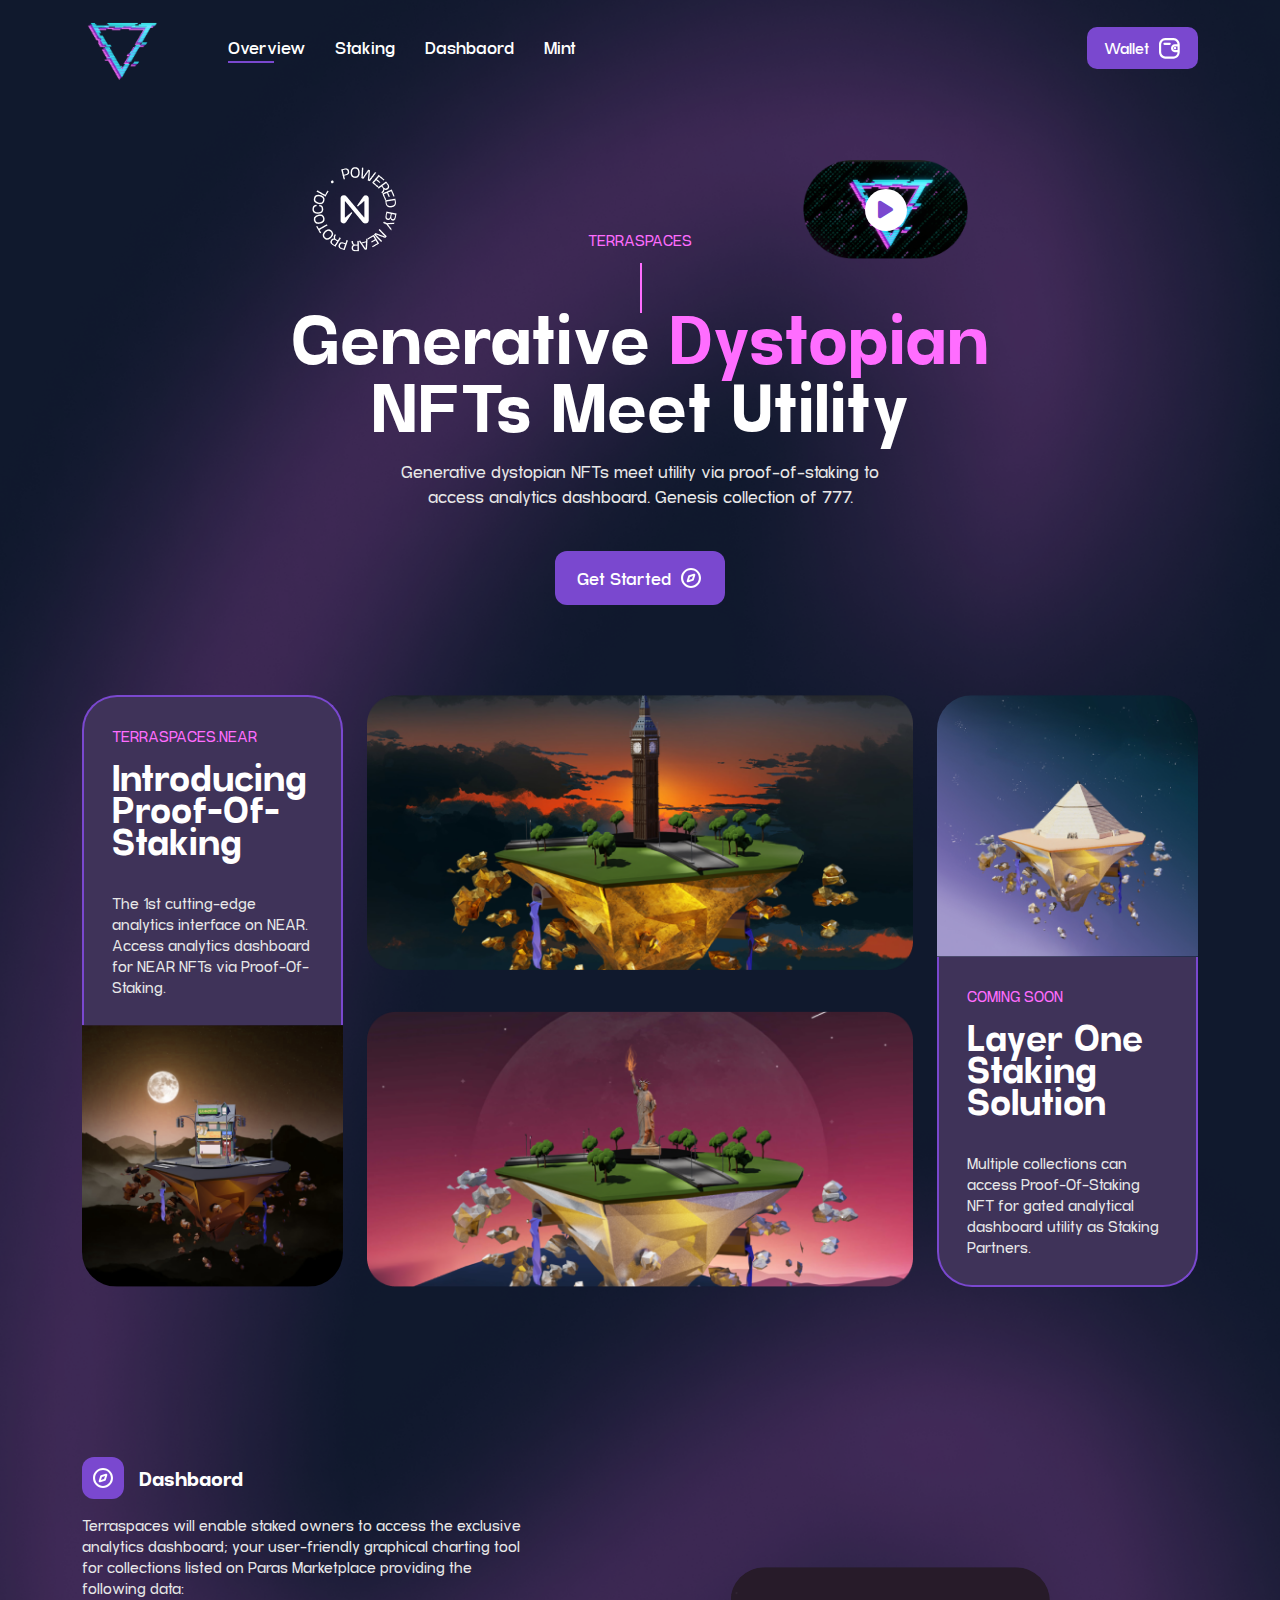
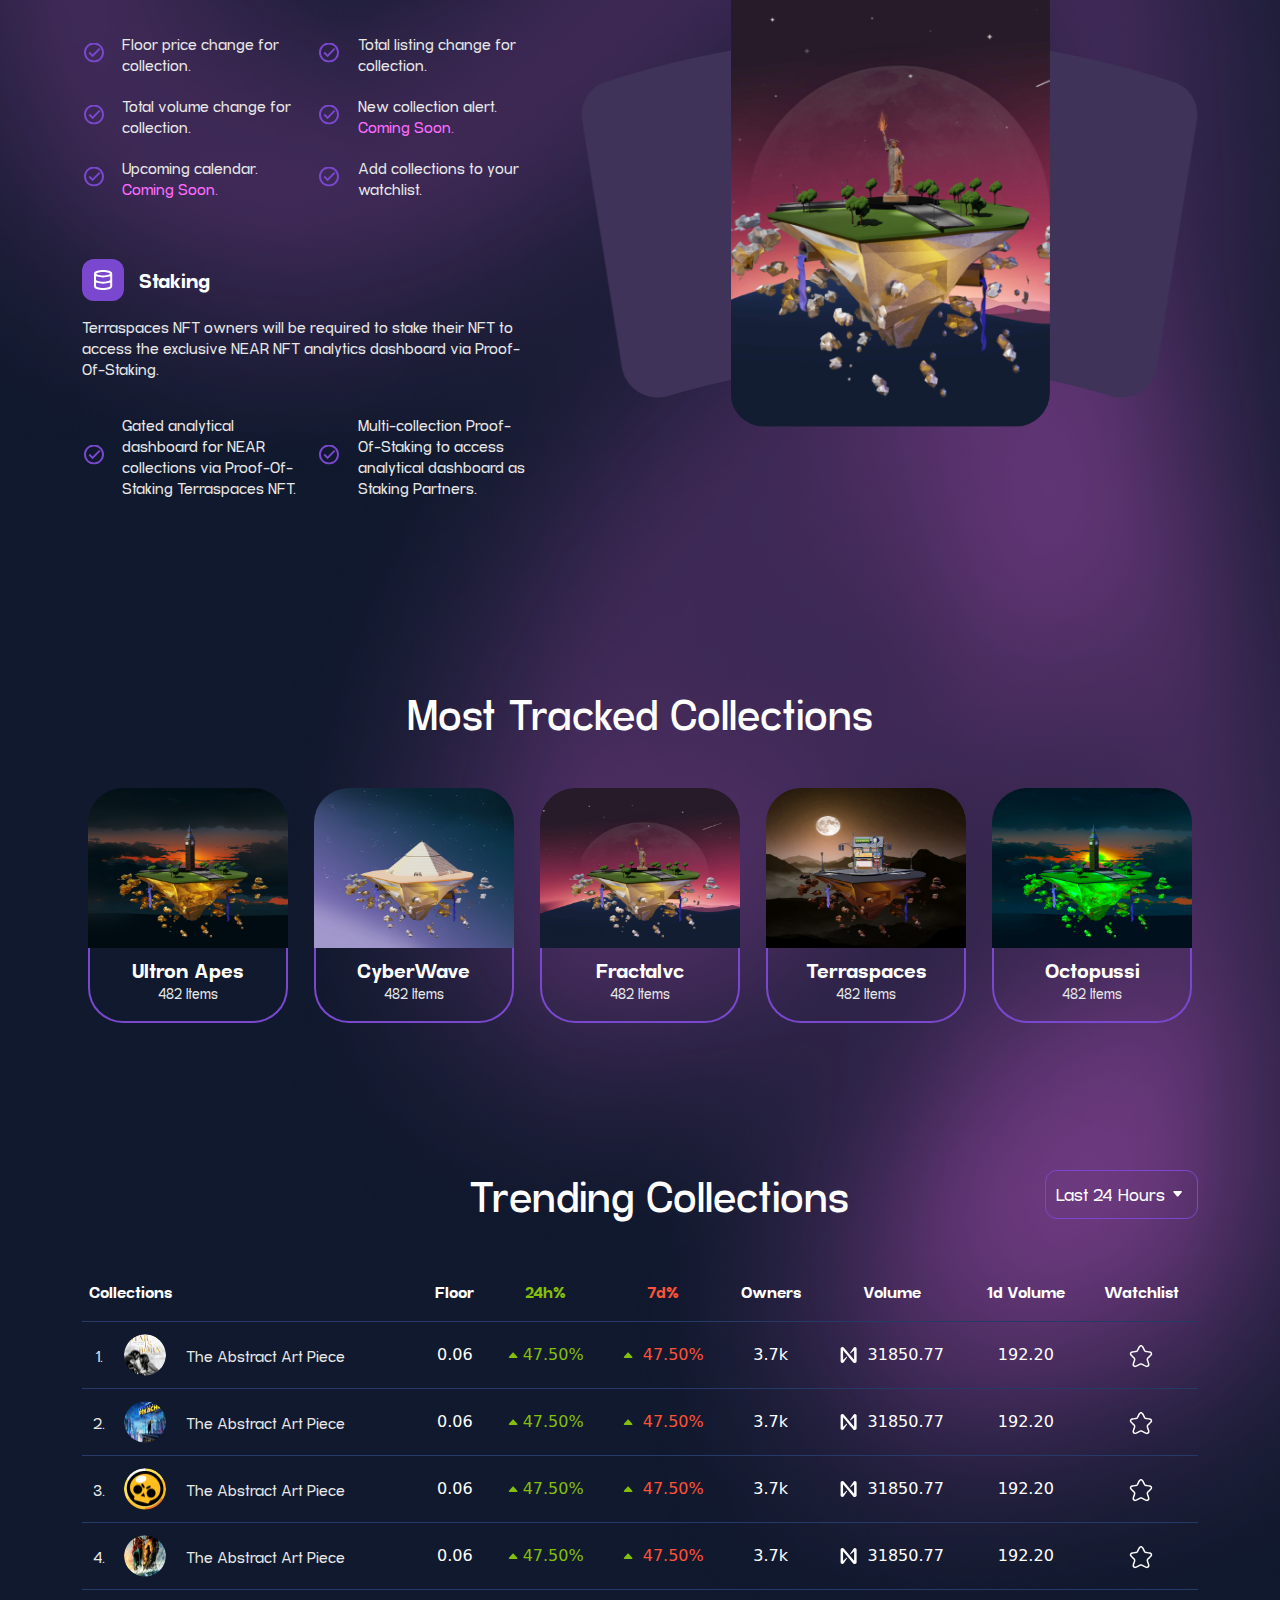
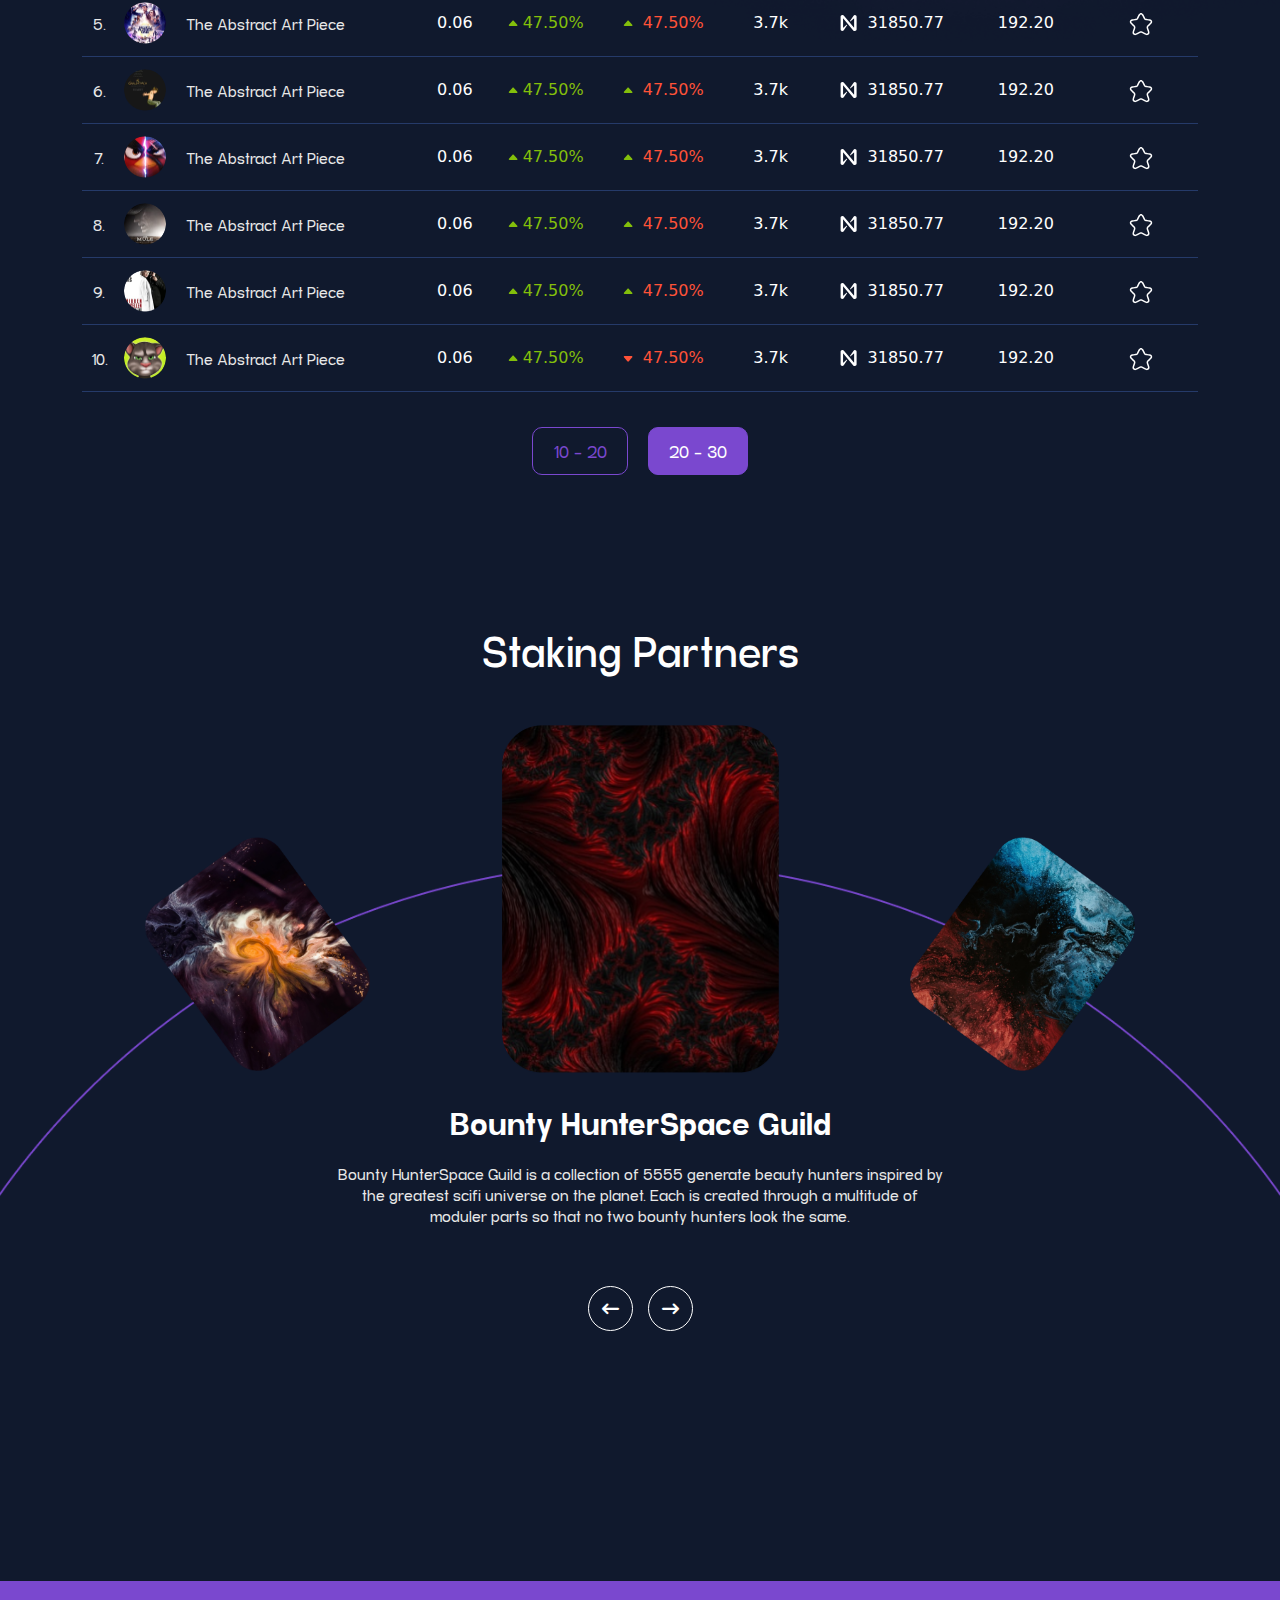
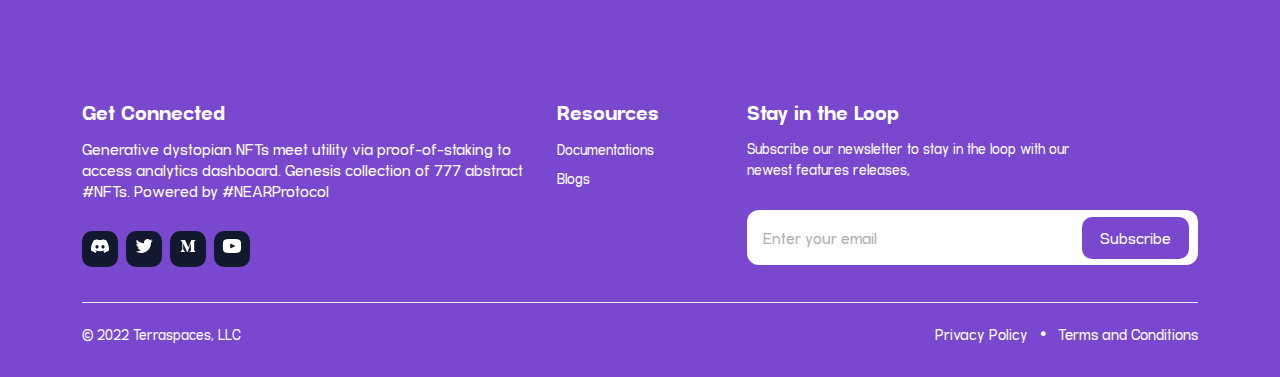
<file: index.html>
<!doctype html>
<html class="no-js" lang="en">

<head>
    <meta charset="utf-8">
    <meta http-equiv="x-ua-compatible" content="ie=edge">
    <title>Terraspaces</title>
    <meta name="description" content="research">
    <meta name="viewport" content="width=device-width, initial-scale=1">
    <link rel="shortcut icon" href="favicon.ico" type="image/x-icon" />
    <!--=== fontawesome-free-5.15.2 ===-->
    <link rel="stylesheet" href="assets/css/all.min.css">
    <!--=== Bootstrap 5 ===-->
    <link rel="stylesheet" href="assets/css/bootstrap.min.css">
    <!--=== Owl carousel 2.3.4===-->
    <link rel="stylesheet" href="assets/css/owl.carousel.min.css">
    <link rel="stylesheet" href="assets/css/owl.theme.default.min.css">
    <!--=== Magnific PopUp ===-->
    <link rel="stylesheet" href="assets/css/magnific-popup.min.css">
    <!--=== Main Css ===-->
    <link rel="stylesheet" href="assets/css/default.css">
    <!--=== Style & Responsive  Css ===-->
    <link rel="stylesheet" href="assets/css/style.css">
    <!--=== Responsive Css ===-->
    <link rel="stylesheet" href="assets/css/responsive.css">

</head>

<body>
    <header id="header" class="hedaer-abs">
        <div class="header-area">
            <nav class="navbar navbar-expand-md">
                <div class="container">
                    <a class="navbar-brand logo" href="index.html">
                        <img src="assets/img/logo/logo.png" alt="logo" loading="lazy">
                    </a>
                    <div class="d-flex align-items-center">
                        <div class="d-block d-md-none login-b ">
                            <a href="javascript:void(0)" class="cmn-btn">
                                <span> Wallet</span>
                                <img src="assets/img/icons/Wallet1.svg" alt="wallet">
                            </a>
                        </div>
                        <button class="navbar-toggler" type="button" data-bs-toggle="collapse" data-bs-target="#navbarSupportedContent" aria-controls="navbarSupportedContent" aria-expanded="false" aria-label="Toggle navigation">
                            <i class="fas fa-bars"></i>
                            <i class="fas fa-times"></i>
                        </button>
                    </div>





                    <div class="collapse navbar-collapse" id="navbarSupportedContent">
                        <ul class="navbar-nav">
                            <li class="nav-item">
                                <a class="nav-link active" aria-current="page" href="index.html">Overview</a>
                            </li>
                            <li class="nav-item">
                                <a class="nav-link" href="staking.html">Staking</a>
                            </li>
                            <li class="nav-item">
                                <a class="nav-link" href="dashboard.html">Dashbaord</a>
                            </li>


                            <li class="nav-item">
                                <a class="nav-link" href="mint.html">Mint</a>
                            </li>

                        </ul>

                    </div>

                    <div class="d-none d-md-block  ms-auto">
                        <a href="javascript:void(0)" class="cmn-btn">
                            <span> Wallet</span>
                            <img src="assets/img/icons/Wallet1.svg" alt="wallet">
                        </a>
                    </div>

                </div>
            </nav>
        </div>

    </header>


    <main class="home-page pt-160">
        <div class="home-vect-abs v-top">
            <img src="assets/img/vector/home-t.png" alt="home" loading="lazy">
        </div>
        <div class="hero-area">
            <div class="container">
                <div class="row justify-content-center align-items-center text-center">
                    <div class="col-xl-8 col-lg-11 col-md-12">
                        <div class="powered-icon">
                            <img src="assets/img/logo/powered.png" alt="powerded">
                            <div class="position-relative">
                                <div class="popup-videos">
                                    <img src="assets/img/icons/video-i.png" alt="video" loading="lazy">
                                    <div class="video-p">
                                        <a class="videos-icon" href="https://www.youtube.com/watch?v=Fzu_gMLk55A">
                                            <i class="fas fa-play"></i>
                                        </a>
                                    </div>

                                </div>
                            </div>
                        </div>
                        <div class="hero-description">
                            <div class="hero-subs-t">
                                <span class="t-16 p1-c text-uppercase">Terraspaces</span>
                            </div>
                            <div class="hero-title">
                                <h1>Generative <span class="p1-c ">Dystopian </span> <br> NFTs meet utility</h1>
                            </div>
                            <div class="hero-d-p">
                                <p class="t-18 neutral-c">
                                    Generative dystopian NFTs meet utility via proof-of-staking to <br>access analytics dashboard. Genesis collection of 777.
                                </p>
                            </div>

                            <div class="get-button d-inline-block">
                                <a href="javascript:void(0)" class="cmn-btn f-18 redius-12">
                                    <span> Get Started</span>
                                    <img src="assets/img/icons/Explore.svg" alt="get">
                                </a>
                            </div>
                        </div>
                    </div>
                </div>
            </div>
        </div>
        <!-- hero-area end -->

        <div class="terraspace-wrapper">
            <div class="container">
                <div class="row">
                    <div class="col-md-6 col-lg-4 col-xl-3 mb-20">
                        <div class="t-single-wrapper">
                            <div class="t-single-description radius-35 radius-b-l-r border-bottom-0">
                                <p class="p1-c t-16 text-uppercase"> Terraspaces.Near</p>
                                <h2 class="t-36">Introducing Proof-Of-Staking</h2>
                                <p class="neutral-c t-16">The 1st cutting-edge analytics interface on NEAR. Access analytics dashboard for NEAR NFTs via Proof-Of-Staking.</p>
                            </div>
                            <div class="t-single-img">
                                <img class="radius-35 radius-t-l-r" src="assets/img/home/terra3.png" alt="terra3" loading="lazy">
                            </div>
                        </div>
                    </div>
                    <div class="col-md-6 col-lg-4 col-xl-6 mb-20">
                        <div class="t-middle-wrapper">
                            <div class="t-middle-img radius-35">
                                <img src="assets/img/home/terra1.png" alt="terra3">
                            </div>
                            <div class="t-middle-img radius-35">
                                <img src="assets/img/home/terra2.png" alt="terra3">
                            </div>

                        </div>
                    </div>
                    <div class="col-md-6 col-lg-4 col-xl-3 mb-20">
                        <div class="t-single-wrapper ">
                            <div class="t-single-img">
                                <img class="radius-35 radius-b-l-r" src="assets/img/home/terra4.png" alt="terra4" loading="lazy">
                            </div>
                            <div class="t-single-description radius-35 radius-t-l-r border-top-0">
                                <p class="p1-c t-16 text-uppercase"> Coming Soon</p>
                                <h2 class="t-36">Layer One Staking Solution</h2>
                                <p class="neutral-c t-16">Multiple collections can access Proof-Of-Staking NFT for gated analytical dashboard utility as Staking Partners.</p>
                            </div>

                        </div>
                    </div>
                </div>
            </div>
        </div>
        <!-- terraspace-wrapper end-->


        <div class="dasboard-wrapper sec-padding-top">
            <div class="container">
                <div class="row">
                    <div class="col-lg-6 col-xl-5 d-flex align-items-center justify-content-center mb-20">
                        <div>
                            <div class="dash-des">
                                <div class="flex-d">
                                    <div class="icons-f">
                                        <img src="assets/img/icons/Explore.svg" alt="get-icons">
                                    </div>
                                    <h5 class="t-20 white-c">Dashbaord</h5>
                                </div>
                                <div class="dash-info pt-15 pb-15">
                                    <p class="t-16 neutral-c">
                                        Terraspaces will enable staked owners to access the exclusive analytics dashboard; your user-friendly graphical charting tool for collections listed on Paras Marketplace providing the following data:
                                    </p>
                                </div>
                                <div class="d-grid-2 before-srarting-img">
                                    <ul>
                                        <li>
                                            Floor price change for collection.
                                        </li>

                                        <li>
                                            Total volume change for collection.
                                        </li>
                                        <li>
                                            Upcoming calendar. <span class="p1-c"> Coming Soon.</span>
                                        </li>
                                    </ul>
                                    <ul>
                                        <li>
                                            Total listing change for collection.
                                        </li>
                                        <li>
                                            New collection alert. <span class="p1-c"> Coming Soon.</span>
                                        </li>
                                        <li>
                                            Add collections to your watchlist.
                                        </li>

                                    </ul>
                                </div>
                            </div>
                            <div class="dash-des staking mt-40">
                                <div class="flex-d">
                                    <div class="icons-f">
                                        <img src="assets/img/icons/server.svg" alt="server">
                                    </div>
                                    <h5 class="t-20 white-c">Staking</h5>
                                </div>
                                <div class="dash-info pt-15 pb-15">
                                    <p class="t-16 neutral-c">
                                        Terraspaces NFT owners will be required to stake their NFT to access the exclusive NEAR NFT analytics dashboard via Proof-Of-Staking.
                                    </p>
                                </div>
                                <div class="d-grid-2 before-srarting-img">
                                    <ul>

                                        <li>
                                            Gated analytical dashboard for NEAR collections via Proof-Of-Staking Terraspaces NFT.
                                        </li>
                                    </ul>
                                    <ul>
                                        <li>
                                            Multi-collection Proof-Of-Staking to access analytical dashboard as Staking Partners.
                                        </li>

                                    </ul>
                                </div>
                            </div>
                        </div>

                    </div>
                    <div class="col-lg-6 col-xl-7  m-auto">
                        <div class="ps-xl-4 p-0">
                            <div class="stak-img text-center">
                                <img src="assets/img/home/terra5.png" alt="terra5" loading="lazy">
                                <div class="stak-img-abs">
                                    <img src="assets/img/vector/vector2.png" alt="Vector" loading="lazy">
                                </div>
                            </div>

                        </div>

                    </div>
                </div>
            </div>
        </div>
        <!-- dasboard-wrapper end-->
        <div class="collecton-wrapper sec-padding-top">
            <div class="container">
                <div class="col-md-12">
                    <div class="sec-t text-center">
                        <h2 class="section-heading">
                            Most Tracked Collections
                        </h2>
                    </div>
                    <div class="tracker-wrapper  cont-top-space">
                        <div class="d-grid-5">
                            <div class="single-tracker ">
                                <a href="#">
                                    <div class="t-single-img">
                                        <img class="radius-35 radius-b-l-r" src="assets/img/home/collection1.png" alt="collection1" loading="lazy">
                                    </div>
                                    <div class="t-single-description radius-35 radius-t-l-r border-top-0">
                                        <h5 class="white-c t-20 text-capitalize">
                                            Ultron Apes
                                        </h5>
                                        <p class="neutral-c t-14 pt-1">
                                            482 Items
                                        </p>
                                    </div>
                                </a>

                            </div>
                            <div class="single-tracker ">
                                <a href="#">
                                    <div class="t-single-img">
                                        <img class="radius-35 radius-b-l-r" src="assets/img/home/collection2.png" alt="collection1" loading="lazy">
                                    </div>
                                    <div class="t-single-description radius-35 radius-t-l-r border-top-0">
                                        <h5 class="white-c t-20 text-capitalize">
                                            CyberWave
                                        </h5>
                                        <p class="neutral-c t-14 pt-1">
                                            482 Items
                                        </p>
                                    </div>
                                </a>

                            </div>
                            <div class="single-tracker ">
                                <a href="#">
                                    <div class="t-single-img">
                                        <img class="radius-35 radius-b-l-r" src="assets/img/home/collection3.png" alt="collection1" loading="lazy">
                                    </div>
                                    <div class="t-single-description radius-35 radius-t-l-r border-top-0">
                                        <h5 class="white-c t-20 text-capitalize">
                                            Fractalvc
                                        </h5>
                                        <p class="neutral-c t-14 pt-1">
                                            482 Items
                                        </p>
                                    </div>
                                </a>

                            </div>
                            <div class="single-tracker ">
                                <a href="#">
                                    <div class="t-single-img">
                                        <img class="radius-35 radius-b-l-r" src="assets/img/home/collection4.png" alt="collection1" loading="lazy">
                                    </div>
                                    <div class="t-single-description radius-35 radius-t-l-r border-top-0">
                                        <h5 class="white-c t-20 text-capitalize">
                                            Terraspaces
                                        </h5>
                                        <p class="neutral-c t-14 pt-1">
                                            482 Items
                                        </p>
                                    </div>
                                </a>

                            </div>
                            <div class="single-tracker ">
                                <a href="#">
                                    <div class="t-single-img">
                                        <img class="radius-35 radius-b-l-r" src="assets/img/home/collection5.png" alt="collection1" loading="lazy">
                                    </div>
                                    <div class="t-single-description radius-35 radius-t-l-r border-top-0">
                                        <h5 class="white-c t-20 text-capitalize">
                                            Octopussi
                                        </h5>
                                        <p class="neutral-c t-14 pt-1">
                                            482 Items
                                        </p>
                                    </div>
                                </a>

                            </div>
                        </div>
                    </div>
                </div>
            </div>
        </div>
        <!-- dasboard-wrapper end-->
        <div class="tranding-wrapper sec-padding-top">
            <div class="container">
                <div class="row justify-content-end align-items-center">
                    <div class="col-md-12 col-lg-10">
                        <div class="sec-t text-center">
                            <h2 class="section-heading">
                                Trending Collections
                            </h2>
                            <div class="track-select f-right ">
                                <div class="dropdown">
                                    <button class="btn  dropdown-toggle" type="button" id="dropdownMenuButton1" data-bs-toggle="dropdown" aria-expanded="false">
                                      Last 24 Hours 
                                      <img src="assets/img/icons/down-c.svg" alt="down-c">
                                    </button>
                                    <ul class="dropdown-menu" aria-labelledby="dropdownMenuButton1">
                                        <li><a class="dropdown-item" href="#"> Last 24 Hours</a></li>
                                        <li><a class="dropdown-item" href="#"> Last 7 Days</a></li>
                                        <li><a class="dropdown-item" href="#"> Last 30 Days</a></li>
                                    </ul>
                                </div>

                            </div>
                        </div>
                    </div>
                </div>
                <div class="col-md-12 cont-top-space">
                    <div class="tranding-table">
                        <div class="table-responsive-lg">
                            <table class="table">
                                <thead>
                                    <tr>
                                        <th scope="col" class="text-left">
                                            <h5>Collections</h5>
                                        </th>
                                        <th scope="col">
                                            <h5>Floor</h5>
                                        </th>
                                        <th scope="col">
                                            <h5>
                                                <span class="success-c"> 24h%</span>
                                            </h5>
                                        </th>
                                        <th scope="col">
                                            <h5> <span class="danger-c">7d% </span></h5>
                                        </th>
                                        <th scope="col">
                                            <h5>Owners</h5>
                                        </th>
                                        <th scope="col">
                                            <h5>Volume</h5>
                                        </th>
                                        <th scope="col">
                                            <h5>1d Volume</h5>
                                        </th>
                                        <th scope="col">
                                            <h5>Watchlist</h5>
                                        </th>
                                    </tr>
                                </thead>
                                <tbody>
                                    <tr>
                                        <td>
                                            <div class="table-f flex-d">
                                                <span>1. </span>
                                                <div class="flex-d">
                                                    <img src="assets/img/icons/abstract1.png" alt="abstract1">
                                                    <p>The Abstract Art Piece</p>

                                                </div>
                                            </div>
                                        </td>
                                        <td>0.06</td>
                                        <td> <span class="success-c"> <img src="assets/img/icons/ca-up.svg" alt="up">47.50% </span></td>
                                        <td> <span class="danger-c"> <img src="assets/img/icons/ca-up.svg" alt="down"> 47.50% </span></td>
                                        <td>3.7k</td>
                                        <td>
                                            <img src="assets/img/icons/volume.svg" alt="volume"> 31850.77
                                        </td>
                                        <td>192.20</td>
                                        <td>

                                            <button type="button" class="star-btn"></button>
                                        </td>
                                    </tr>
                                    <!-- tr end -->
                                    <tr>
                                        <td>
                                            <div class="table-f flex-d">
                                                <span>2. </span>
                                                <div class="flex-d">
                                                    <img src="assets/img/icons/abstract2.png" alt="abstract1">
                                                    <p>The Abstract Art Piece</p>

                                                </div>
                                            </div>
                                        </td>
                                        <td>0.06</td>
                                        <td> <span class="success-c"> <img src="assets/img/icons/ca-up.svg" alt="up">47.50% </span></td>
                                        <td> <span class="danger-c"> <img src="assets/img/icons/ca-up.svg" alt="down"> 47.50% </span></td>
                                        <td>3.7k</td>
                                        <td>
                                            <img src="assets/img/icons/volume.svg" alt="volume"> 31850.77
                                        </td>
                                        <td>192.20</td>
                                        <td>
                                            <button type="button" class="star-btn"></button>
                                        </td>
                                    </tr>
                                    <!-- tr end -->
                                    <tr>
                                        <td>
                                            <div class="table-f flex-d">
                                                <span>3. </span>
                                                <div class="flex-d">
                                                    <img src="assets/img/icons/abstract3.png" alt="abstract1">
                                                    <p>The Abstract Art Piece</p>

                                                </div>
                                            </div>
                                        </td>
                                        <td>0.06</td>
                                        <td> <span class="success-c"> <img src="assets/img/icons/ca-up.svg" alt="up">47.50% </span></td>
                                        <td> <span class="danger-c"> <img src="assets/img/icons/ca-up.svg" alt="down"> 47.50% </span></td>
                                        <td>3.7k</td>
                                        <td>
                                            <img src="assets/img/icons/volume.svg" alt="volume"> 31850.77
                                        </td>
                                        <td>192.20</td>
                                        <td>
                                            <button type="button" class="star-btn"></button>
                                        </td>
                                    </tr>
                                    <!-- tr end -->
                                    <tr>
                                        <td>
                                            <div class="table-f flex-d">
                                                <span>4. </span>
                                                <div class="flex-d">
                                                    <img src="assets/img/icons/abstract4.png" alt="abstract1">
                                                    <p>The Abstract Art Piece</p>

                                                </div>
                                            </div>
                                        </td>
                                        <td>0.06</td>
                                        <td> <span class="success-c"> <img src="assets/img/icons/ca-up.svg" alt="up">47.50% </span></td>
                                        <td> <span class="danger-c"> <img src="assets/img/icons/ca-up.svg" alt="down"> 47.50% </span></td>
                                        <td>3.7k</td>
                                        <td>
                                            <img src="assets/img/icons/volume.svg" alt="volume"> 31850.77
                                        </td>
                                        <td>192.20</td>
                                        <td>
                                            <button type="button" class="star-btn"></button>
                                        </td>
                                    </tr>
                                    <!-- tr end -->
                                    <tr>
                                        <td>
                                            <div class="table-f flex-d">
                                                <span>5. </span>
                                                <div class="flex-d">
                                                    <img src="assets/img/icons/abstract5.png" alt="abstract1">
                                                    <p>The Abstract Art Piece</p>

                                                </div>
                                            </div>
                                        </td>
                                        <td>0.06</td>
                                        <td> <span class="success-c"> <img src="assets/img/icons/ca-up.svg" alt="up">47.50% </span></td>
                                        <td> <span class="danger-c"> <img src="assets/img/icons/ca-up.svg" alt="down"> 47.50% </span></td>
                                        <td>3.7k</td>
                                        <td>
                                            <img src="assets/img/icons/volume.svg" alt="volume"> 31850.77
                                        </td>
                                        <td>192.20</td>
                                        <td>
                                            <button type="button" class="star-btn"></button>
                                        </td>
                                    </tr>
                                    <!-- tr end -->
                                    <tr>
                                        <td>
                                            <div class="table-f flex-d">
                                                <span>6. </span>
                                                <div class="flex-d">
                                                    <img src="assets/img/icons/abstract6.png" alt="abstract1">
                                                    <p>The Abstract Art Piece</p>

                                                </div>
                                            </div>
                                        </td>
                                        <td>0.06</td>
                                        <td> <span class="success-c"> <img src="assets/img/icons/ca-up.svg" alt="up">47.50% </span></td>
                                        <td> <span class="danger-c"> <img src="assets/img/icons/ca-up.svg" alt="down"> 47.50% </span></td>
                                        <td>3.7k</td>
                                        <td>
                                            <img src="assets/img/icons/volume.svg" alt="volume"> 31850.77
                                        </td>
                                        <td>192.20</td>
                                        <td>
                                            <button type="button" class="star-btn"></button>
                                        </td>
                                    </tr>
                                    <!-- tr end -->
                                    <tr>
                                        <td>
                                            <div class="table-f flex-d">
                                                <span>7. </span>
                                                <div class="flex-d">
                                                    <img src="assets/img/icons/abstract7.png" alt="abstract1">
                                                    <p>The Abstract Art Piece</p>

                                                </div>
                                            </div>
                                        </td>
                                        <td>0.06</td>
                                        <td> <span class="success-c"> <img src="assets/img/icons/ca-up.svg" alt="up">47.50% </span></td>
                                        <td> <span class="danger-c"> <img src="assets/img/icons/ca-up.svg" alt="down"> 47.50% </span></td>
                                        <td>3.7k</td>
                                        <td>
                                            <img src="assets/img/icons/volume.svg" alt="volume"> 31850.77
                                        </td>
                                        <td>192.20</td>
                                        <td>
                                            <button type="button" class="star-btn"></button>
                                        </td>
                                    </tr>
                                    <!-- tr end -->
                                    <tr>
                                        <td>
                                            <div class="table-f flex-d">
                                                <span>8. </span>
                                                <div class="flex-d">
                                                    <img src="assets/img/icons/abstract8.png" alt="abstract1">
                                                    <p>The Abstract Art Piece</p>

                                                </div>
                                            </div>
                                        </td>
                                        <td>0.06</td>
                                        <td> <span class="success-c"> <img src="assets/img/icons/ca-up.svg" alt="up">47.50% </span></td>
                                        <td> <span class="danger-c"> <img src="assets/img/icons/ca-up.svg" alt="down"> 47.50% </span></td>
                                        <td>3.7k</td>
                                        <td>
                                            <img src="assets/img/icons/volume.svg" alt="volume"> 31850.77
                                        </td>
                                        <td>192.20</td>
                                        <td>
                                            <button type="button" class="star-btn"></button>
                                        </td>
                                    </tr>
                                    <!-- tr end -->
                                    <tr>
                                        <td>
                                            <div class="table-f flex-d">
                                                <span>9. </span>
                                                <div class="flex-d">
                                                    <img src="assets/img/icons/abstract9.png" alt="abstract1">
                                                    <p>The Abstract Art Piece</p>

                                                </div>
                                            </div>
                                        </td>
                                        <td>0.06</td>
                                        <td> <span class="success-c"> <img src="assets/img/icons/ca-up.svg" alt="up">47.50% </span></td>
                                        <td> <span class="danger-c"> <img src="assets/img/icons/ca-up.svg" alt="down"> 47.50% </span></td>
                                        <td>3.7k</td>
                                        <td>
                                            <img src="assets/img/icons/volume.svg" alt="volume"> 31850.77
                                        </td>
                                        <td>192.20</td>
                                        <td>
                                            <button type="button" class="star-btn"></button>
                                        </td>
                                    </tr>
                                    <!-- tr end -->
                                    <tr>
                                        <td>
                                            <div class="table-f flex-d">
                                                <span>10. </span>
                                                <div class="flex-d">
                                                    <img src="assets/img/icons/abstract10.png" alt="abstract1">
                                                    <p>The Abstract Art Piece</p>

                                                </div>
                                            </div>
                                        </td>
                                        <td>0.06</td>
                                        <td> <span class="success-c"> <img src="assets/img/icons/ca-up.svg" alt="up">47.50% </span></td>
                                        <td> <span class="danger-c"> <img src="assets/img/icons/ca-down.svg" alt="down"> 47.50% </span></td>
                                        <td>3.7k</td>
                                        <td>
                                            <img src="assets/img/icons/volume.svg" alt="volume"> 31850.77
                                        </td>
                                        <td>192.20</td>
                                        <td>

                                            <button type="button" class="star-btn"></button>
                                        </td>
                                    </tr>
                                    <!-- tr end -->

                                </tbody>
                            </table>
                        </div>
                        <div class="text-center">
                            <div class="range-btn d-flex justify-content-center">
                                <button type="button" class="btn  h-48 cmn-bor-btn  btn-1  border-p2 p2-c ">10 - 20</button>
                                <button type="button" class="btn  h-48 cmn-bor-btn  btn-2 active  border-p2 p2-c  ml-20">20 - 30</button>
                            </div>
                        </div>

                    </div>
                </div>
            </div>
        </div>
        <!-- trending-wrapper end-->
        <div class="partner-wrapper sec-padding-top">
            <div class="container">
                <div class="col-md-12">
                    <div class="sec-t text-center">
                        <h2 class="section-heading">
                            Staking Partners
                        </h2>
                    </div>
                    <div class="partner-slider-wrapper position-relative text-center cont-top-space">
                        <div class="partner-carousel position-relative">
                            <div class="partner-single">
                                <a href="#" class="image-3">
                                    <img class="" src="assets/img/slider/partner3.png" alt="partner1">
                                </a>

                            </div>
                            <div class="partner-single">
                                <a href="#" class="image-2"> <img class="" src="assets/img/slider/partner1.png" alt="partner1"></a>
                            </div>
                            <div class="partner-single">
                                <a href="#" class="image-1">
                                    <img class="" src="assets/img/slider/partner2.png" alt="partner1">
                                </a>
                            </div>


                        </div>
                        <div class="row justify-content-center g-0">
                            <div class="col-xl-7 col-lg-9 col-md-11 text-center">
                                <div class="partnet-s-title">
                                    <h3 class="t-30 white-c">
                                        Bounty HunterSpace Guild
                                    </h3>
                                    <p class="t-16 neutral-c">
                                        Bounty HunterSpace Guild is a collection of 5555 generate beauty hunters inspired by <br>the greatest scifi universe on the planet. Each is created through a multitude of <br>moduler parts so that no two bounty
                                        hunters look the same.
                                    </p>
                                </div>
                                <div class="button-nav d-flex justify-content-center">
                                    <button type="button" class="button-prev mr-15">
                                        <i class="fa-solid fa-arrow-left-long"></i>
                                    </button>
                                    <button type="button" class="button-next">
                                        <i class="fa-solid fa-arrow-right-long"></i>
                                    </button>
                                </div>
                            </div>
                        </div>

                    </div>
                </div>
            </div>
            <div class="h-circle">
                <img src="assets/img/vector/h-circle.png" alt="">
            </div>
        </div>
        <!-- dasboard-wrapper end-->
        <!-- dasboard-wrapper end-->

        <div class="home-vect-abs v-bottom">
            <img src="assets/img/vector/home-b.png" alt="home" loading="lazy">
        </div>
    </main>

    <footer class="footer-wrapper">
        <div class="container">
            <div class="footer-top">
                <div class="row">
                    <div class="col-md-5 col-lg-5">
                        <div class="g-connected">
                            <div class="f-title pb-15">
                                <h3>Get Connected</h3>
                            </div>
                            <div class="f-paragraph">
                                <p>Generative dystopian NFTs meet utility via proof-of-staking to access analytics dashboard. Genesis collection of 777 abstract #NFTs. Powered by #NEARProtocol</p>
                            </div>

                            <div class="f-social-link">
                                <ul>

                                    <li>
                                        <a href="#">
                                            <svg width="18" height="18" viewBox="0 0 18 18" fill="none" xmlns="http://www.w3.org/2000/svg">
                                                <g clip-path="url(#clip0_716_888)">
                                                <path d="M15.2376 3.36898C14.0901 2.85148 12.8601 2.46898 11.5739 2.25148C11.5624 2.24928 11.5506 2.2507 11.5399 2.25554C11.5293 2.26037 11.5205 2.26839 11.5146 2.27848C11.3571 2.55523 11.1816 2.91598 11.0586 3.20098C9.69444 2.99716 8.30755 2.99716 6.94337 3.20098C6.80637 2.88513 6.65188 2.57715 6.48062 2.27848C6.47482 2.26827 6.46603 2.26007 6.45545 2.25498C6.44486 2.24988 6.43297 2.24814 6.42137 2.24998C5.13587 2.46748 3.90587 2.84998 2.75762 3.36823C2.74774 3.37237 2.73937 3.37944 2.73362 3.38848C0.399622 6.81973 -0.240128 10.1662 0.0741222 13.4707C0.0749966 13.4788 0.0775088 13.4867 0.0815059 13.4937C0.0855029 13.5008 0.0909012 13.507 0.0973722 13.512C1.45967 14.5038 2.97912 15.2593 4.59212 15.747C4.60337 15.7504 4.61539 15.7504 4.62663 15.747C4.63787 15.7435 4.6478 15.7367 4.65512 15.7275C5.00222 15.2633 5.3098 14.7708 5.57462 14.2552C5.5783 14.2482 5.58042 14.2404 5.58083 14.2325C5.58125 14.2245 5.57996 14.2166 5.57704 14.2092C5.57413 14.2018 5.56966 14.1951 5.56393 14.1896C5.55821 14.1841 5.55137 14.1799 5.54387 14.1772C5.05938 13.9948 4.58994 13.7746 4.13987 13.5187C4.13178 13.5141 4.12497 13.5076 4.12004 13.4997C4.11511 13.4918 4.11222 13.4828 4.11162 13.4735C4.11103 13.4642 4.11275 13.4549 4.11663 13.4464C4.12052 13.438 4.12644 13.4306 4.13387 13.425C4.22837 13.3552 4.32287 13.2825 4.41287 13.2097C4.42097 13.2032 4.43073 13.199 4.44106 13.1977C4.45139 13.1964 4.46188 13.1979 4.47137 13.2022C7.41662 14.5252 10.6064 14.5252 13.5171 13.2022C13.5266 13.1977 13.5372 13.1959 13.5477 13.1971C13.5582 13.1983 13.5681 13.2024 13.5764 13.209C13.6664 13.2825 13.7601 13.3552 13.8554 13.425C13.8629 13.4305 13.8689 13.4377 13.8729 13.4461C13.8769 13.4545 13.8788 13.4638 13.8783 13.4731C13.8779 13.4824 13.8751 13.4914 13.8704 13.4994C13.8656 13.5073 13.8589 13.514 13.8509 13.5187C13.4024 13.7767 12.9359 13.995 12.4461 14.1765C12.4386 14.1792 12.4317 14.1835 12.426 14.1891C12.4203 14.1947 12.4158 14.2014 12.4129 14.2089C12.41 14.2163 12.4087 14.2243 12.4091 14.2323C12.4096 14.2403 12.4117 14.2481 12.4154 14.2552C12.6854 14.7705 12.9944 15.261 13.3341 15.7267C13.3412 15.7363 13.351 15.7434 13.3623 15.7472C13.3736 15.7509 13.3857 15.7511 13.3971 15.7477C15.0129 15.2615 16.5348 14.5056 17.8986 13.512C17.9053 13.5073 17.9109 13.5013 17.915 13.4943C17.9191 13.4873 17.9217 13.4795 17.9226 13.4715C18.2976 9.65098 17.2941 6.33148 15.2609 3.38998C15.2559 3.38042 15.2476 3.37297 15.2376 3.36898ZM6.01487 11.4585C5.12837 11.4585 4.39712 10.6567 4.39712 9.67348C4.39712 8.68948 5.11412 7.88848 6.01487 7.88848C6.92237 7.88848 7.64687 8.69623 7.63262 9.67348C7.63262 10.6575 6.91562 11.4585 6.01487 11.4585ZM11.9961 11.4585C11.1089 11.4585 10.3784 10.6567 10.3784 9.67348C10.3784 8.68948 11.0946 7.88848 11.9961 7.88848C12.9036 7.88848 13.6281 8.69623 13.6139 9.67348C13.6139 10.6575 12.9044 11.4585 11.9961 11.4585Z" fill="white"/>
                                                </g>
                                                <defs>
                                                <clipPath id="clip0_716_888">
                                                <rect width="18" height="18" fill="white"/>
                                                </clipPath>
                                                </defs>
                                                </svg>
                                        </a>

                                    </li>
                                    <li>
                                        <a href="#">
                                            <svg width="18" height="18" viewBox="0 0 18 18" fill="none" xmlns="http://www.w3.org/2000/svg">
                                                <path d="M17.7321 3.70275C17.1059 3.98025 16.4331 4.16775 15.7259 4.2525C16.4556 3.81584 17.0016 3.1286 17.2619 2.319C16.5763 2.72624 15.8259 3.01289 15.0434 3.1665C14.5172 2.60465 13.8202 2.23224 13.0606 2.1071C12.3011 1.98196 11.5215 2.11109 10.8428 2.47444C10.1642 2.83778 9.62447 3.41502 9.3075 4.11652C8.99054 4.81803 8.91404 5.60456 9.08989 6.354C7.70065 6.28424 6.34161 5.92316 5.10096 5.29417C3.8603 4.66519 2.76577 3.78237 1.88839 2.703C1.58839 3.2205 1.41589 3.8205 1.41589 4.4595C1.41555 5.03474 1.55721 5.60118 1.8283 6.10855C2.09938 6.61591 2.49151 7.04852 2.96989 7.368C2.41509 7.35034 1.87254 7.20043 1.38739 6.93075V6.97575C1.38733 7.78255 1.66641 8.56453 2.17727 9.18899C2.68814 9.81346 3.39932 10.2419 4.19014 10.4017C3.67547 10.541 3.13589 10.5615 2.61214 10.4617C2.83526 11.156 3.26988 11.763 3.85516 12.1979C4.44044 12.6329 5.14707 12.8739 5.87614 12.8872C4.63851 13.8588 3.11005 14.3858 1.53664 14.3835C1.25792 14.3836 0.979444 14.3673 0.702637 14.3347C2.29974 15.3616 4.15889 15.9066 6.05764 15.9045C12.4851 15.9045 15.9989 10.581 15.9989 5.964C15.9989 5.814 15.9951 5.6625 15.9884 5.5125C16.6719 5.01823 17.2618 4.40617 17.7306 3.705L17.7321 3.70275V3.70275Z" fill="white"/>
                                                </svg>

                                        </a>
                                    </li>
                                    <li>
                                        <a href="#">
                                            <svg width="18" height="18" viewBox="0 0 18 18" fill="none" xmlns="http://www.w3.org/2000/svg">
                                                <path d="M3.279 5.448C3.28819 5.3567 3.27588 5.26451 3.24306 5.17882C3.21025 5.09313 3.15783 5.01631 3.09 4.9545L1.689 3.25425V3H6.0375L9.399 10.4287L12.354 3H16.5V3.25425L15.3022 4.41C15.2515 4.44919 15.2123 4.50142 15.189 4.56113C15.1656 4.62083 15.1589 4.68577 15.1695 4.749V13.2495C15.1589 13.3127 15.1656 13.3777 15.189 13.4374C15.2123 13.4971 15.2515 13.5493 15.3022 13.5885L16.4722 14.745V15H10.5893V14.7457L11.8012 13.5607C11.9205 13.4407 11.9205 13.4055 11.9205 13.2225V6.351L8.5515 14.9715H8.097L4.1745 6.351V12.129C4.14225 12.3713 4.2225 12.6165 4.392 12.792L5.96775 14.718V14.9715H1.5V14.718L3.075 12.792C3.15833 12.705 3.22018 12.5998 3.2556 12.4847C3.29102 12.3696 3.29904 12.2478 3.279 12.129V5.448Z" fill="white"/>
                                                </svg>


                                        </a>
                                    </li>
                                    <li>
                                        <a href="#">
                                            <svg width="20" height="14" viewBox="0 0 20 14" fill="none" xmlns="http://www.w3.org/2000/svg">
                                                <path d="M10.0001 0C1.06554 0 0.90918 0.794545 0.90918 7C0.90918 13.2055 1.06554 14 10.0001 14C18.9346 14 19.091 13.2055 19.091 7C19.091 0.794545 18.9346 0 10.0001 0ZM12.9137 7.30364L8.83191 9.20909C8.47463 9.37455 8.18191 9.18909 8.18191 8.79454V5.20545C8.18191 4.81182 8.47463 4.62545 8.83191 4.79091L12.9137 6.69636C13.271 6.86364 13.271 7.13636 12.9137 7.30364Z" fill="white"/>
                                                </svg>


                                        </a>
                                    </li>
                                </ul>
                            </div>


                        </div>
                    </div>
                    <div class="col-md-3 col-lg-2 ">
                        <div class="resources">
                            <div class="f-title pb-15">
                                <h3>Resources</h3>
                            </div>
                            <ul class="res-link">
                                <li>
                                    <a href="#">Documentations</a>
                                </li>
                                <li>
                                    <a href="#">Blogs</a>
                                </li>
                            </ul>
                        </div>
                    </div>
                    <div class="col-md-4 col-lg-5">
                        <div class="f-title pb-15">
                            <h3>Stay in the Loop</h3>
                        </div>
                        <div class="f-newsletter">
                            <p class="t-14">Subscribe our newsletter to stay in the loop with our <br>newest features releases,</p>
                            <div class="f-subscribe">
                                <form method="GET" action="" class="newsletter-form" target="_blank">
                                    <input type="email" name="EMAIL" id="email" placeholder="Enter your email">
                                    <button type="submit" class="cmn-btn">Subscribe</button>
                                </form>
                            </div>
                        </div>


                    </div>
                </div>
            </div>
            <div class="footer-border">
                <hr>
            </div>

            <div class="copyright">
                <div class="llc">
                    <p>© 2022 Terraspaces, LLC</p>
                </div>
                <div class="copy-link">
                    <a href="#">Privacy Policy</a>
                    <span>•</span>
                    <a href="#"> Terms and Conditions</a>
                </div>

            </div>
        </div>
    </footer>

    <!--=== All Plugin ===-->
    <!--============= Jquery-3.6.0 =============-->
    <script src="assets/js/jquery-3.6.0.min.js"></script>
    <!--=== Popper  v2.9.2 js ===-->
    <script src="assets/js/popper.min.js"></script>
    <!--=== Bootstrap 5 js ===-->
    <script src="assets/js/bootstrap.min.js"></script>
    <!--=== owl carousel ===-->
    <script src="assets/js/owl.carousel.min.js"></script>
    <!--=== magnific-popup ===-->
    <script src="assets/js/magnific-popup.min.js"></script>
    <!--=== Main js ===-->
    <script src="assets/js/main.js"></script>

</body>

</html>
</file>
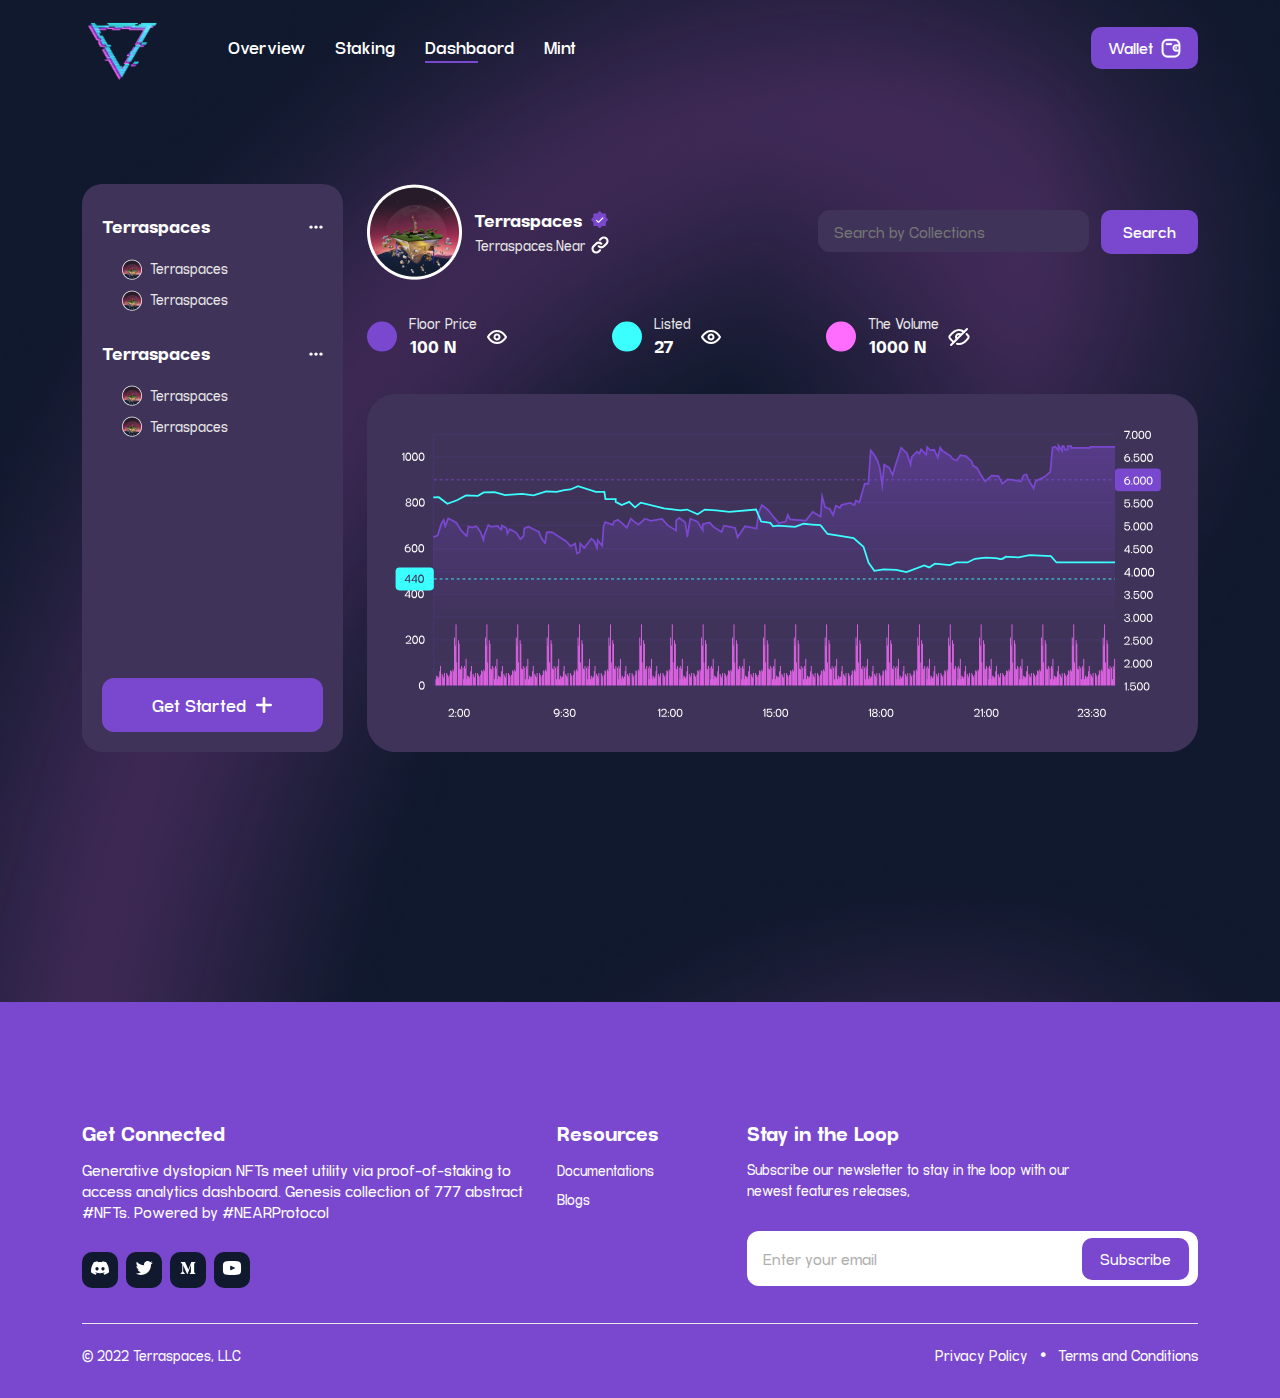
<file: dashboard.html>
<!doctype html>
<html class="no-js" lang="en">

<head>
    <meta charset="utf-8">
    <meta http-equiv="x-ua-compatible" content="ie=edge">
    <title>Terraspaces</title>
    <meta name="description" content="research">
    <meta name="viewport" content="width=device-width, initial-scale=1">
    <link rel="shortcut icon" href="favicon.ico" type="image/x-icon" />
    <!--=== fontawesome-free-5.15.2 ===-->
    <link rel="stylesheet" href="assets/css/all.min.css">
    <!--=== Bootstrap 5 ===-->
    <link rel="stylesheet" href="assets/css/bootstrap.min.css">
    <link rel="stylesheet" href="assets/css/chart.css">
    <!--=== Main Css ===-->
    <link rel="stylesheet" href="assets/css/default.css">
    <!--=== Style & Responsive  Css ===-->
    <link rel="stylesheet" href="assets/css/style.css">
    <!--=== Responsive Css ===-->
    <link rel="stylesheet" href="assets/css/responsive.css">


</head>

<body>


    <header id="header" class="hedaer-abs">
        <div class="header-area">
            <nav class="navbar navbar-expand-md">
                <div class="container">
                    <a class="navbar-brand logo" href="index.html">
                        <img src="assets/img/logo/logo.png" alt="logo" loading="lazy">
                    </a>
                    <div class="d-flex align-items-center">
                        <div class="d-block d-md-none login-b ">
                            <a href="javascript:void(0)" class="cmn-btn">
                                <span> Wallet</span>
                                <img src="assets/img/icons/walllet.svg" width="20" height="20" alt="wallet">
                            </a>
                        </div>
                        <button class="navbar-toggler" type="button" data-bs-toggle="collapse" data-bs-target="#navbarSupportedContent" aria-controls="navbarSupportedContent" aria-expanded="false" aria-label="Toggle navigation">
                          <i class="fas fa-bars"></i>
                          <i class="fas fa-times"></i>
                      </button>
                    </div>

                    <div class="collapse navbar-collapse" id="navbarSupportedContent">
                        <ul class="navbar-nav">
                            <li class="nav-item">
                                <a class="nav-link" href="index.html">Overview</a>
                            </li>
                            <li class="nav-item">
                                <a class="nav-link" href="staking.html">Staking</a>
                            </li>
                            <li class="nav-item">
                                <a class="nav-link active" aria-current="page" href="dashboard.html">Dashbaord</a>
                            </li>
                            <li class="nav-item">
                                <a class="nav-link" href="mint.html">Mint</a>
                            </li>

                        </ul>

                    </div>

                    <div class="d-none d-md-block  ms-auto">
                        <a href="javascript:void(0)" class="cmn-btn">
                            <span> Wallet</span>
                            <img src="assets/img/icons/walllet.svg" width="20" height="20" alt="wallet">
                        </a>
                    </div>

                </div>
            </nav>
        </div>

    </header>


    <main class="dashboard-page position-relative pt-160 fix">
        <div class="vector-abs">
            <img src="assets/img/vector/Vector.png" alt="Vector" loading="lazy">
        </div>
        <div class="dashboard-wrapper">
            <div class="container">
                <div class="row">
                    <div class="col-xl-3 col-lg-4 col-md-4 mb-25">
                        <div class="watchlist-wrapper card-bg">
                            <div class="single-watchlist">
                                <div class="watch-t mb-20 d-flex align-items-center justify-content-between">
                                    <h3 class="t-18-b white-c">
                                        <span>Terraspaces</span>
                                    </h3>
                                    <div class="track-select position-relative d-inline-block">
                                        <div class="dropdown">
                                            <button class="btn p-o border-0 dropdown-toggle" type="button" id="dropdownMenuButton1" data-bs-toggle="dropdown" aria-expanded="true">
                                                <img src="assets/img/icons/dots.svg" alt="">
                                            </button>
                                            <ul class="dropdown-menu" aria-labelledby="dropdownMenuButton1" data-popper-placement="bottom-start" style="position: absolute; inset: 0px auto auto 0px; margin: 0px; transform: translate(0px, 51px);">
                                                <li><a class="dropdown-item" href="#"> Edit Title</a></li>
                                                <li><a class="dropdown-item" href="#"> Duplicate</a></li>
                                            </ul>
                                        </div>

                                    </div>
                                </div>
                                <div class="watch-sub-f pl-20 ">
                                    <div class="watch-subs-t mb-10 d-flex align-items-center">
                                        <img class="mr-8" src="assets/img/dashbaord/stakin.png" alt="stakin ">
                                        <h3 class="t-14 neutral-c  ">
                                            <span>Terraspaces</span>
                                        </h3>
                                    </div>
                                    <div class="watch-subs-t mb-10 d-flex align-items-center">
                                        <img class="mr-8" src="assets/img/dashbaord/stakin.png" alt="stakin ">
                                        <h3 class="t-14 neutral-c ">
                                            <span>Terraspaces</span>
                                        </h3>
                                    </div>
                                </div>

                            </div>
                            <div class="single-watchlist">
                                <div class="watch-t mb-20 d-flex align-items-center justify-content-between">
                                    <h3 class="t-18-b white-c">
                                        <span>Terraspaces</span>
                                    </h3>
                                    <div class="track-select position-relative d-inline-block">
                                        <div class="dropdown">
                                            <button class="btn p-o border-0 dropdown-toggle" type="button" id="dropdownMenuButton1" data-bs-toggle="dropdown" aria-expanded="true">
                                                <img src="assets/img/icons/dots.svg" alt="">
                                            </button>
                                            <ul class="dropdown-menu" aria-labelledby="dropdownMenuButton1" data-popper-placement="bottom-start" style="position: absolute; inset: 0px auto auto 0px; margin: 0px; transform: translate(0px, 51px);">
                                                <li><a class="dropdown-item" href="#"> Edit Title</a></li>
                                                <li><a class="dropdown-item" href="#"> Duplicate</a></li>
                                            </ul>
                                        </div>

                                    </div>
                                </div>
                                <div class="watch-sub-f pl-20 ">
                                    <div class="watch-subs-t mb-10 d-flex align-items-center">
                                        <img class="mr-8" src="assets/img/dashbaord/stakin.png" alt="stakin ">
                                        <h3 class="t-14 neutral-c  ">
                                            <span>Terraspaces</span>
                                        </h3>
                                    </div>
                                    <div class="watch-subs-t mb-10 d-flex align-items-center">
                                        <img class="mr-8" src="assets/img/dashbaord/stakin.png" alt="stakin ">
                                        <h3 class="t-14 neutral-c ">
                                            <span>Terraspaces</span>
                                        </h3>
                                    </div>
                                </div>

                            </div>
                            <div class="watch-btn">
                                <a href="javascript:void(0)" class="cmn-btn f-18 redius-12">
                                    <span> Get Started</span>
                                    <img src="assets/img/icons/plus.svg" alt="plus">
                                </a>
                            </div>
                        </div>
                    </div>
                    <div class="col-xl-9 col-lg-8 col-md-8">
                        <div class="dashboard-t d-lg-flex justify-content-between align-items-center">
                            <div class="d-flex justify-content-center align-items-center ">
                                <div class="dashboard-icon mr-12 ">
                                    <img src="assets/img/dashbaord/stakin-l.png " alt="stakin " loading="lazy ">
                                </div>
                                <div class="hero-description ">
                                    <div class="hero-subs-t d-flex align-items-center justify-content-center ">
                                        <h3 class="t-18-b white-c mr-8 ">
                                            <span>Terraspaces</span>
                                        </h3>
                                        <img src="assets/img/icons/verified.svg " width="20 " height="20 " alt="verified ">
                                    </div>
                                    <div class="pt-1 hero-subs-s-title d-flex align-items-center justify-content-center ">
                                        <p class="t-14 neutral-c mr-4 ">
                                            Terraspaces.Near
                                        </p>
                                        <img src="assets/img/icons/chain.svg " width="20 " height="20 " alt="verified ">
                                    </div>
                                </div>
                            </div>
                            <div class="search-f pt-3 pt-lg-0">
                                <form action=" ">
                                    <div class="d-flex justify-content-center">
                                        <input type="text " name="text " id="text " placeholder="Search by Collections ">
                                        <button type="submit " class="cmn-btn ">Search</button>
                                    </div>

                                </form>

                            </div>

                        </div>
                        <div class="dash-cont count-parent ">
                            <div class="count-s ">
                                <div class="single-text ">
                                    <div class="char-c mr-12 ">
                                        <img src="assets/img/icons/vol1.svg " alt="vol1 ">
                                    </div>
                                    <div class="mr-8 ">
                                        <p class="t-14 linr-h-150 neutral-c ">
                                            Floor Price
                                        </p>
                                        <h3 class="t-18-b white-c pt-1 ">
                                            <span class="counter ">100</span>
                                            <span>N</span>
                                        </h3>
                                    </div>
                                    <div class="eye-f ">
                                        <img src="assets/img/icons/eye-on.svg " alt="eye ">
                                    </div>
                                </div>
                            </div>
                            <!-- count-s  -->
                            <div class="count-s ">
                                <div class="single-text ">
                                    <div class="char-c mr-12 ">
                                        <img src="assets/img/icons/vol2.svg " alt="vol1 ">
                                    </div>
                                    <div class="mr-8 ">
                                        <p class="t-14 linr-h-150 neutral-c ">
                                            Listed
                                        </p>
                                        <h3 class="t-18-b white-c pt-1 ">
                                            <span class="counter ">27</span>
                                        </h3>
                                    </div>
                                    <div class="eye-f ">
                                        <img src="assets/img/icons/eye-on.svg " alt="eye ">
                                    </div>
                                </div>
                            </div>
                            <!-- count-s  -->
                            <div class="count-s ">
                                <div class="single-text ">
                                    <div class="char-c mr-12 ">
                                        <img src="assets/img/icons/vol3.svg " alt="vol1 ">
                                    </div>
                                    <div class="mr-8 ">
                                        <p class="t-14 linr-h-150 neutral-c ">
                                            The Volume
                                        </p>
                                        <h3 class="t-18-b white-c pt-1 ">
                                            <span class="counter ">1000</span>
                                            <span>N</span>
                                        </h3>
                                    </div>
                                    <div class="eye-f ">
                                        <img src="assets/img/icons/eye-off.svg " alt="eye ">
                                    </div>
                                </div>
                            </div>
                            <!-- count-s  -->
                        </div>
                        <div class="chart-b">
                            <svg width="100%" height="100%" viewBox="0 0 872 376" fill="none"
                                xmlns="http://www.w3.org/2000/svg">
                                <rect y="0.0882568" width="872" height="375.72" rx="30" fill="#3F3359" />
                                <path d="M70.1743 42.0883H784.853" stroke="#48376D" />
                                <path
                                    d="M797.22 47.0883H796.068L799.308 39.8283H794.568V38.6883H800.448V39.8283L797.22 47.0883ZM800.969 47.1123C800.745 47.1123 800.581 47.0643 800.477 46.9683C800.381 46.8643 800.333 46.7003 800.333 46.4763C800.333 46.2523 800.381 46.0923 800.477 45.9963C800.581 45.9003 800.745 45.8523 800.969 45.8523C801.185 45.8523 801.341 45.9003 801.437 45.9963C801.533 46.0923 801.581 46.2523 801.581 46.4763C801.581 46.7003 801.533 46.8643 801.437 46.9683C801.341 47.0643 801.185 47.1123 800.969 47.1123ZM805.605 47.2563C804.597 47.2563 803.833 46.8963 803.313 46.1763C802.801 45.4563 802.545 44.4003 802.545 43.0083C802.545 41.5443 802.805 40.4283 803.325 39.6603C803.845 38.8923 804.609 38.5083 805.617 38.5083C806.617 38.5083 807.377 38.8963 807.897 39.6723C808.425 40.4403 808.689 41.5523 808.689 43.0083C808.689 44.4003 808.425 45.4563 807.897 46.1763C807.377 46.8963 806.613 47.2563 805.605 47.2563ZM805.581 46.1163C806.229 46.1163 806.717 45.8563 807.045 45.3363C807.381 44.8163 807.549 44.0483 807.549 43.0323C807.549 41.9203 807.381 41.0803 807.045 40.5123C806.717 39.9363 806.229 39.6483 805.581 39.6483C804.965 39.6483 804.493 39.9363 804.165 40.5123C803.845 41.0803 803.685 41.9203 803.685 43.0323C803.685 44.0483 803.845 44.8163 804.165 45.3363C804.493 45.8563 804.965 46.1163 805.581 46.1163ZM812.59 47.2563C811.582 47.2563 810.818 46.8963 810.298 46.1763C809.786 45.4563 809.53 44.4003 809.53 43.0083C809.53 41.5443 809.79 40.4283 810.31 39.6603C810.83 38.8923 811.594 38.5083 812.602 38.5083C813.602 38.5083 814.362 38.8963 814.882 39.6723C815.41 40.4403 815.674 41.5523 815.674 43.0083C815.674 44.4003 815.41 45.4563 814.882 46.1763C814.362 46.8963 813.598 47.2563 812.59 47.2563ZM812.566 46.1163C813.214 46.1163 813.702 45.8563 814.03 45.3363C814.366 44.8163 814.534 44.0483 814.534 43.0323C814.534 41.9203 814.366 41.0803 814.03 40.5123C813.702 39.9363 813.214 39.6483 812.566 39.6483C811.95 39.6483 811.478 39.9363 811.15 40.5123C810.83 41.0803 810.67 41.9203 810.67 43.0323C810.67 44.0483 810.83 44.8163 811.15 45.3363C811.478 45.8563 811.95 46.1163 812.566 46.1163ZM819.574 47.2563C818.566 47.2563 817.802 46.8963 817.282 46.1763C816.77 45.4563 816.514 44.4003 816.514 43.0083C816.514 41.5443 816.774 40.4283 817.294 39.6603C817.814 38.8923 818.578 38.5083 819.586 38.5083C820.586 38.5083 821.346 38.8963 821.866 39.6723C822.394 40.4403 822.658 41.5523 822.658 43.0083C822.658 44.4003 822.394 45.4563 821.866 46.1763C821.346 46.8963 820.582 47.2563 819.574 47.2563ZM819.55 46.1163C820.198 46.1163 820.686 45.8563 821.014 45.3363C821.35 44.8163 821.518 44.0483 821.518 43.0323C821.518 41.9203 821.35 41.0803 821.014 40.5123C820.686 39.9363 820.198 39.6483 819.55 39.6483C818.934 39.6483 818.462 39.9363 818.134 40.5123C817.814 41.0803 817.654 41.9203 817.654 43.0323C817.654 44.0483 817.814 44.8163 818.134 45.3363C818.462 45.8563 818.934 46.1163 819.55 46.1163Z"
                                    fill="white" />
                                <path
                                    d="M38.028 61.6883H39.252V70.0763H38.112V62.1803L37.548 63.9203H36.54L38.028 61.6883ZM43.2769 70.2563C42.2689 70.2563 41.5049 69.8963 40.9849 69.1763C40.4729 68.4563 40.2169 67.4003 40.2169 66.0083C40.2169 64.5443 40.4769 63.4283 40.9969 62.6603C41.5169 61.8923 42.2809 61.5083 43.2889 61.5083C44.2889 61.5083 45.0489 61.8963 45.5689 62.6723C46.0969 63.4403 46.3609 64.5523 46.3609 66.0083C46.3609 67.4003 46.0969 68.4563 45.5689 69.1763C45.0489 69.8963 44.2849 70.2563 43.2769 70.2563ZM43.2529 69.1163C43.9009 69.1163 44.3889 68.8563 44.7169 68.3363C45.0529 67.8163 45.2209 67.0483 45.2209 66.0323C45.2209 64.9203 45.0529 64.0803 44.7169 63.5123C44.3889 62.9363 43.9009 62.6483 43.2529 62.6483C42.6369 62.6483 42.1649 62.9363 41.8369 63.5123C41.5169 64.0803 41.3569 64.9203 41.3569 66.0323C41.3569 67.0483 41.5169 67.8163 41.8369 68.3363C42.1649 68.8563 42.6369 69.1163 43.2529 69.1163ZM50.2613 70.2563C49.2533 70.2563 48.4893 69.8963 47.9693 69.1763C47.4573 68.4563 47.2013 67.4003 47.2013 66.0083C47.2013 64.5443 47.4613 63.4283 47.9813 62.6603C48.5013 61.8923 49.2653 61.5083 50.2733 61.5083C51.2733 61.5083 52.0333 61.8963 52.5533 62.6723C53.0813 63.4403 53.3453 64.5523 53.3453 66.0083C53.3453 67.4003 53.0813 68.4563 52.5533 69.1763C52.0333 69.8963 51.2693 70.2563 50.2613 70.2563ZM50.2373 69.1163C50.8853 69.1163 51.3733 68.8563 51.7013 68.3363C52.0373 67.8163 52.2053 67.0483 52.2053 66.0323C52.2053 64.9203 52.0373 64.0803 51.7013 63.5123C51.3733 62.9363 50.8853 62.6483 50.2373 62.6483C49.6213 62.6483 49.1493 62.9363 48.8213 63.5123C48.5013 64.0803 48.3413 64.9203 48.3413 66.0323C48.3413 67.0483 48.5013 67.8163 48.8213 68.3363C49.1493 68.8563 49.6213 69.1163 50.2373 69.1163ZM57.2456 70.2563C56.2376 70.2563 55.4736 69.8963 54.9536 69.1763C54.4416 68.4563 54.1856 67.4003 54.1856 66.0083C54.1856 64.5443 54.4456 63.4283 54.9656 62.6603C55.4856 61.8923 56.2496 61.5083 57.2576 61.5083C58.2576 61.5083 59.0176 61.8963 59.5376 62.6723C60.0656 63.4403 60.3296 64.5523 60.3296 66.0083C60.3296 67.4003 60.0656 68.4563 59.5376 69.1763C59.0176 69.8963 58.2536 70.2563 57.2456 70.2563ZM57.2216 69.1163C57.8696 69.1163 58.3576 68.8563 58.6856 68.3363C59.0216 67.8163 59.1896 67.0483 59.1896 66.0323C59.1896 64.9203 59.0216 64.0803 58.6856 63.5123C58.3576 62.9363 57.8696 62.6483 57.2216 62.6483C56.6056 62.6483 56.1336 62.9363 55.8056 63.5123C55.4856 64.0803 55.3256 64.9203 55.3256 66.0323C55.3256 67.0483 55.4856 67.8163 55.8056 68.3363C56.1336 68.8563 56.6056 69.1163 57.2216 69.1163Z"
                                    fill="white" />
                                <path d="M70.1743 66.0883H784.853" stroke="#48376D" />
                                <path
                                    d="M794.568 67.3803C794.568 66.4523 794.756 65.6363 795.132 64.9323C795.508 64.2203 796.04 63.6683 796.728 63.2763C797.416 62.8843 798.216 62.6883 799.128 62.6883V63.7683C798.44 63.7683 797.848 63.8923 797.352 64.1403C796.864 64.3883 796.484 64.7403 796.212 65.1963C795.948 65.6443 795.796 66.1683 795.756 66.7683C795.82 66.4963 795.964 66.2443 796.188 66.0123C796.412 65.7803 796.688 65.6003 797.016 65.4723C797.344 65.3363 797.68 65.2683 798.024 65.2683C798.576 65.2683 799.072 65.3883 799.512 65.6283C799.952 65.8683 800.296 66.2083 800.544 66.6483C800.792 67.0803 800.916 67.5803 800.916 68.1483C800.916 68.7563 800.792 69.2963 800.544 69.7683C800.296 70.2323 799.944 70.5923 799.488 70.8483C799.04 71.1043 798.52 71.2323 797.928 71.2323C797.288 71.2323 796.72 71.1083 796.224 70.8603C795.728 70.6043 795.328 70.1923 795.024 69.6243C794.72 69.0483 794.568 68.3003 794.568 67.3803ZM795.792 68.2203C795.792 68.6043 795.876 68.9443 796.044 69.2403C796.212 69.5283 796.452 69.7523 796.764 69.9123C797.076 70.0643 797.436 70.1403 797.844 70.1403C798.236 70.1403 798.576 70.0603 798.864 69.9003C799.152 69.7323 799.372 69.5003 799.524 69.2043C799.684 68.9003 799.764 68.5483 799.764 68.1483C799.764 67.5723 799.592 67.1163 799.248 66.7803C798.904 66.4443 798.436 66.2763 797.844 66.2763C797.428 66.2763 797.064 66.3563 796.752 66.5163C796.448 66.6683 796.212 66.8923 796.044 67.1883C795.876 67.4843 795.792 67.8283 795.792 68.2203ZM802.622 71.1123C802.398 71.1123 802.234 71.0643 802.13 70.9683C802.034 70.8643 801.986 70.7003 801.986 70.4763C801.986 70.2523 802.034 70.0923 802.13 69.9963C802.234 69.9003 802.398 69.8523 802.622 69.8523C802.838 69.8523 802.994 69.9003 803.09 69.9963C803.186 70.0923 803.234 70.2523 803.234 70.4763C803.234 70.7003 803.186 70.8643 803.09 70.9683C802.994 71.0643 802.838 71.1123 802.622 71.1123ZM805.398 68.2923C805.398 68.6603 805.482 68.9843 805.65 69.2643C805.826 69.5443 806.07 69.7643 806.382 69.9243C806.694 70.0763 807.05 70.1523 807.45 70.1523C807.858 70.1523 808.214 70.0683 808.518 69.9003C808.83 69.7243 809.07 69.4803 809.238 69.1683C809.406 68.8483 809.49 68.4883 809.49 68.0883C809.49 67.7123 809.406 67.3763 809.238 67.0803C809.078 66.7843 808.854 66.5523 808.566 66.3843C808.278 66.2163 807.946 66.1323 807.57 66.1323C807.13 66.1323 806.722 66.2443 806.346 66.4683C805.97 66.6923 805.69 66.9843 805.506 67.3443H804.558L804.834 62.6883H809.886L809.874 63.6843H805.722L805.59 66.3243C805.822 66.0203 806.134 65.7683 806.526 65.5683C806.926 65.3683 807.322 65.2683 807.714 65.2683C808.298 65.2683 808.806 65.3883 809.238 65.6283C809.678 65.8683 810.018 66.2083 810.258 66.6483C810.506 67.0883 810.63 67.6003 810.63 68.1843C810.63 68.7843 810.502 69.3163 810.246 69.7803C809.99 70.2363 809.622 70.5923 809.142 70.8483C808.662 71.1043 808.098 71.2323 807.45 71.2323C806.81 71.2323 806.25 71.1163 805.77 70.8843C805.298 70.6443 804.938 70.3043 804.69 69.8643C804.442 69.4243 804.318 68.9003 804.318 68.2923H805.398ZM814.64 71.2563C813.632 71.2563 812.868 70.8963 812.348 70.1763C811.836 69.4563 811.58 68.4003 811.58 67.0083C811.58 65.5443 811.84 64.4283 812.36 63.6603C812.88 62.8923 813.644 62.5083 814.652 62.5083C815.652 62.5083 816.412 62.8963 816.932 63.6723C817.46 64.4403 817.724 65.5523 817.724 67.0083C817.724 68.4003 817.46 69.4563 816.932 70.1763C816.412 70.8963 815.648 71.2563 814.64 71.2563ZM814.616 70.1163C815.264 70.1163 815.752 69.8563 816.08 69.3363C816.416 68.8163 816.584 68.0483 816.584 67.0323C816.584 65.9203 816.416 65.0803 816.08 64.5123C815.752 63.9363 815.264 63.6483 814.616 63.6483C814 63.6483 813.528 63.9363 813.2 64.5123C812.88 65.0803 812.72 65.9203 812.72 67.0323C812.72 68.0483 812.88 68.8163 813.2 69.3363C813.528 69.8563 814 70.1163 814.616 70.1163ZM821.625 71.2563C820.617 71.2563 819.853 70.8963 819.333 70.1763C818.821 69.4563 818.565 68.4003 818.565 67.0083C818.565 65.5443 818.825 64.4283 819.345 63.6603C819.865 62.8923 820.629 62.5083 821.637 62.5083C822.637 62.5083 823.397 62.8963 823.917 63.6723C824.445 64.4403 824.709 65.5523 824.709 67.0083C824.709 68.4003 824.445 69.4563 823.917 70.1763C823.397 70.8963 822.633 71.2563 821.625 71.2563ZM821.601 70.1163C822.249 70.1163 822.737 69.8563 823.065 69.3363C823.401 68.8163 823.569 68.0483 823.569 67.0323C823.569 65.9203 823.401 65.0803 823.065 64.5123C822.737 63.9363 822.249 63.6483 821.601 63.6483C820.985 63.6483 820.513 63.9363 820.185 64.5123C819.865 65.0803 819.705 65.9203 819.705 67.0323C819.705 68.0483 819.865 68.8163 820.185 69.3363C820.513 69.8563 820.985 70.1163 821.601 70.1163Z"
                                    fill="white" />
                                <path d="M70.1743 90.0883H784.853" stroke="#7A48CF" stroke-dasharray="3 3" />
                                <rect x="784.853" y="78.0883" width="48.1743" height="24" rx="4" fill="#7A48CF" />
                                <path
                                    d="M794.568 91.3803C794.568 90.4523 794.756 89.6363 795.132 88.9323C795.508 88.2203 796.04 87.6683 796.728 87.2763C797.416 86.8843 798.216 86.6883 799.128 86.6883V87.7683C798.44 87.7683 797.848 87.8923 797.352 88.1403C796.864 88.3883 796.484 88.7403 796.212 89.1963C795.948 89.6443 795.796 90.1683 795.756 90.7683C795.82 90.4963 795.964 90.2443 796.188 90.0123C796.412 89.7803 796.688 89.6003 797.016 89.4723C797.344 89.3363 797.68 89.2683 798.024 89.2683C798.576 89.2683 799.072 89.3883 799.512 89.6283C799.952 89.8683 800.296 90.2083 800.544 90.6483C800.792 91.0803 800.916 91.5803 800.916 92.1483C800.916 92.7563 800.792 93.2963 800.544 93.7683C800.296 94.2323 799.944 94.5923 799.488 94.8483C799.04 95.1043 798.52 95.2323 797.928 95.2323C797.288 95.2323 796.72 95.1083 796.224 94.8603C795.728 94.6043 795.328 94.1923 795.024 93.6243C794.72 93.0483 794.568 92.3003 794.568 91.3803ZM795.792 92.2203C795.792 92.6043 795.876 92.9443 796.044 93.2403C796.212 93.5283 796.452 93.7523 796.764 93.9123C797.076 94.0643 797.436 94.1403 797.844 94.1403C798.236 94.1403 798.576 94.0603 798.864 93.9003C799.152 93.7323 799.372 93.5003 799.524 93.2043C799.684 92.9003 799.764 92.5483 799.764 92.1483C799.764 91.5723 799.592 91.1163 799.248 90.7803C798.904 90.4443 798.436 90.2763 797.844 90.2763C797.428 90.2763 797.064 90.3563 796.752 90.5163C796.448 90.6683 796.212 90.8923 796.044 91.1883C795.876 91.4843 795.792 91.8283 795.792 92.2203ZM802.622 95.1123C802.398 95.1123 802.234 95.0643 802.13 94.9683C802.034 94.8643 801.986 94.7003 801.986 94.4763C801.986 94.2523 802.034 94.0923 802.13 93.9963C802.234 93.9003 802.398 93.8523 802.622 93.8523C802.838 93.8523 802.994 93.9003 803.09 93.9963C803.186 94.0923 803.234 94.2523 803.234 94.4763C803.234 94.7003 803.186 94.8643 803.09 94.9683C802.994 95.0643 802.838 95.1123 802.622 95.1123ZM807.258 95.2563C806.25 95.2563 805.486 94.8963 804.966 94.1763C804.454 93.4563 804.198 92.4003 804.198 91.0083C804.198 89.5443 804.458 88.4283 804.978 87.6603C805.498 86.8923 806.262 86.5083 807.27 86.5083C808.27 86.5083 809.03 86.8963 809.55 87.6723C810.078 88.4403 810.342 89.5523 810.342 91.0083C810.342 92.4003 810.078 93.4563 809.55 94.1763C809.03 94.8963 808.266 95.2563 807.258 95.2563ZM807.234 94.1163C807.882 94.1163 808.37 93.8563 808.698 93.3363C809.034 92.8163 809.202 92.0483 809.202 91.0323C809.202 89.9203 809.034 89.0803 808.698 88.5123C808.37 87.9363 807.882 87.6483 807.234 87.6483C806.618 87.6483 806.146 87.9363 805.818 88.5123C805.498 89.0803 805.338 89.9203 805.338 91.0323C805.338 92.0483 805.498 92.8163 805.818 93.3363C806.146 93.8563 806.618 94.1163 807.234 94.1163ZM814.242 95.2563C813.234 95.2563 812.47 94.8963 811.95 94.1763C811.438 93.4563 811.182 92.4003 811.182 91.0083C811.182 89.5443 811.442 88.4283 811.962 87.6603C812.482 86.8923 813.246 86.5083 814.254 86.5083C815.254 86.5083 816.014 86.8963 816.534 87.6723C817.062 88.4403 817.326 89.5523 817.326 91.0083C817.326 92.4003 817.062 93.4563 816.534 94.1763C816.014 94.8963 815.25 95.2563 814.242 95.2563ZM814.218 94.1163C814.866 94.1163 815.354 93.8563 815.682 93.3363C816.018 92.8163 816.186 92.0483 816.186 91.0323C816.186 89.9203 816.018 89.0803 815.682 88.5123C815.354 87.9363 814.866 87.6483 814.218 87.6483C813.602 87.6483 813.13 87.9363 812.802 88.5123C812.482 89.0803 812.322 89.9203 812.322 91.0323C812.322 92.0483 812.482 92.8163 812.802 93.3363C813.13 93.8563 813.602 94.1163 814.218 94.1163ZM821.226 95.2563C820.218 95.2563 819.454 94.8963 818.934 94.1763C818.422 93.4563 818.166 92.4003 818.166 91.0083C818.166 89.5443 818.426 88.4283 818.946 87.6603C819.466 86.8923 820.23 86.5083 821.238 86.5083C822.238 86.5083 822.998 86.8963 823.518 87.6723C824.046 88.4403 824.31 89.5523 824.31 91.0083C824.31 92.4003 824.046 93.4563 823.518 94.1763C822.998 94.8963 822.234 95.2563 821.226 95.2563ZM821.202 94.1163C821.85 94.1163 822.338 93.8563 822.666 93.3363C823.002 92.8163 823.17 92.0483 823.17 91.0323C823.17 89.9203 823.002 89.0803 822.666 88.5123C822.338 87.9363 821.85 87.6483 821.202 87.6483C820.586 87.6483 820.114 87.9363 819.786 88.5123C819.466 89.0803 819.306 89.9203 819.306 91.0323C819.306 92.0483 819.466 92.8163 819.786 93.3363C820.114 93.8563 820.586 94.1163 821.202 94.1163Z"
                                    fill="white" />
                                <path
                                    d="M40.42 115.724C40.42 115.028 40.648 114.504 41.104 114.152C41.56 113.792 42.164 113.604 42.916 113.588V113.72C42.228 113.664 41.7 113.452 41.332 113.084C40.964 112.716 40.78 112.248 40.78 111.68C40.78 110.968 41.012 110.428 41.476 110.06C41.94 109.692 42.62 109.508 43.516 109.508C44.412 109.508 45.092 109.692 45.556 110.06C46.02 110.428 46.252 110.968 46.252 111.68C46.252 112.04 46.164 112.368 45.988 112.664C45.82 112.96 45.576 113.2 45.256 113.384C44.936 113.568 44.556 113.68 44.116 113.72V113.588C44.86 113.612 45.46 113.804 45.916 114.164C46.38 114.524 46.612 115.044 46.612 115.724C46.612 116.556 46.348 117.188 45.82 117.62C45.3 118.044 44.532 118.256 43.516 118.256C42.5 118.256 41.728 118.044 41.2 117.62C40.68 117.188 40.42 116.556 40.42 115.724ZM41.56 115.664C41.56 116.184 41.724 116.58 42.052 116.852C42.388 117.116 42.876 117.248 43.516 117.248C44.164 117.248 44.652 117.116 44.98 116.852C45.308 116.58 45.472 116.184 45.472 115.664C45.472 115.2 45.304 114.844 44.968 114.596C44.64 114.34 44.156 114.212 43.516 114.212C42.876 114.212 42.388 114.34 42.052 114.596C41.724 114.844 41.56 115.2 41.56 115.664ZM41.896 111.776C41.896 112.224 42.032 112.564 42.304 112.796C42.584 113.02 42.988 113.132 43.516 113.132C44.044 113.132 44.444 113.02 44.716 112.796C44.996 112.564 45.136 112.224 45.136 111.776C45.136 111.344 45 111.012 44.728 110.78C44.456 110.548 44.052 110.432 43.516 110.432C42.988 110.432 42.584 110.548 42.304 110.78C42.032 111.012 41.896 111.344 41.896 111.776ZM50.5113 118.256C49.5033 118.256 48.7393 117.896 48.2193 117.176C47.7073 116.456 47.4513 115.4 47.4513 114.008C47.4513 112.544 47.7113 111.428 48.2313 110.66C48.7513 109.892 49.5153 109.508 50.5233 109.508C51.5233 109.508 52.2833 109.896 52.8033 110.672C53.3313 111.44 53.5953 112.552 53.5953 114.008C53.5953 115.4 53.3313 116.456 52.8033 117.176C52.2833 117.896 51.5193 118.256 50.5113 118.256ZM50.4873 117.116C51.1353 117.116 51.6233 116.856 51.9513 116.336C52.2873 115.816 52.4553 115.048 52.4553 114.032C52.4553 112.92 52.2873 112.08 51.9513 111.512C51.6233 110.936 51.1353 110.648 50.4873 110.648C49.8713 110.648 49.3993 110.936 49.0713 111.512C48.7513 112.08 48.5913 112.92 48.5913 114.032C48.5913 115.048 48.7513 115.816 49.0713 116.336C49.3993 116.856 49.8713 117.116 50.4873 117.116ZM57.4956 118.256C56.4876 118.256 55.7236 117.896 55.2036 117.176C54.6916 116.456 54.4356 115.4 54.4356 114.008C54.4356 112.544 54.6956 111.428 55.2156 110.66C55.7356 109.892 56.4996 109.508 57.5076 109.508C58.5076 109.508 59.2676 109.896 59.7876 110.672C60.3156 111.44 60.5796 112.552 60.5796 114.008C60.5796 115.4 60.3156 116.456 59.7876 117.176C59.2676 117.896 58.5036 118.256 57.4956 118.256ZM57.4716 117.116C58.1196 117.116 58.6076 116.856 58.9356 116.336C59.2716 115.816 59.4396 115.048 59.4396 114.032C59.4396 112.92 59.2716 112.08 58.9356 111.512C58.6076 110.936 58.1196 110.648 57.4716 110.648C56.8556 110.648 56.3836 110.936 56.0556 111.512C55.7356 112.08 55.5756 112.92 55.5756 114.032C55.5756 115.048 55.7356 115.816 56.0556 116.336C56.3836 116.856 56.8556 117.116 57.4716 117.116Z"
                                    fill="white" />
                                <path d="M70.1743 114.088H784.853" stroke="#48376D" />
                                <path
                                    d="M795.648 116.292C795.648 116.66 795.732 116.984 795.9 117.264C796.076 117.544 796.32 117.764 796.632 117.924C796.944 118.076 797.3 118.152 797.7 118.152C798.108 118.152 798.464 118.068 798.768 117.9C799.08 117.724 799.32 117.48 799.488 117.168C799.656 116.848 799.74 116.488 799.74 116.088C799.74 115.712 799.656 115.376 799.488 115.08C799.328 114.784 799.104 114.552 798.816 114.384C798.528 114.216 798.196 114.132 797.82 114.132C797.38 114.132 796.972 114.244 796.596 114.468C796.22 114.692 795.94 114.984 795.756 115.344H794.808L795.084 110.688H800.136L800.124 111.684H795.972L795.84 114.324C796.072 114.02 796.384 113.768 796.776 113.568C797.176 113.368 797.572 113.268 797.964 113.268C798.548 113.268 799.056 113.388 799.488 113.628C799.928 113.868 800.268 114.208 800.508 114.648C800.756 115.088 800.88 115.6 800.88 116.184C800.88 116.784 800.752 117.316 800.496 117.78C800.24 118.236 799.872 118.592 799.392 118.848C798.912 119.104 798.348 119.232 797.7 119.232C797.06 119.232 796.5 119.116 796.02 118.884C795.548 118.644 795.188 118.304 794.94 117.864C794.692 117.424 794.568 116.9 794.568 116.292H795.648ZM802.586 119.112C802.362 119.112 802.198 119.064 802.094 118.968C801.998 118.864 801.95 118.7 801.95 118.476C801.95 118.252 801.998 118.092 802.094 117.996C802.198 117.9 802.362 117.852 802.586 117.852C802.802 117.852 802.958 117.9 803.054 117.996C803.15 118.092 803.198 118.252 803.198 118.476C803.198 118.7 803.15 118.864 803.054 118.968C802.958 119.064 802.802 119.112 802.586 119.112ZM805.362 116.292C805.362 116.66 805.446 116.984 805.614 117.264C805.79 117.544 806.034 117.764 806.346 117.924C806.658 118.076 807.014 118.152 807.414 118.152C807.822 118.152 808.178 118.068 808.482 117.9C808.794 117.724 809.034 117.48 809.202 117.168C809.37 116.848 809.454 116.488 809.454 116.088C809.454 115.712 809.37 115.376 809.202 115.08C809.042 114.784 808.818 114.552 808.53 114.384C808.242 114.216 807.91 114.132 807.534 114.132C807.094 114.132 806.686 114.244 806.31 114.468C805.934 114.692 805.654 114.984 805.47 115.344H804.522L804.798 110.688H809.85L809.838 111.684H805.686L805.554 114.324C805.786 114.02 806.098 113.768 806.49 113.568C806.89 113.368 807.286 113.268 807.678 113.268C808.262 113.268 808.77 113.388 809.202 113.628C809.642 113.868 809.982 114.208 810.222 114.648C810.47 115.088 810.594 115.6 810.594 116.184C810.594 116.784 810.466 117.316 810.21 117.78C809.954 118.236 809.586 118.592 809.106 118.848C808.626 119.104 808.062 119.232 807.414 119.232C806.774 119.232 806.214 119.116 805.734 118.884C805.262 118.644 804.902 118.304 804.654 117.864C804.406 117.424 804.282 116.9 804.282 116.292H805.362ZM814.605 119.256C813.597 119.256 812.833 118.896 812.313 118.176C811.801 117.456 811.545 116.4 811.545 115.008C811.545 113.544 811.805 112.428 812.325 111.66C812.845 110.892 813.609 110.508 814.617 110.508C815.617 110.508 816.377 110.896 816.897 111.672C817.425 112.44 817.689 113.552 817.689 115.008C817.689 116.4 817.425 117.456 816.897 118.176C816.377 118.896 815.613 119.256 814.605 119.256ZM814.581 118.116C815.229 118.116 815.717 117.856 816.045 117.336C816.381 116.816 816.549 116.048 816.549 115.032C816.549 113.92 816.381 113.08 816.045 112.512C815.717 111.936 815.229 111.648 814.581 111.648C813.965 111.648 813.493 111.936 813.165 112.512C812.845 113.08 812.685 113.92 812.685 115.032C812.685 116.048 812.845 116.816 813.165 117.336C813.493 117.856 813.965 118.116 814.581 118.116ZM821.59 119.256C820.582 119.256 819.818 118.896 819.298 118.176C818.786 117.456 818.53 116.4 818.53 115.008C818.53 113.544 818.79 112.428 819.31 111.66C819.83 110.892 820.594 110.508 821.602 110.508C822.602 110.508 823.362 110.896 823.882 111.672C824.41 112.44 824.674 113.552 824.674 115.008C824.674 116.4 824.41 117.456 823.882 118.176C823.362 118.896 822.598 119.256 821.59 119.256ZM821.566 118.116C822.214 118.116 822.702 117.856 823.03 117.336C823.366 116.816 823.534 116.048 823.534 115.032C823.534 113.92 823.366 113.08 823.03 112.512C822.702 111.936 822.214 111.648 821.566 111.648C820.95 111.648 820.478 111.936 820.15 112.512C819.83 113.08 819.67 113.92 819.67 115.032C819.67 116.048 819.83 116.816 820.15 117.336C820.478 117.856 820.95 118.116 821.566 118.116Z"
                                    fill="white" />
                                <path d="M70.1743 138.088H784.853" stroke="#48376D" />
                                <path
                                    d="M795.648 140.292C795.648 140.66 795.732 140.984 795.9 141.264C796.076 141.544 796.32 141.764 796.632 141.924C796.944 142.076 797.3 142.152 797.7 142.152C798.108 142.152 798.464 142.068 798.768 141.9C799.08 141.724 799.32 141.48 799.488 141.168C799.656 140.848 799.74 140.488 799.74 140.088C799.74 139.712 799.656 139.376 799.488 139.08C799.328 138.784 799.104 138.552 798.816 138.384C798.528 138.216 798.196 138.132 797.82 138.132C797.38 138.132 796.972 138.244 796.596 138.468C796.22 138.692 795.94 138.984 795.756 139.344H794.808L795.084 134.688H800.136L800.124 135.684H795.972L795.84 138.324C796.072 138.02 796.384 137.768 796.776 137.568C797.176 137.368 797.572 137.268 797.964 137.268C798.548 137.268 799.056 137.388 799.488 137.628C799.928 137.868 800.268 138.208 800.508 138.648C800.756 139.088 800.88 139.6 800.88 140.184C800.88 140.784 800.752 141.316 800.496 141.78C800.24 142.236 799.872 142.592 799.392 142.848C798.912 143.104 798.348 143.232 797.7 143.232C797.06 143.232 796.5 143.116 796.02 142.884C795.548 142.644 795.188 142.304 794.94 141.864C794.692 141.424 794.568 140.9 794.568 140.292H795.648ZM802.586 143.112C802.362 143.112 802.198 143.064 802.094 142.968C801.998 142.864 801.95 142.7 801.95 142.476C801.95 142.252 801.998 142.092 802.094 141.996C802.198 141.9 802.362 141.852 802.586 141.852C802.802 141.852 802.958 141.9 803.054 141.996C803.15 142.092 803.198 142.252 803.198 142.476C803.198 142.7 803.15 142.864 803.054 142.968C802.958 143.064 802.802 143.112 802.586 143.112ZM807.222 143.256C806.214 143.256 805.45 142.896 804.93 142.176C804.418 141.456 804.162 140.4 804.162 139.008C804.162 137.544 804.422 136.428 804.942 135.66C805.462 134.892 806.226 134.508 807.234 134.508C808.234 134.508 808.994 134.896 809.514 135.672C810.042 136.44 810.306 137.552 810.306 139.008C810.306 140.4 810.042 141.456 809.514 142.176C808.994 142.896 808.23 143.256 807.222 143.256ZM807.198 142.116C807.846 142.116 808.334 141.856 808.662 141.336C808.998 140.816 809.166 140.048 809.166 139.032C809.166 137.92 808.998 137.08 808.662 136.512C808.334 135.936 807.846 135.648 807.198 135.648C806.582 135.648 806.11 135.936 805.782 136.512C805.462 137.08 805.302 137.92 805.302 139.032C805.302 140.048 805.462 140.816 805.782 141.336C806.11 141.856 806.582 142.116 807.198 142.116ZM814.207 143.256C813.199 143.256 812.435 142.896 811.915 142.176C811.403 141.456 811.147 140.4 811.147 139.008C811.147 137.544 811.407 136.428 811.927 135.66C812.447 134.892 813.211 134.508 814.219 134.508C815.219 134.508 815.979 134.896 816.499 135.672C817.027 136.44 817.291 137.552 817.291 139.008C817.291 140.4 817.027 141.456 816.499 142.176C815.979 142.896 815.215 143.256 814.207 143.256ZM814.183 142.116C814.831 142.116 815.319 141.856 815.647 141.336C815.983 140.816 816.151 140.048 816.151 139.032C816.151 137.92 815.983 137.08 815.647 136.512C815.319 135.936 814.831 135.648 814.183 135.648C813.567 135.648 813.095 135.936 812.767 136.512C812.447 137.08 812.287 137.92 812.287 139.032C812.287 140.048 812.447 140.816 812.767 141.336C813.095 141.856 813.567 142.116 814.183 142.116ZM821.191 143.256C820.183 143.256 819.419 142.896 818.899 142.176C818.387 141.456 818.131 140.4 818.131 139.008C818.131 137.544 818.391 136.428 818.911 135.66C819.431 134.892 820.195 134.508 821.203 134.508C822.203 134.508 822.963 134.896 823.483 135.672C824.011 136.44 824.275 137.552 824.275 139.008C824.275 140.4 824.011 141.456 823.483 142.176C822.963 142.896 822.199 143.256 821.191 143.256ZM821.167 142.116C821.815 142.116 822.303 141.856 822.631 141.336C822.967 140.816 823.135 140.048 823.135 139.032C823.135 137.92 822.967 137.08 822.631 136.512C822.303 135.936 821.815 135.648 821.167 135.648C820.551 135.648 820.079 135.936 819.751 136.512C819.431 137.08 819.271 137.92 819.271 139.032C819.271 140.048 819.431 140.816 819.751 141.336C820.079 141.856 820.551 142.116 821.167 142.116Z"
                                    fill="white" />
                                <path
                                    d="M39.54 162.38C39.54 161.452 39.728 160.636 40.104 159.932C40.48 159.22 41.012 158.668 41.7 158.276C42.388 157.884 43.188 157.688 44.1 157.688V158.768C43.412 158.768 42.82 158.892 42.324 159.14C41.836 159.388 41.456 159.74 41.184 160.196C40.92 160.644 40.768 161.168 40.728 161.768C40.792 161.496 40.936 161.244 41.16 161.012C41.384 160.78 41.66 160.6 41.988 160.472C42.316 160.336 42.652 160.268 42.996 160.268C43.548 160.268 44.044 160.388 44.484 160.628C44.924 160.868 45.268 161.208 45.516 161.648C45.764 162.08 45.888 162.58 45.888 163.148C45.888 163.756 45.764 164.296 45.516 164.768C45.268 165.232 44.916 165.592 44.46 165.848C44.012 166.104 43.492 166.232 42.9 166.232C42.26 166.232 41.692 166.108 41.196 165.86C40.7 165.604 40.3 165.192 39.996 164.624C39.692 164.048 39.54 163.3 39.54 162.38ZM40.764 163.22C40.764 163.604 40.848 163.944 41.016 164.24C41.184 164.528 41.424 164.752 41.736 164.912C42.048 165.064 42.408 165.14 42.816 165.14C43.208 165.14 43.548 165.06 43.836 164.9C44.124 164.732 44.344 164.5 44.496 164.204C44.656 163.9 44.736 163.548 44.736 163.148C44.736 162.572 44.564 162.116 44.22 161.78C43.876 161.444 43.408 161.276 42.816 161.276C42.4 161.276 42.036 161.356 41.724 161.516C41.42 161.668 41.184 161.892 41.016 162.188C40.848 162.484 40.764 162.828 40.764 163.22ZM49.898 166.256C48.89 166.256 48.126 165.896 47.606 165.176C47.094 164.456 46.838 163.4 46.838 162.008C46.838 160.544 47.098 159.428 47.618 158.66C48.138 157.892 48.902 157.508 49.91 157.508C50.91 157.508 51.67 157.896 52.19 158.672C52.718 159.44 52.982 160.552 52.982 162.008C52.982 163.4 52.718 164.456 52.19 165.176C51.67 165.896 50.906 166.256 49.898 166.256ZM49.874 165.116C50.522 165.116 51.01 164.856 51.338 164.336C51.674 163.816 51.842 163.048 51.842 162.032C51.842 160.92 51.674 160.08 51.338 159.512C51.01 158.936 50.522 158.648 49.874 158.648C49.258 158.648 48.786 158.936 48.458 159.512C48.138 160.08 47.978 160.92 47.978 162.032C47.978 163.048 48.138 163.816 48.458 164.336C48.786 164.856 49.258 165.116 49.874 165.116ZM56.8823 166.256C55.8743 166.256 55.1103 165.896 54.5903 165.176C54.0783 164.456 53.8223 163.4 53.8223 162.008C53.8223 160.544 54.0823 159.428 54.6023 158.66C55.1223 157.892 55.8863 157.508 56.8943 157.508C57.8943 157.508 58.6543 157.896 59.1743 158.672C59.7023 159.44 59.9663 160.552 59.9663 162.008C59.9663 163.4 59.7023 164.456 59.1743 165.176C58.6543 165.896 57.8903 166.256 56.8823 166.256ZM56.8583 165.116C57.5063 165.116 57.9943 164.856 58.3223 164.336C58.6583 163.816 58.8263 163.048 58.8263 162.032C58.8263 160.92 58.6583 160.08 58.3223 159.512C57.9943 158.936 57.5063 158.648 56.8583 158.648C56.2423 158.648 55.7703 158.936 55.4423 159.512C55.1223 160.08 54.9623 160.92 54.9623 162.032C54.9623 163.048 55.1223 163.816 55.4423 164.336C55.7703 164.856 56.2423 165.116 56.8583 165.116Z"
                                    fill="white" />
                                <path d="M70.1743 162.088H784.853" stroke="#48376D" />
                                <path
                                    d="M799.932 164.316H800.592V165.336H799.932V167.088H798.792V165.336H794.568V164.316L798.672 158.688H799.932V164.316ZM798.792 164.316V160.056L795.792 164.316H798.792ZM802.305 167.112C802.081 167.112 801.917 167.064 801.813 166.968C801.717 166.864 801.669 166.7 801.669 166.476C801.669 166.252 801.717 166.092 801.813 165.996C801.917 165.9 802.081 165.852 802.305 165.852C802.521 165.852 802.677 165.9 802.773 165.996C802.869 166.092 802.917 166.252 802.917 166.476C802.917 166.7 802.869 166.864 802.773 166.968C802.677 167.064 802.521 167.112 802.305 167.112ZM805.081 164.292C805.081 164.66 805.165 164.984 805.333 165.264C805.509 165.544 805.753 165.764 806.065 165.924C806.377 166.076 806.733 166.152 807.133 166.152C807.541 166.152 807.897 166.068 808.201 165.9C808.513 165.724 808.753 165.48 808.921 165.168C809.089 164.848 809.173 164.488 809.173 164.088C809.173 163.712 809.089 163.376 808.921 163.08C808.761 162.784 808.537 162.552 808.249 162.384C807.961 162.216 807.629 162.132 807.253 162.132C806.813 162.132 806.405 162.244 806.029 162.468C805.653 162.692 805.373 162.984 805.189 163.344H804.241L804.517 158.688H809.569L809.557 159.684H805.405L805.273 162.324C805.505 162.02 805.817 161.768 806.209 161.568C806.609 161.368 807.005 161.268 807.397 161.268C807.981 161.268 808.489 161.388 808.921 161.628C809.361 161.868 809.701 162.208 809.941 162.648C810.189 163.088 810.313 163.6 810.313 164.184C810.313 164.784 810.185 165.316 809.929 165.78C809.673 166.236 809.305 166.592 808.825 166.848C808.345 167.104 807.781 167.232 807.133 167.232C806.493 167.232 805.933 167.116 805.453 166.884C804.981 166.644 804.621 166.304 804.373 165.864C804.125 165.424 804.001 164.9 804.001 164.292H805.081ZM814.324 167.256C813.316 167.256 812.552 166.896 812.032 166.176C811.52 165.456 811.264 164.4 811.264 163.008C811.264 161.544 811.524 160.428 812.044 159.66C812.564 158.892 813.328 158.508 814.336 158.508C815.336 158.508 816.096 158.896 816.616 159.672C817.144 160.44 817.408 161.552 817.408 163.008C817.408 164.4 817.144 165.456 816.616 166.176C816.096 166.896 815.332 167.256 814.324 167.256ZM814.3 166.116C814.948 166.116 815.436 165.856 815.764 165.336C816.1 164.816 816.268 164.048 816.268 163.032C816.268 161.92 816.1 161.08 815.764 160.512C815.436 159.936 814.948 159.648 814.3 159.648C813.684 159.648 813.212 159.936 812.884 160.512C812.564 161.08 812.404 161.92 812.404 163.032C812.404 164.048 812.564 164.816 812.884 165.336C813.212 165.856 813.684 166.116 814.3 166.116ZM821.308 167.256C820.3 167.256 819.536 166.896 819.016 166.176C818.504 165.456 818.248 164.4 818.248 163.008C818.248 161.544 818.508 160.428 819.028 159.66C819.548 158.892 820.312 158.508 821.32 158.508C822.32 158.508 823.08 158.896 823.6 159.672C824.128 160.44 824.392 161.552 824.392 163.008C824.392 164.4 824.128 165.456 823.6 166.176C823.08 166.896 822.316 167.256 821.308 167.256ZM821.284 166.116C821.932 166.116 822.42 165.856 822.748 165.336C823.084 164.816 823.252 164.048 823.252 163.032C823.252 161.92 823.084 161.08 822.748 160.512C822.42 159.936 821.932 159.648 821.284 159.648C820.668 159.648 820.196 159.936 819.868 160.512C819.548 161.08 819.388 161.92 819.388 163.032C819.388 164.048 819.548 164.816 819.868 165.336C820.196 165.856 820.668 166.116 821.284 166.116Z"
                                    fill="white" />
                                <path d="M70.1743 186.088H784.853" stroke="#48376D" />
                                <path
                                    d="M800.347 188.621H801.053V189.713H800.347V191.588H799.127V189.713H794.606V188.621L798.998 182.597H800.347V188.621ZM799.127 188.621V184.062L795.916 188.621H799.127ZM802.887 191.614C802.648 191.614 802.472 191.563 802.361 191.46C802.258 191.349 802.207 191.173 802.207 190.933C802.207 190.693 802.258 190.522 802.361 190.419C802.472 190.317 802.648 190.265 802.887 190.265C803.119 190.265 803.286 190.317 803.388 190.419C803.491 190.522 803.542 190.693 803.542 190.933C803.542 191.173 803.491 191.349 803.388 191.46C803.286 191.563 803.119 191.614 802.887 191.614ZM807.849 191.768C806.771 191.768 805.953 191.383 805.396 190.612C804.848 189.841 804.574 188.711 804.574 187.221C804.574 185.654 804.853 184.46 805.409 183.638C805.966 182.816 806.783 182.405 807.862 182.405C808.933 182.405 809.746 182.82 810.303 183.651C810.868 184.473 811.15 185.663 811.15 187.221C811.15 188.711 810.868 189.841 810.303 190.612C809.746 191.383 808.928 191.768 807.849 191.768ZM807.824 190.548C808.517 190.548 809.04 190.27 809.391 189.713C809.75 189.156 809.93 188.334 809.93 187.247C809.93 186.057 809.75 185.158 809.391 184.55C809.04 183.933 808.517 183.625 807.824 183.625C807.164 183.625 806.659 183.933 806.308 184.55C805.966 185.158 805.794 186.057 805.794 187.247C805.794 188.334 805.966 189.156 806.308 189.713C806.659 190.27 807.164 190.548 807.824 190.548ZM815.325 191.768C814.246 191.768 813.428 191.383 812.872 190.612C812.324 189.841 812.05 188.711 812.05 187.221C812.05 185.654 812.328 184.46 812.885 183.638C813.441 182.816 814.259 182.405 815.338 182.405C816.408 182.405 817.222 182.82 817.778 183.651C818.343 184.473 818.626 185.663 818.626 187.221C818.626 188.711 818.343 189.841 817.778 190.612C817.222 191.383 816.404 191.768 815.325 191.768ZM815.299 190.548C815.993 190.548 816.515 190.27 816.866 189.713C817.226 189.156 817.406 188.334 817.406 187.247C817.406 186.057 817.226 185.158 816.866 184.55C816.515 183.933 815.993 183.625 815.299 183.625C814.64 183.625 814.135 183.933 813.784 184.55C813.441 185.158 813.27 186.057 813.27 187.247C813.27 188.334 813.441 189.156 813.784 189.713C814.135 190.27 814.64 190.548 815.299 190.548ZM822.801 191.768C821.722 191.768 820.904 191.383 820.348 190.612C819.8 189.841 819.526 188.711 819.526 187.221C819.526 185.654 819.804 184.46 820.36 183.638C820.917 182.816 821.735 182.405 822.814 182.405C823.884 182.405 824.697 182.82 825.254 183.651C825.819 184.473 826.102 185.663 826.102 187.221C826.102 188.711 825.819 189.841 825.254 190.612C824.697 191.383 823.88 191.768 822.801 191.768ZM822.775 190.548C823.469 190.548 823.991 190.27 824.342 189.713C824.702 189.156 824.881 188.334 824.881 187.247C824.881 186.057 824.702 185.158 824.342 184.55C823.991 183.933 823.469 183.625 822.775 183.625C822.116 183.625 821.611 183.933 821.259 184.55C820.917 185.158 820.746 186.057 820.746 187.247C820.746 188.334 820.917 189.156 821.259 189.713C821.611 190.27 822.116 190.548 822.775 190.548Z"
                                    fill="white" />
                                <path
                                    d="M44.904 211.316H45.564V212.336H44.904V214.088H43.764V212.336H39.54V211.316L43.644 205.688H44.904V211.316ZM43.764 211.316V207.056L40.764 211.316H43.764ZM49.5816 214.256C48.5736 214.256 47.8096 213.896 47.2896 213.176C46.7776 212.456 46.5216 211.4 46.5216 210.008C46.5216 208.544 46.7816 207.428 47.3016 206.66C47.8216 205.892 48.5856 205.508 49.5936 205.508C50.5936 205.508 51.3536 205.896 51.8736 206.672C52.4016 207.44 52.6656 208.552 52.6656 210.008C52.6656 211.4 52.4016 212.456 51.8736 213.176C51.3536 213.896 50.5896 214.256 49.5816 214.256ZM49.5576 213.116C50.2056 213.116 50.6936 212.856 51.0216 212.336C51.3576 211.816 51.5256 211.048 51.5256 210.032C51.5256 208.92 51.3576 208.08 51.0216 207.512C50.6936 206.936 50.2056 206.648 49.5576 206.648C48.9416 206.648 48.4696 206.936 48.1416 207.512C47.8216 208.08 47.6616 208.92 47.6616 210.032C47.6616 211.048 47.8216 211.816 48.1416 212.336C48.4696 212.856 48.9416 213.116 49.5576 213.116ZM56.5659 214.256C55.5579 214.256 54.7939 213.896 54.2739 213.176C53.7619 212.456 53.5059 211.4 53.5059 210.008C53.5059 208.544 53.7659 207.428 54.2859 206.66C54.8059 205.892 55.5699 205.508 56.5779 205.508C57.5779 205.508 58.3379 205.896 58.8579 206.672C59.3859 207.44 59.6499 208.552 59.6499 210.008C59.6499 211.4 59.3859 212.456 58.8579 213.176C58.3379 213.896 57.5739 214.256 56.5659 214.256ZM56.5419 213.116C57.1899 213.116 57.6779 212.856 58.0059 212.336C58.3419 211.816 58.5099 211.048 58.5099 210.032C58.5099 208.92 58.3419 208.08 58.0059 207.512C57.6779 206.936 57.1899 206.648 56.5419 206.648C55.9259 206.648 55.4539 206.936 55.1259 207.512C54.8059 208.08 54.6459 208.92 54.6459 210.032C54.6459 211.048 54.8059 211.816 55.1259 212.336C55.4539 212.856 55.9259 213.116 56.5419 213.116Z"
                                    fill="white" />
                                <path d="M70.1743 210.088H784.853" stroke="#48376D" />
                                <path
                                    d="M795.84 209.076C795.816 208.556 795.948 208.164 796.236 207.9C796.524 207.628 796.968 207.492 797.568 207.492C798.136 207.492 798.564 207.6 798.852 207.816C799.148 208.032 799.296 208.352 799.296 208.776C799.296 209.128 799.196 209.412 798.996 209.628C798.796 209.844 798.504 210 798.12 210.096C797.744 210.192 797.248 210.24 796.632 210.24V211.2C797.328 211.2 797.896 211.248 798.336 211.344C798.776 211.432 799.108 211.58 799.332 211.788C799.556 211.996 799.668 212.264 799.668 212.592C799.668 213.144 799.5 213.56 799.164 213.84C798.828 214.12 798.332 214.26 797.676 214.26C796.98 214.26 796.46 214.072 796.116 213.696C795.78 213.32 795.624 212.764 795.648 212.028H794.568C794.568 213.092 794.828 213.896 795.348 214.44C795.876 214.984 796.652 215.256 797.676 215.256C798.7 215.256 799.476 215.028 800.004 214.572C800.54 214.116 800.808 213.456 800.808 212.592C800.808 212.048 800.628 211.624 800.268 211.32C799.908 211.016 799.392 210.808 798.72 210.696C799.864 210.4 800.436 209.764 800.436 208.788C800.436 208.044 800.2 207.48 799.728 207.096C799.264 206.704 798.58 206.508 797.676 206.508C796.74 206.508 796.032 206.728 795.552 207.168C795.072 207.6 794.832 208.236 794.832 209.076H795.84ZM802.516 215.112C802.292 215.112 802.128 215.064 802.024 214.968C801.928 214.864 801.88 214.7 801.88 214.476C801.88 214.252 801.928 214.092 802.024 213.996C802.128 213.9 802.292 213.852 802.516 213.852C802.732 213.852 802.888 213.9 802.984 213.996C803.08 214.092 803.128 214.252 803.128 214.476C803.128 214.7 803.08 214.864 802.984 214.968C802.888 215.064 802.732 215.112 802.516 215.112ZM805.292 212.292C805.292 212.66 805.376 212.984 805.544 213.264C805.72 213.544 805.964 213.764 806.276 213.924C806.588 214.076 806.944 214.152 807.344 214.152C807.752 214.152 808.108 214.068 808.412 213.9C808.724 213.724 808.964 213.48 809.132 213.168C809.3 212.848 809.384 212.488 809.384 212.088C809.384 211.712 809.3 211.376 809.132 211.08C808.972 210.784 808.748 210.552 808.46 210.384C808.172 210.216 807.84 210.132 807.464 210.132C807.024 210.132 806.616 210.244 806.24 210.468C805.864 210.692 805.584 210.984 805.4 211.344H804.452L804.728 206.688H809.78L809.768 207.684H805.616L805.484 210.324C805.716 210.02 806.028 209.768 806.42 209.568C806.82 209.368 807.216 209.268 807.608 209.268C808.192 209.268 808.7 209.388 809.132 209.628C809.572 209.868 809.912 210.208 810.152 210.648C810.4 211.088 810.524 211.6 810.524 212.184C810.524 212.784 810.396 213.316 810.14 213.78C809.884 214.236 809.516 214.592 809.036 214.848C808.556 215.104 807.992 215.232 807.344 215.232C806.704 215.232 806.144 215.116 805.664 214.884C805.192 214.644 804.832 214.304 804.584 213.864C804.336 213.424 804.212 212.9 804.212 212.292H805.292ZM814.535 215.256C813.527 215.256 812.763 214.896 812.243 214.176C811.731 213.456 811.475 212.4 811.475 211.008C811.475 209.544 811.735 208.428 812.255 207.66C812.775 206.892 813.539 206.508 814.547 206.508C815.547 206.508 816.307 206.896 816.827 207.672C817.355 208.44 817.619 209.552 817.619 211.008C817.619 212.4 817.355 213.456 816.827 214.176C816.307 214.896 815.543 215.256 814.535 215.256ZM814.511 214.116C815.159 214.116 815.647 213.856 815.975 213.336C816.311 212.816 816.479 212.048 816.479 211.032C816.479 209.92 816.311 209.08 815.975 208.512C815.647 207.936 815.159 207.648 814.511 207.648C813.895 207.648 813.423 207.936 813.095 208.512C812.775 209.08 812.615 209.92 812.615 211.032C812.615 212.048 812.775 212.816 813.095 213.336C813.423 213.856 813.895 214.116 814.511 214.116ZM821.519 215.256C820.511 215.256 819.747 214.896 819.227 214.176C818.715 213.456 818.459 212.4 818.459 211.008C818.459 209.544 818.719 208.428 819.239 207.66C819.759 206.892 820.523 206.508 821.531 206.508C822.531 206.508 823.291 206.896 823.811 207.672C824.339 208.44 824.603 209.552 824.603 211.008C824.603 212.4 824.339 213.456 823.811 214.176C823.291 214.896 822.527 215.256 821.519 215.256ZM821.495 214.116C822.143 214.116 822.631 213.856 822.959 213.336C823.295 212.816 823.463 212.048 823.463 211.032C823.463 209.92 823.295 209.08 822.959 208.512C822.631 207.936 822.143 207.648 821.495 207.648C820.879 207.648 820.407 207.936 820.079 208.512C819.759 209.08 819.599 209.92 819.599 211.032C819.599 212.048 819.759 212.816 820.079 213.336C820.407 213.856 820.879 214.116 821.495 214.116Z"
                                    fill="white" />
                                <path d="M70.1743 234.088H784.853" stroke="#48376D" />
                                <path
                                    d="M795.84 233.076C795.816 232.556 795.948 232.164 796.236 231.9C796.524 231.628 796.968 231.492 797.568 231.492C798.136 231.492 798.564 231.6 798.852 231.816C799.148 232.032 799.296 232.352 799.296 232.776C799.296 233.128 799.196 233.412 798.996 233.628C798.796 233.844 798.504 234 798.12 234.096C797.744 234.192 797.248 234.24 796.632 234.24V235.2C797.328 235.2 797.896 235.248 798.336 235.344C798.776 235.432 799.108 235.58 799.332 235.788C799.556 235.996 799.668 236.264 799.668 236.592C799.668 237.144 799.5 237.56 799.164 237.84C798.828 238.12 798.332 238.26 797.676 238.26C796.98 238.26 796.46 238.072 796.116 237.696C795.78 237.32 795.624 236.764 795.648 236.028H794.568C794.568 237.092 794.828 237.896 795.348 238.44C795.876 238.984 796.652 239.256 797.676 239.256C798.7 239.256 799.476 239.028 800.004 238.572C800.54 238.116 800.808 237.456 800.808 236.592C800.808 236.048 800.628 235.624 800.268 235.32C799.908 235.016 799.392 234.808 798.72 234.696C799.864 234.4 800.436 233.764 800.436 232.788C800.436 232.044 800.2 231.48 799.728 231.096C799.264 230.704 798.58 230.508 797.676 230.508C796.74 230.508 796.032 230.728 795.552 231.168C795.072 231.6 794.832 232.236 794.832 233.076H795.84ZM802.516 239.112C802.292 239.112 802.128 239.064 802.024 238.968C801.928 238.864 801.88 238.7 801.88 238.476C801.88 238.252 801.928 238.092 802.024 237.996C802.128 237.9 802.292 237.852 802.516 237.852C802.732 237.852 802.888 237.9 802.984 237.996C803.08 238.092 803.128 238.252 803.128 238.476C803.128 238.7 803.08 238.864 802.984 238.968C802.888 239.064 802.732 239.112 802.516 239.112ZM807.152 239.256C806.144 239.256 805.38 238.896 804.86 238.176C804.348 237.456 804.092 236.4 804.092 235.008C804.092 233.544 804.352 232.428 804.872 231.66C805.392 230.892 806.156 230.508 807.164 230.508C808.164 230.508 808.924 230.896 809.444 231.672C809.972 232.44 810.236 233.552 810.236 235.008C810.236 236.4 809.972 237.456 809.444 238.176C808.924 238.896 808.16 239.256 807.152 239.256ZM807.128 238.116C807.776 238.116 808.264 237.856 808.592 237.336C808.928 236.816 809.096 236.048 809.096 235.032C809.096 233.92 808.928 233.08 808.592 232.512C808.264 231.936 807.776 231.648 807.128 231.648C806.512 231.648 806.04 231.936 805.712 232.512C805.392 233.08 805.232 233.92 805.232 235.032C805.232 236.048 805.392 236.816 805.712 237.336C806.04 237.856 806.512 238.116 807.128 238.116ZM814.136 239.256C813.128 239.256 812.364 238.896 811.844 238.176C811.332 237.456 811.076 236.4 811.076 235.008C811.076 233.544 811.336 232.428 811.856 231.66C812.376 230.892 813.14 230.508 814.148 230.508C815.148 230.508 815.908 230.896 816.428 231.672C816.956 232.44 817.22 233.552 817.22 235.008C817.22 236.4 816.956 237.456 816.428 238.176C815.908 238.896 815.144 239.256 814.136 239.256ZM814.112 238.116C814.76 238.116 815.248 237.856 815.576 237.336C815.912 236.816 816.08 236.048 816.08 235.032C816.08 233.92 815.912 233.08 815.576 232.512C815.248 231.936 814.76 231.648 814.112 231.648C813.496 231.648 813.024 231.936 812.696 232.512C812.376 233.08 812.216 233.92 812.216 235.032C812.216 236.048 812.376 236.816 812.696 237.336C813.024 237.856 813.496 238.116 814.112 238.116ZM821.121 239.256C820.113 239.256 819.349 238.896 818.829 238.176C818.317 237.456 818.061 236.4 818.061 235.008C818.061 233.544 818.321 232.428 818.841 231.66C819.361 230.892 820.125 230.508 821.133 230.508C822.133 230.508 822.893 230.896 823.413 231.672C823.941 232.44 824.205 233.552 824.205 235.008C824.205 236.4 823.941 237.456 823.413 238.176C822.893 238.896 822.129 239.256 821.121 239.256ZM821.097 238.116C821.745 238.116 822.233 237.856 822.561 237.336C822.897 236.816 823.065 236.048 823.065 235.032C823.065 233.92 822.897 233.08 822.561 232.512C822.233 231.936 821.745 231.648 821.097 231.648C820.481 231.648 820.009 231.936 819.681 232.512C819.361 233.08 819.201 233.92 819.201 235.032C819.201 236.048 819.361 236.816 819.681 237.336C820.009 237.856 820.481 238.116 821.097 238.116Z"
                                    fill="white" />
                                <path
                                    d="M41.488 260.948C42.32 260.732 43.104 260.392 43.84 259.928C44.576 259.464 45.172 258.92 45.628 258.296C46.084 257.664 46.312 257.012 46.312 256.34C46.312 255.756 46.192 255.252 45.952 254.828C45.712 254.404 45.368 254.08 44.92 253.856C44.48 253.624 43.956 253.508 43.348 253.508C42.772 253.508 42.272 253.612 41.848 253.82C41.432 254.02 41.108 254.316 40.876 254.708C40.652 255.092 40.54 255.548 40.54 256.076H41.68C41.656 255.62 41.796 255.256 42.1 254.984C42.412 254.712 42.844 254.576 43.396 254.576C43.748 254.576 44.056 254.652 44.32 254.804C44.592 254.948 44.8 255.152 44.944 255.416C45.096 255.68 45.172 255.988 45.172 256.34C45.172 256.908 44.988 257.48 44.62 258.056C44.252 258.624 43.724 259.156 43.036 259.652C42.356 260.148 41.552 260.58 40.624 260.948V262.088H46.396V260.948H41.488ZM50.4175 262.256C49.4095 262.256 48.6455 261.896 48.1255 261.176C47.6135 260.456 47.3575 259.4 47.3575 258.008C47.3575 256.544 47.6175 255.428 48.1375 254.66C48.6575 253.892 49.4215 253.508 50.4295 253.508C51.4295 253.508 52.1895 253.896 52.7095 254.672C53.2375 255.44 53.5015 256.552 53.5015 258.008C53.5015 259.4 53.2375 260.456 52.7095 261.176C52.1895 261.896 51.4255 262.256 50.4175 262.256ZM50.3935 261.116C51.0415 261.116 51.5295 260.856 51.8575 260.336C52.1935 259.816 52.3615 259.048 52.3615 258.032C52.3615 256.92 52.1935 256.08 51.8575 255.512C51.5295 254.936 51.0415 254.648 50.3935 254.648C49.7775 254.648 49.3055 254.936 48.9775 255.512C48.6575 256.08 48.4975 256.92 48.4975 258.032C48.4975 259.048 48.6575 259.816 48.9775 260.336C49.3055 260.856 49.7775 261.116 50.3935 261.116ZM57.4019 262.256C56.3939 262.256 55.6299 261.896 55.1099 261.176C54.5979 260.456 54.3419 259.4 54.3419 258.008C54.3419 256.544 54.6019 255.428 55.1219 254.66C55.6419 253.892 56.4059 253.508 57.4139 253.508C58.4139 253.508 59.1739 253.896 59.6939 254.672C60.2219 255.44 60.4859 256.552 60.4859 258.008C60.4859 259.4 60.2219 260.456 59.6939 261.176C59.1739 261.896 58.4099 262.256 57.4019 262.256ZM57.3779 261.116C58.0259 261.116 58.5139 260.856 58.8419 260.336C59.1779 259.816 59.3459 259.048 59.3459 258.032C59.3459 256.92 59.1779 256.08 58.8419 255.512C58.5139 254.936 58.0259 254.648 57.3779 254.648C56.7619 254.648 56.2899 254.936 55.9619 255.512C55.6419 256.08 55.4819 256.92 55.4819 258.032C55.4819 259.048 55.6419 259.816 55.9619 260.336C56.2899 260.856 56.7619 261.116 57.3779 261.116Z"
                                    fill="white" />
                                <path d="M70.1743 258.088H784.853" stroke="#48376D" />
                                <path
                                    d="M795.516 261.948C796.348 261.732 797.132 261.392 797.868 260.928C798.604 260.464 799.2 259.92 799.656 259.296C800.112 258.664 800.34 258.012 800.34 257.34C800.34 256.756 800.22 256.252 799.98 255.828C799.74 255.404 799.396 255.08 798.948 254.856C798.508 254.624 797.984 254.508 797.376 254.508C796.8 254.508 796.3 254.612 795.876 254.82C795.46 255.02 795.136 255.316 794.904 255.708C794.68 256.092 794.568 256.548 794.568 257.076H795.708C795.684 256.62 795.824 256.256 796.128 255.984C796.44 255.712 796.872 255.576 797.424 255.576C797.776 255.576 798.084 255.652 798.348 255.804C798.62 255.948 798.828 256.152 798.972 256.416C799.124 256.68 799.2 256.988 799.2 257.34C799.2 257.908 799.016 258.48 798.648 259.056C798.28 259.624 797.752 260.156 797.064 260.652C796.384 261.148 795.58 261.58 794.652 261.948V263.088H800.424V261.948H795.516ZM802.141 263.112C801.917 263.112 801.753 263.064 801.649 262.968C801.553 262.864 801.505 262.7 801.505 262.476C801.505 262.252 801.553 262.092 801.649 261.996C801.753 261.9 801.917 261.852 802.141 261.852C802.357 261.852 802.513 261.9 802.609 261.996C802.705 262.092 802.753 262.252 802.753 262.476C802.753 262.7 802.705 262.864 802.609 262.968C802.513 263.064 802.357 263.112 802.141 263.112ZM804.917 260.292C804.917 260.66 805.001 260.984 805.169 261.264C805.345 261.544 805.589 261.764 805.901 261.924C806.213 262.076 806.569 262.152 806.969 262.152C807.377 262.152 807.733 262.068 808.037 261.9C808.349 261.724 808.589 261.48 808.757 261.168C808.925 260.848 809.009 260.488 809.009 260.088C809.009 259.712 808.925 259.376 808.757 259.08C808.597 258.784 808.373 258.552 808.085 258.384C807.797 258.216 807.465 258.132 807.089 258.132C806.649 258.132 806.241 258.244 805.865 258.468C805.489 258.692 805.209 258.984 805.025 259.344H804.077L804.353 254.688H809.405L809.393 255.684H805.241L805.109 258.324C805.341 258.02 805.653 257.768 806.045 257.568C806.445 257.368 806.841 257.268 807.233 257.268C807.817 257.268 808.325 257.388 808.757 257.628C809.197 257.868 809.537 258.208 809.777 258.648C810.025 259.088 810.149 259.6 810.149 260.184C810.149 260.784 810.021 261.316 809.765 261.78C809.509 262.236 809.141 262.592 808.661 262.848C808.181 263.104 807.617 263.232 806.969 263.232C806.329 263.232 805.769 263.116 805.289 262.884C804.817 262.644 804.457 262.304 804.209 261.864C803.961 261.424 803.837 260.9 803.837 260.292H804.917ZM814.16 263.256C813.152 263.256 812.388 262.896 811.868 262.176C811.356 261.456 811.1 260.4 811.1 259.008C811.1 257.544 811.36 256.428 811.88 255.66C812.4 254.892 813.164 254.508 814.172 254.508C815.172 254.508 815.932 254.896 816.452 255.672C816.98 256.44 817.244 257.552 817.244 259.008C817.244 260.4 816.98 261.456 816.452 262.176C815.932 262.896 815.168 263.256 814.16 263.256ZM814.136 262.116C814.784 262.116 815.272 261.856 815.6 261.336C815.936 260.816 816.104 260.048 816.104 259.032C816.104 257.92 815.936 257.08 815.6 256.512C815.272 255.936 814.784 255.648 814.136 255.648C813.52 255.648 813.048 255.936 812.72 256.512C812.4 257.08 812.24 257.92 812.24 259.032C812.24 260.048 812.4 260.816 812.72 261.336C813.048 261.856 813.52 262.116 814.136 262.116ZM821.144 263.256C820.136 263.256 819.372 262.896 818.852 262.176C818.34 261.456 818.084 260.4 818.084 259.008C818.084 257.544 818.344 256.428 818.864 255.66C819.384 254.892 820.148 254.508 821.156 254.508C822.156 254.508 822.916 254.896 823.436 255.672C823.964 256.44 824.228 257.552 824.228 259.008C824.228 260.4 823.964 261.456 823.436 262.176C822.916 262.896 822.152 263.256 821.144 263.256ZM821.12 262.116C821.768 262.116 822.256 261.856 822.584 261.336C822.92 260.816 823.088 260.048 823.088 259.032C823.088 257.92 822.92 257.08 822.584 256.512C822.256 255.936 821.768 255.648 821.12 255.648C820.504 255.648 820.032 255.936 819.704 256.512C819.384 257.08 819.224 257.92 819.224 259.032C819.224 260.048 819.384 260.816 819.704 261.336C820.032 261.856 820.504 262.116 821.12 262.116Z"
                                    fill="white" />
                                <path d="M70.1743 282.088H784.853" stroke="#48376D" />
                                <path
                                    d="M795.516 285.948C796.348 285.732 797.132 285.392 797.868 284.928C798.604 284.464 799.2 283.92 799.656 283.296C800.112 282.664 800.34 282.012 800.34 281.34C800.34 280.756 800.22 280.252 799.98 279.828C799.74 279.404 799.396 279.08 798.948 278.856C798.508 278.624 797.984 278.508 797.376 278.508C796.8 278.508 796.3 278.612 795.876 278.82C795.46 279.02 795.136 279.316 794.904 279.708C794.68 280.092 794.568 280.548 794.568 281.076H795.708C795.684 280.62 795.824 280.256 796.128 279.984C796.44 279.712 796.872 279.576 797.424 279.576C797.776 279.576 798.084 279.652 798.348 279.804C798.62 279.948 798.828 280.152 798.972 280.416C799.124 280.68 799.2 280.988 799.2 281.34C799.2 281.908 799.016 282.48 798.648 283.056C798.28 283.624 797.752 284.156 797.064 284.652C796.384 285.148 795.58 285.58 794.652 285.948V287.088H800.424V285.948H795.516ZM802.141 287.112C801.917 287.112 801.753 287.064 801.649 286.968C801.553 286.864 801.505 286.7 801.505 286.476C801.505 286.252 801.553 286.092 801.649 285.996C801.753 285.9 801.917 285.852 802.141 285.852C802.357 285.852 802.513 285.9 802.609 285.996C802.705 286.092 802.753 286.252 802.753 286.476C802.753 286.7 802.705 286.864 802.609 286.968C802.513 287.064 802.357 287.112 802.141 287.112ZM806.777 287.256C805.769 287.256 805.005 286.896 804.485 286.176C803.973 285.456 803.717 284.4 803.717 283.008C803.717 281.544 803.977 280.428 804.497 279.66C805.017 278.892 805.781 278.508 806.789 278.508C807.789 278.508 808.549 278.896 809.069 279.672C809.597 280.44 809.861 281.552 809.861 283.008C809.861 284.4 809.597 285.456 809.069 286.176C808.549 286.896 807.785 287.256 806.777 287.256ZM806.753 286.116C807.401 286.116 807.889 285.856 808.217 285.336C808.553 284.816 808.721 284.048 808.721 283.032C808.721 281.92 808.553 281.08 808.217 280.512C807.889 279.936 807.401 279.648 806.753 279.648C806.137 279.648 805.665 279.936 805.337 280.512C805.017 281.08 804.857 281.92 804.857 283.032C804.857 284.048 805.017 284.816 805.337 285.336C805.665 285.856 806.137 286.116 806.753 286.116ZM813.761 287.256C812.753 287.256 811.989 286.896 811.469 286.176C810.957 285.456 810.701 284.4 810.701 283.008C810.701 281.544 810.961 280.428 811.481 279.66C812.001 278.892 812.765 278.508 813.773 278.508C814.773 278.508 815.533 278.896 816.053 279.672C816.581 280.44 816.845 281.552 816.845 283.008C816.845 284.4 816.581 285.456 816.053 286.176C815.533 286.896 814.769 287.256 813.761 287.256ZM813.737 286.116C814.385 286.116 814.873 285.856 815.201 285.336C815.537 284.816 815.705 284.048 815.705 283.032C815.705 281.92 815.537 281.08 815.201 280.512C814.873 279.936 814.385 279.648 813.737 279.648C813.121 279.648 812.649 279.936 812.321 280.512C812.001 281.08 811.841 281.92 811.841 283.032C811.841 284.048 812.001 284.816 812.321 285.336C812.649 285.856 813.121 286.116 813.737 286.116ZM820.746 287.256C819.738 287.256 818.974 286.896 818.454 286.176C817.942 285.456 817.686 284.4 817.686 283.008C817.686 281.544 817.946 280.428 818.466 279.66C818.986 278.892 819.75 278.508 820.758 278.508C821.758 278.508 822.518 278.896 823.038 279.672C823.566 280.44 823.83 281.552 823.83 283.008C823.83 284.4 823.566 285.456 823.038 286.176C822.518 286.896 821.754 287.256 820.746 287.256ZM820.722 286.116C821.37 286.116 821.858 285.856 822.186 285.336C822.522 284.816 822.69 284.048 822.69 283.032C822.69 281.92 822.522 281.08 822.186 280.512C821.858 279.936 821.37 279.648 820.722 279.648C820.106 279.648 819.634 279.936 819.306 280.512C818.986 281.08 818.826 281.92 818.826 283.032C818.826 284.048 818.986 284.816 819.306 285.336C819.634 285.856 820.106 286.116 820.722 286.116Z"
                                    fill="white" />
                                <path
                                    d="M57.48 310.256C56.472 310.256 55.708 309.896 55.188 309.176C54.676 308.456 54.42 307.4 54.42 306.008C54.42 304.544 54.68 303.428 55.2 302.66C55.72 301.892 56.484 301.508 57.492 301.508C58.492 301.508 59.252 301.896 59.772 302.672C60.3 303.44 60.564 304.552 60.564 306.008C60.564 307.4 60.3 308.456 59.772 309.176C59.252 309.896 58.488 310.256 57.48 310.256ZM57.456 309.116C58.104 309.116 58.592 308.856 58.92 308.336C59.256 307.816 59.424 307.048 59.424 306.032C59.424 304.92 59.256 304.08 58.92 303.512C58.592 302.936 58.104 302.648 57.456 302.648C56.84 302.648 56.368 302.936 56.04 303.512C55.72 304.08 55.56 304.92 55.56 306.032C55.56 307.048 55.72 307.816 56.04 308.336C56.368 308.856 56.84 309.116 57.456 309.116Z"
                                    fill="white" />
                                <path d="M70.1743 306.088H784.853" stroke="#48376D" />
                                <path
                                    d="M796.056 302.688H797.28V311.076H796.14V303.18L795.576 304.92H794.568L796.056 302.688ZM799 311.112C798.776 311.112 798.612 311.064 798.508 310.968C798.412 310.864 798.364 310.7 798.364 310.476C798.364 310.252 798.412 310.092 798.508 309.996C798.612 309.9 798.776 309.852 799 309.852C799.216 309.852 799.372 309.9 799.468 309.996C799.564 310.092 799.612 310.252 799.612 310.476C799.612 310.7 799.564 310.864 799.468 310.968C799.372 311.064 799.216 311.112 799 311.112ZM801.776 308.292C801.776 308.66 801.86 308.984 802.028 309.264C802.204 309.544 802.448 309.764 802.76 309.924C803.072 310.076 803.428 310.152 803.828 310.152C804.236 310.152 804.592 310.068 804.896 309.9C805.208 309.724 805.448 309.48 805.616 309.168C805.784 308.848 805.868 308.488 805.868 308.088C805.868 307.712 805.784 307.376 805.616 307.08C805.456 306.784 805.232 306.552 804.944 306.384C804.656 306.216 804.324 306.132 803.948 306.132C803.508 306.132 803.1 306.244 802.724 306.468C802.348 306.692 802.068 306.984 801.884 307.344H800.936L801.212 302.688H806.264L806.252 303.684H802.1L801.968 306.324C802.2 306.02 802.512 305.768 802.904 305.568C803.304 305.368 803.7 305.268 804.092 305.268C804.676 305.268 805.184 305.388 805.616 305.628C806.056 305.868 806.396 306.208 806.636 306.648C806.884 307.088 807.008 307.6 807.008 308.184C807.008 308.784 806.88 309.316 806.624 309.78C806.368 310.236 806 310.592 805.52 310.848C805.04 311.104 804.476 311.232 803.828 311.232C803.188 311.232 802.628 311.116 802.148 310.884C801.676 310.644 801.316 310.304 801.068 309.864C800.82 309.424 800.696 308.9 800.696 308.292H801.776ZM811.019 311.256C810.011 311.256 809.247 310.896 808.727 310.176C808.215 309.456 807.959 308.4 807.959 307.008C807.959 305.544 808.219 304.428 808.739 303.66C809.259 302.892 810.023 302.508 811.031 302.508C812.031 302.508 812.791 302.896 813.311 303.672C813.839 304.44 814.103 305.552 814.103 307.008C814.103 308.4 813.839 309.456 813.311 310.176C812.791 310.896 812.027 311.256 811.019 311.256ZM810.995 310.116C811.643 310.116 812.131 309.856 812.459 309.336C812.795 308.816 812.963 308.048 812.963 307.032C812.963 305.92 812.795 305.08 812.459 304.512C812.131 303.936 811.643 303.648 810.995 303.648C810.379 303.648 809.907 303.936 809.579 304.512C809.259 305.08 809.099 305.92 809.099 307.032C809.099 308.048 809.259 308.816 809.579 309.336C809.907 309.856 810.379 310.116 810.995 310.116ZM818.004 311.256C816.996 311.256 816.232 310.896 815.712 310.176C815.2 309.456 814.944 308.4 814.944 307.008C814.944 305.544 815.204 304.428 815.724 303.66C816.244 302.892 817.008 302.508 818.016 302.508C819.016 302.508 819.776 302.896 820.296 303.672C820.824 304.44 821.088 305.552 821.088 307.008C821.088 308.4 820.824 309.456 820.296 310.176C819.776 310.896 819.012 311.256 818.004 311.256ZM817.98 310.116C818.628 310.116 819.116 309.856 819.444 309.336C819.78 308.816 819.948 308.048 819.948 307.032C819.948 305.92 819.78 305.08 819.444 304.512C819.116 303.936 818.628 303.648 817.98 303.648C817.364 303.648 816.892 303.936 816.564 304.512C816.244 305.08 816.084 305.92 816.084 307.032C816.084 308.048 816.244 308.816 816.564 309.336C816.892 309.856 817.364 310.116 817.98 310.116Z"
                                    fill="white" />
                                <path d="M70 42.0883L70 306.088" stroke="#48376D" />
                                <rect x="30" y="182.088" width="40.1743" height="24" rx="4" fill="#3BFFFF" />
                                <path
                                    d="M44.904 195.316H45.564V196.336H44.904V198.088H43.764V196.336H39.54V195.316L43.644 189.688H44.904V195.316ZM43.764 195.316V191.056L40.764 195.316H43.764ZM52.0056 195.316H52.6656V196.336H52.0056V198.088H50.8656V196.336H46.6416V195.316L50.7456 189.688H52.0056V195.316ZM50.8656 195.316V191.056L47.8656 195.316H50.8656ZM56.6831 198.256C55.6751 198.256 54.9111 197.896 54.3911 197.176C53.8791 196.456 53.6231 195.4 53.6231 194.008C53.6231 192.544 53.8831 191.428 54.4031 190.66C54.9231 189.892 55.6871 189.508 56.6951 189.508C57.6951 189.508 58.4551 189.896 58.9751 190.672C59.5031 191.44 59.7671 192.552 59.7671 194.008C59.7671 195.4 59.5031 196.456 58.9751 197.176C58.4551 197.896 57.6911 198.256 56.6831 198.256ZM56.6591 197.116C57.3071 197.116 57.7951 196.856 58.1231 196.336C58.4591 195.816 58.6271 195.048 58.6271 194.032C58.6271 192.92 58.4591 192.08 58.1231 191.512C57.7951 190.936 57.3071 190.648 56.6591 190.648C56.0431 190.648 55.5711 190.936 55.2431 191.512C54.9231 192.08 54.7631 192.92 54.7631 194.032C54.7631 195.048 54.9231 195.816 55.2431 196.336C55.5711 196.856 56.0431 197.116 56.6591 197.116Z"
                                    fill="#3F3359" />
                                <path d="M70.1743 194.088H784.853" stroke="#3BFFFF" stroke-dasharray="3 3" />
                                <path
                                    d="M69.4802 150.16C69.4802 150.16 73.6365 148.822 73.9735 148.655C74.3105 148.488 75.7708 143.22 75.7708 143.22L78.2422 135.695L80.4888 132.183L82.0615 138.789L85.2068 130.595L88.8014 132.267L93.9312 135.416L98.125 142.384C98.125 142.384 104.865 149.798 104.715 149.464C104.565 149.129 106.512 139.151 106.512 139.151L110.182 140.322L114.301 138.872L116.098 140.656L119.169 145.171L122.089 153.365L123.063 148.349L127.331 137.535L130.626 139.597L136.992 138.594C136.992 138.594 140.662 142.551 140.886 142.719C141.111 142.886 141.598 138.12 141.598 138.12L146.428 140.963L147.327 146.481L149.91 141.966L156.762 145.812L160.919 152.501L164.289 149.157L165.075 141.13L169.568 139.291L176.87 143.137L180.465 144.893L182.487 150.495C182.487 150.495 187.092 157.267 186.98 156.682C186.868 156.097 188.59 145.394 188.59 145.394L193.982 145.06L208.81 154.648L213.603 159.887L218.396 157.212L220.343 167.58C220.343 167.58 222.739 166.799 223.039 166.465C223.338 166.131 223.787 157.212 223.787 157.212L227.981 161.671L235.47 152.083L238.466 154.536L241.311 161.671L242.06 153.533L246.741 159.358L248.313 138.872L249.998 134.469L257.937 137.479L259.285 133.911L263.179 132.128L267.822 135.918L272.615 140.489L276.808 130.901L279.654 133.577L284.747 137.256C284.747 137.256 291.337 131.347 291.786 131.013C292.235 130.678 297.627 133.187 297.627 133.187L309.535 131.18L315.6 138.036L324.362 143.388V132.685L327.732 130.177L334.023 134.915C334.023 134.915 336.12 149.185 336.12 149.519C336.12 149.854 339.265 130.901 339.265 130.901L346.754 134.023L352.296 142.942V136.81L359.485 135.026L363.679 139.597L372.066 144.837L374.612 138.259L386.295 140.712L388.841 150.523L396.63 138.928L408.761 141.269L410.858 125.327L414.303 116.631L420.744 121.815L427.484 130.177L432.426 135.695L439.391 134.023L441.637 126.999L443.884 131.682L449.95 132.183L460.509 133.02L467.923 123.655L469.945 125.327L476.011 128.672L477.584 107.601L480.729 119.14L485.672 120.812L489.042 126.999L491.962 117.3L496.231 119.474L497.804 116.631L502.297 115.461L507.015 114.457L511.508 116.631L513.081 111.949L516.601 113.956L522.292 94.2228L526.036 94.4458L528.583 59.2166L531.279 62.5611L535.472 69.4732L538.019 77.1656L540.715 95.7836L542.662 74.267L547.904 77.3886L551.498 85.081L555.842 70.4765L560.485 56.4294L566.776 62.3381L570.37 74.1555L571.718 66.1286L577.26 60.5544L579.806 62.5611L581.454 58.1017L586.846 63.8989L587.744 55.7605L591.039 58.9936L595.233 58.5476L598.978 66.686L601.524 56.318L603.771 59.551L607.515 61.8922L612.458 65.1253L614.255 68.0239L618.748 69.8076L622.642 64.2334L628.334 65.1253L634.325 70.4765L635.823 75.1589L640.166 77.6116L643.461 83.7432L648.554 91.7701L655.593 85.6385L662.633 86.1959L666.677 94.2228L672.368 89.6519L677.91 90.0979L685.998 91.8816L689.143 85.304L692.139 84.5236L693.487 89.206L699.478 99.0166L701.724 91.5472L711.01 86.9763L717.002 81.7365L719.398 56.095L722.094 55.3146L725.539 58.9936V54.0883L729.433 59.551V54.7572H731.081L732.429 58.4362H735.274V54.7572H738.869V56.6524H758.939V55.5376H785V241.717H69.4802V150.16Z"
                                    fill="url(#paint0_linear_249_1486)" />
                                <path
                                    d="M69.4802 150.015C69.4802 150.015 73.6365 148.68 73.9735 148.513C74.3105 148.346 75.7708 143.086 75.7708 143.086L78.2422 135.572L80.4888 132.066L82.0615 138.661L85.2068 130.479L88.8014 132.149L93.9312 135.294L98.125 142.251C98.125 142.251 104.865 149.654 104.715 149.32C104.565 148.986 106.512 139.023 106.512 139.023L110.182 140.192L114.301 138.745L116.098 140.526L119.169 145.034L122.089 153.216L123.063 148.207L127.331 137.409L130.626 139.468L136.992 138.466C136.992 138.466 140.662 142.418 140.886 142.585C141.111 142.752 141.598 137.993 141.598 137.993L146.428 140.832L147.327 146.342L149.91 141.834L156.762 145.674L160.919 152.353L164.289 149.014L165.075 140.999L169.568 139.162L176.87 143.003L180.465 144.756L182.487 150.349C182.487 150.349 187.092 157.112 186.98 156.528C186.868 155.943 188.59 145.257 188.59 145.257L193.982 144.923L208.81 154.496L213.603 159.728L218.396 157.056L220.343 167.409C220.343 167.409 222.739 166.629 223.039 166.296C223.338 165.962 223.787 157.056 223.787 157.056L227.981 161.509L235.47 151.936L238.466 154.385L241.311 161.509L242.06 153.383L246.741 159.199L248.313 138.745L249.998 134.348L257.937 137.353L259.285 133.791L263.179 132.01L267.822 135.795L272.615 140.359L276.808 130.786L279.654 133.457L284.747 137.131C284.747 137.131 291.337 131.231 291.786 130.897C292.235 130.563 297.627 133.067 297.627 133.067L309.535 131.064L315.601 137.91L324.362 143.253V132.567L327.732 130.062L334.023 134.793C334.023 134.793 336.12 149.041 336.12 149.375C336.12 149.709 339.265 130.786 339.265 130.786L346.754 133.902L352.296 142.808V136.685L359.485 134.904L363.679 139.468L372.066 144.7L374.612 138.132L386.295 140.581L388.841 150.377L396.63 138.8L408.761 141.138L410.858 125.22L414.303 116.537L420.744 121.713L427.484 130.062L432.426 135.572L439.391 133.902L441.637 126.889L443.884 131.565L449.95 132.066L460.509 132.901L467.923 123.55L469.945 125.22L476.011 128.559L477.584 107.52L480.729 119.042L485.672 120.711L489.042 126.889L491.962 117.205L496.231 119.376L497.804 116.537L502.297 115.368L507.015 114.366L511.508 116.537L513.081 111.862L516.601 113.865L522.292 94.1623L526.036 94.3849L528.583 59.2088L531.279 62.5483L535.472 69.45L538.019 77.1308L540.715 95.7207L542.662 74.2366L547.904 77.3535L551.499 85.0343L555.842 70.4518L560.485 56.4259L566.776 62.3257L570.37 74.1253L571.718 66.1105L577.26 60.5446L579.806 62.5483L581.454 58.0957L586.846 63.8841L587.744 55.758L591.04 58.9862L595.233 58.5409L598.978 66.6671L601.524 56.3146L603.771 59.5428L607.515 61.8804L612.458 65.1086L614.255 68.0029L618.748 69.7839L622.642 64.2181L628.334 65.1086L634.325 70.4518L635.823 75.1271L640.166 77.5761L643.461 83.6985L648.554 91.7133L655.593 85.5909L662.633 86.1475L666.677 94.1623L672.368 89.5983L677.91 90.0436L685.998 91.8246L689.143 85.257L692.139 84.4777L693.487 89.153L699.478 98.9489L701.724 91.4907L711.011 86.9267L717.002 81.6948L719.398 56.092L722.094 55.3127L725.539 58.9862V54.0883L729.433 59.5428V54.7562H731.081L732.429 58.4296H735.274V54.7562H738.869V56.6485H758.939V55.5354H785"
                                    stroke="#7A48CF" stroke-width="1.83486" stroke-miterlimit="10" />
                                <path
                                    d="M69.4802 108.502L75.3175 108.335L84.298 115.181L94.4011 111.508L103.831 106.499L116.403 106.833L122.465 103.327L133.915 102.993L144.916 105.998L162.653 104.829L174.776 106.332L188.023 102.158L199.024 102.659L206.882 100.823L213.392 100.155L221.475 96.8157L240.109 102.659H249.09L250.212 110.339H260.989V113.177L267.275 116.516L275.133 113.177L281.195 119.02L287.257 114.012L311.616 120.106L328.904 122.109L335.864 121.246L346.977 126.116L354.386 121.246L366.36 122.026L380.28 123.584L408.269 121.246L413.657 133.824L423.236 135.271L426.08 138.832L431.019 138.164L449.13 139.389L458.26 136.161C458.26 136.161 475.323 137.719 475.772 137.719C476.221 137.719 479.514 142.283 479.514 142.283L483.256 146.846L493.134 148.404L510.646 151.242L520.974 160.258L526.362 177.12L532.424 185.468L542.078 183.965L555.324 184.633L566.101 186.915L584.735 179.958L589.899 181.962L595.961 178.122L611.677 179.624L618.412 176.786H630.087L637.945 172.946L649.619 171.611C649.619 171.611 660.62 171.945 663.539 172.946C666.458 173.948 670.274 170.776 670.274 170.776L683.745 171.444L695.195 169.106L717.646 170.108L723.484 176.786H741.894C741.894 176.786 784.326 176.619 785 176.786"
                                    stroke="#3BFFFF" stroke-width="1.83486" stroke-miterlimit="10" />
                                <rect x="103.54" y="277.943" width="0.810297" height="27.8657" fill="#FF6DFF" />
                                <rect x="102.73" y="288.16" width="0.810297" height="17.6483" fill="#FF6DFF" />
                                <rect x="101.92" y="285.373" width="0.810297" height="20.4348" fill="#FF6DFF" />
                                <rect x="101.109" y="299.306" width="0.810297" height="6.50199" fill="#FF6DFF" />
                                <rect x="100.299" y="287.231" width="0.810297" height="18.5771" fill="#FF6DFF" />
                                <rect x="98.6785" y="285.373" width="0.810297" height="20.4348" fill="#FF6DFF" />
                                <rect x="97.8682" y="289.089" width="0.810297" height="16.7194" fill="#FF6DFF" />
                                <rect x="97.0579" y="288.16" width="0.810297" height="17.6483" fill="#FF6DFF" />
                                <rect x="96.2476" y="262.152" width="0.810297" height="43.6562" fill="#FF6DFF" />
                                <rect x="95.4373" y="258.437" width="0.810297" height="47.3717" fill="#FF6DFF" />
                                <rect x="93.8167" y="281.658" width="0.810297" height="24.1503" fill="#FF6DFF" />
                                <rect x="93.0063" y="241.717" width="0.810297" height="64.0911" fill="#FF6DFF" />
                                <rect x="92.196" y="264.01" width="0.810297" height="41.7985" fill="#FF6DFF" />
                                <rect x="91.3857" y="255.65" width="0.810297" height="50.1582" fill="#FF6DFF" />
                                <rect x="90.5754" y="290.947" width="0.810297" height="14.8617" fill="#FF6DFF" />
                                <rect x="89.7651" y="289.089" width="0.810297" height="16.7194" fill="#FF6DFF" />
                                <rect x="88.1448" y="290.947" width="0.810297" height="14.8617" fill="#FF6DFF" />
                                <rect x="87.3345" y="290.018" width="0.810297" height="15.7906" fill="#FF6DFF" />
                                <rect x="86.5242" y="294.662" width="0.810297" height="11.1463" fill="#FF6DFF" />
                                <rect x="84.9036" y="296.52" width="0.810297" height="9.28856" fill="#FF6DFF" />
                                <rect x="84.0933" y="294.662" width="0.810297" height="11.1463" fill="#FF6DFF" />
                                <rect x="83.283" y="292.804" width="0.810297" height="13.004" fill="#FF6DFF" />
                                <rect x="80.8521" y="292.804" width="0.810297" height="13.004" fill="#FF6DFF" />
                                <rect x="80.0417" y="297.449" width="0.810297" height="8.35971" fill="#FF6DFF" />
                                <rect x="79.2314" y="295.591" width="0.810297" height="10.2174" fill="#FF6DFF" />
                                <rect x="78.4211" y="293.733" width="0.810297" height="12.0751" fill="#FF6DFF" />
                                <rect x="76.8005" y="285.373" width="0.810297" height="20.4348" fill="#FF6DFF" />
                                <rect x="75.9902" y="290.947" width="0.810297" height="14.8617" fill="#FF6DFF" />
                                <rect x="75.1799" y="296.52" width="0.810297" height="9.28856" fill="#FF6DFF" />
                                <rect x="74.3696" y="298.377" width="0.810297" height="7.43085" fill="#FF6DFF" />
                                <rect x="73.5593" y="296.52" width="0.810297" height="9.28856" fill="#FF6DFF" />
                                <rect x="72.749" y="295.591" width="0.810297" height="10.2174" fill="#FF6DFF" />
                                <rect x="71.9387" y="299.306" width="0.810297" height="6.50199" fill="#FF6DFF" />
                                <rect x="135.952" y="277.943" width="0.810297" height="27.8657" fill="#FF6DFF" />
                                <rect x="135.142" y="288.16" width="0.810297" height="17.6483" fill="#FF6DFF" />
                                <rect x="134.332" y="285.373" width="0.810297" height="20.4348" fill="#FF6DFF" />
                                <rect x="133.521" y="299.306" width="0.810297" height="6.50199" fill="#FF6DFF" />
                                <rect x="132.711" y="287.231" width="0.810297" height="18.5771" fill="#FF6DFF" />
                                <rect x="131.09" y="285.373" width="0.810297" height="20.4348" fill="#FF6DFF" />
                                <rect x="130.28" y="289.089" width="0.810297" height="16.7194" fill="#FF6DFF" />
                                <rect x="129.47" y="288.16" width="0.810297" height="17.6483" fill="#FF6DFF" />
                                <rect x="128.659" y="262.152" width="0.810297" height="43.6562" fill="#FF6DFF" />
                                <rect x="127.849" y="258.437" width="0.810297" height="47.3717" fill="#FF6DFF" />
                                <rect x="126.229" y="281.658" width="0.810297" height="24.1503" fill="#FF6DFF" />
                                <rect x="125.418" y="241.717" width="0.810297" height="64.0911" fill="#FF6DFF" />
                                <rect x="124.608" y="264.01" width="0.810297" height="41.7985" fill="#FF6DFF" />
                                <rect x="123.798" y="255.65" width="0.810297" height="50.1582" fill="#FF6DFF" />
                                <rect x="122.987" y="290.947" width="0.810297" height="14.8617" fill="#FF6DFF" />
                                <rect x="122.177" y="289.089" width="0.810297" height="16.7194" fill="#FF6DFF" />
                                <rect x="120.557" y="290.947" width="0.810297" height="14.8617" fill="#FF6DFF" />
                                <rect x="119.746" y="290.018" width="0.810297" height="15.7906" fill="#FF6DFF" />
                                <rect x="118.936" y="294.662" width="0.810297" height="11.1463" fill="#FF6DFF" />
                                <rect x="117.315" y="296.52" width="0.810297" height="9.28856" fill="#FF6DFF" />
                                <rect x="116.505" y="294.662" width="0.810297" height="11.1463" fill="#FF6DFF" />
                                <rect x="115.695" y="292.804" width="0.810297" height="13.004" fill="#FF6DFF" />
                                <rect x="113.264" y="292.804" width="0.810297" height="13.004" fill="#FF6DFF" />
                                <rect x="112.454" y="297.449" width="0.810297" height="8.35971" fill="#FF6DFF" />
                                <rect x="111.643" y="295.591" width="0.810297" height="10.2174" fill="#FF6DFF" />
                                <rect x="110.833" y="293.733" width="0.810297" height="12.0751" fill="#FF6DFF" />
                                <rect x="109.212" y="285.373" width="0.810297" height="20.4348" fill="#FF6DFF" />
                                <rect x="108.402" y="290.947" width="0.810297" height="14.8617" fill="#FF6DFF" />
                                <rect x="107.592" y="296.52" width="0.810297" height="9.28856" fill="#FF6DFF" />
                                <rect x="106.781" y="298.377" width="0.810297" height="7.43085" fill="#FF6DFF" />
                                <rect x="105.971" y="296.52" width="0.810297" height="9.28856" fill="#FF6DFF" />
                                <rect x="105.161" y="295.591" width="0.810297" height="10.2174" fill="#FF6DFF" />
                                <rect x="104.351" y="299.306" width="0.810297" height="6.50199" fill="#FF6DFF" />
                                <rect x="168.364" y="277.943" width="0.810297" height="27.8657" fill="#FF6DFF" />
                                <rect x="167.554" y="288.16" width="0.810297" height="17.6483" fill="#FF6DFF" />
                                <rect x="166.743" y="285.373" width="0.810297" height="20.4348" fill="#FF6DFF" />
                                <rect x="165.933" y="299.306" width="0.810297" height="6.50199" fill="#FF6DFF" />
                                <rect x="165.123" y="287.231" width="0.810297" height="18.5771" fill="#FF6DFF" />
                                <rect x="163.502" y="285.373" width="0.810297" height="20.4348" fill="#FF6DFF" />
                                <rect x="162.692" y="289.089" width="0.810297" height="16.7194" fill="#FF6DFF" />
                                <rect x="161.882" y="288.16" width="0.810297" height="17.6483" fill="#FF6DFF" />
                                <rect x="161.071" y="262.152" width="0.810297" height="43.6562" fill="#FF6DFF" />
                                <rect x="160.261" y="258.437" width="0.810297" height="47.3717" fill="#FF6DFF" />
                                <rect x="158.64" y="281.658" width="0.810297" height="24.1503" fill="#FF6DFF" />
                                <rect x="157.83" y="241.717" width="0.810297" height="64.0911" fill="#FF6DFF" />
                                <rect x="157.02" y="264.01" width="0.810297" height="41.7985" fill="#FF6DFF" />
                                <rect x="156.209" y="255.65" width="0.810297" height="50.1582" fill="#FF6DFF" />
                                <rect x="155.399" y="290.947" width="0.810297" height="14.8617" fill="#FF6DFF" />
                                <rect x="154.589" y="289.089" width="0.810297" height="16.7194" fill="#FF6DFF" />
                                <rect x="152.969" y="290.947" width="0.810297" height="14.8617" fill="#FF6DFF" />
                                <rect x="152.158" y="290.018" width="0.810297" height="15.7906" fill="#FF6DFF" />
                                <rect x="151.348" y="294.662" width="0.810297" height="11.1463" fill="#FF6DFF" />
                                <rect x="149.727" y="296.52" width="0.810297" height="9.28856" fill="#FF6DFF" />
                                <rect x="148.917" y="294.662" width="0.810297" height="11.1463" fill="#FF6DFF" />
                                <rect x="148.107" y="292.804" width="0.810297" height="13.004" fill="#FF6DFF" />
                                <rect x="145.676" y="292.804" width="0.810297" height="13.004" fill="#FF6DFF" />
                                <rect x="144.865" y="297.449" width="0.810297" height="8.35971" fill="#FF6DFF" />
                                <rect x="144.055" y="295.591" width="0.810297" height="10.2174" fill="#FF6DFF" />
                                <rect x="143.245" y="293.733" width="0.810297" height="12.0751" fill="#FF6DFF" />
                                <rect x="141.624" y="285.373" width="0.810297" height="20.4348" fill="#FF6DFF" />
                                <rect x="140.814" y="290.947" width="0.810297" height="14.8617" fill="#FF6DFF" />
                                <rect x="140.004" y="296.52" width="0.810297" height="9.28856" fill="#FF6DFF" />
                                <rect x="139.193" y="298.377" width="0.810297" height="7.43085" fill="#FF6DFF" />
                                <rect x="138.383" y="296.52" width="0.810297" height="9.28856" fill="#FF6DFF" />
                                <rect x="137.573" y="295.591" width="0.810297" height="10.2174" fill="#FF6DFF" />
                                <rect x="136.762" y="299.306" width="0.810297" height="6.50199" fill="#FF6DFF" />
                                <rect x="200.776" y="277.943" width="0.810297" height="27.8657" fill="#FF6DFF" />
                                <rect x="199.966" y="288.16" width="0.810297" height="17.6483" fill="#FF6DFF" />
                                <rect x="199.155" y="285.373" width="0.810297" height="20.4348" fill="#FF6DFF" />
                                <rect x="198.345" y="299.306" width="0.810297" height="6.50199" fill="#FF6DFF" />
                                <rect x="197.535" y="287.231" width="0.810297" height="18.5771" fill="#FF6DFF" />
                                <rect x="195.914" y="285.373" width="0.810297" height="20.4348" fill="#FF6DFF" />
                                <rect x="195.104" y="289.089" width="0.810297" height="16.7194" fill="#FF6DFF" />
                                <rect x="194.293" y="288.16" width="0.810297" height="17.6483" fill="#FF6DFF" />
                                <rect x="193.483" y="262.152" width="0.810297" height="43.6562" fill="#FF6DFF" />
                                <rect x="192.673" y="258.437" width="0.810297" height="47.3717" fill="#FF6DFF" />
                                <rect x="191.052" y="281.658" width="0.810297" height="24.1503" fill="#FF6DFF" />
                                <rect x="190.242" y="241.717" width="0.810297" height="64.0911" fill="#FF6DFF" />
                                <rect x="189.432" y="264.01" width="0.810297" height="41.7985" fill="#FF6DFF" />
                                <rect x="188.621" y="255.65" width="0.810297" height="50.1582" fill="#FF6DFF" />
                                <rect x="187.811" y="290.947" width="0.810297" height="14.8617" fill="#FF6DFF" />
                                <rect x="187.001" y="289.089" width="0.810297" height="16.7194" fill="#FF6DFF" />
                                <rect x="185.38" y="290.947" width="0.810297" height="14.8617" fill="#FF6DFF" />
                                <rect x="184.57" y="290.018" width="0.810297" height="15.7906" fill="#FF6DFF" />
                                <rect x="183.76" y="294.662" width="0.810297" height="11.1463" fill="#FF6DFF" />
                                <rect x="182.139" y="296.52" width="0.810297" height="9.28856" fill="#FF6DFF" />
                                <rect x="181.329" y="294.662" width="0.810297" height="11.1463" fill="#FF6DFF" />
                                <rect x="180.519" y="292.804" width="0.810297" height="13.004" fill="#FF6DFF" />
                                <rect x="178.088" y="292.804" width="0.810297" height="13.004" fill="#FF6DFF" />
                                <rect x="177.277" y="297.449" width="0.810297" height="8.35971" fill="#FF6DFF" />
                                <rect x="176.467" y="295.591" width="0.810297" height="10.2174" fill="#FF6DFF" />
                                <rect x="175.657" y="293.733" width="0.810297" height="12.0751" fill="#FF6DFF" />
                                <rect x="174.036" y="285.373" width="0.810297" height="20.4348" fill="#FF6DFF" />
                                <rect x="173.226" y="290.947" width="0.810297" height="14.8617" fill="#FF6DFF" />
                                <rect x="172.416" y="296.52" width="0.810297" height="9.28856" fill="#FF6DFF" />
                                <rect x="171.605" y="298.377" width="0.810297" height="7.43085" fill="#FF6DFF" />
                                <rect x="170.795" y="296.52" width="0.810297" height="9.28856" fill="#FF6DFF" />
                                <rect x="169.985" y="295.591" width="0.810297" height="10.2174" fill="#FF6DFF" />
                                <rect x="169.174" y="299.306" width="0.810297" height="6.50199" fill="#FF6DFF" />
                                <rect x="233.188" y="277.943" width="0.810297" height="27.8657" fill="#FF6DFF" />
                                <rect x="232.377" y="288.16" width="0.810297" height="17.6483" fill="#FF6DFF" />
                                <rect x="231.567" y="285.373" width="0.810297" height="20.4348" fill="#FF6DFF" />
                                <rect x="230.757" y="299.306" width="0.810297" height="6.50199" fill="#FF6DFF" />
                                <rect x="229.947" y="287.231" width="0.810297" height="18.5771" fill="#FF6DFF" />
                                <rect x="228.326" y="285.373" width="0.810297" height="20.4348" fill="#FF6DFF" />
                                <rect x="227.516" y="289.089" width="0.810297" height="16.7194" fill="#FF6DFF" />
                                <rect x="226.705" y="288.16" width="0.810297" height="17.6483" fill="#FF6DFF" />
                                <rect x="225.895" y="262.152" width="0.810297" height="43.6562" fill="#FF6DFF" />
                                <rect x="225.085" y="258.437" width="0.810297" height="47.3717" fill="#FF6DFF" />
                                <rect x="223.464" y="281.658" width="0.810297" height="24.1503" fill="#FF6DFF" />
                                <rect x="222.654" y="241.717" width="0.810297" height="64.0911" fill="#FF6DFF" />
                                <rect x="221.844" y="264.01" width="0.810297" height="41.7985" fill="#FF6DFF" />
                                <rect x="221.033" y="255.65" width="0.810297" height="50.1582" fill="#FF6DFF" />
                                <rect x="220.223" y="290.947" width="0.810297" height="14.8617" fill="#FF6DFF" />
                                <rect x="219.413" y="289.089" width="0.810297" height="16.7194" fill="#FF6DFF" />
                                <rect x="217.792" y="290.947" width="0.810297" height="14.8617" fill="#FF6DFF" />
                                <rect x="216.982" y="290.018" width="0.810297" height="15.7906" fill="#FF6DFF" />
                                <rect x="216.172" y="294.662" width="0.810297" height="11.1463" fill="#FF6DFF" />
                                <rect x="214.551" y="296.52" width="0.810297" height="9.28856" fill="#FF6DFF" />
                                <rect x="213.741" y="294.662" width="0.810297" height="11.1463" fill="#FF6DFF" />
                                <rect x="212.93" y="292.804" width="0.810297" height="13.004" fill="#FF6DFF" />
                                <rect x="210.5" y="292.804" width="0.810297" height="13.004" fill="#FF6DFF" />
                                <rect x="209.689" y="297.449" width="0.810297" height="8.35971" fill="#FF6DFF" />
                                <rect x="208.879" y="295.591" width="0.810297" height="10.2174" fill="#FF6DFF" />
                                <rect x="208.069" y="293.733" width="0.810297" height="12.0751" fill="#FF6DFF" />
                                <rect x="206.448" y="285.373" width="0.810297" height="20.4348" fill="#FF6DFF" />
                                <rect x="205.638" y="290.947" width="0.810297" height="14.8617" fill="#FF6DFF" />
                                <rect x="204.827" y="296.52" width="0.810297" height="9.28856" fill="#FF6DFF" />
                                <rect x="204.017" y="298.377" width="0.810297" height="7.43085" fill="#FF6DFF" />
                                <rect x="203.207" y="296.52" width="0.810297" height="9.28856" fill="#FF6DFF" />
                                <rect x="202.396" y="295.591" width="0.810297" height="10.2174" fill="#FF6DFF" />
                                <rect x="201.586" y="299.306" width="0.810297" height="6.50199" fill="#FF6DFF" />
                                <rect x="265.6" y="277.943" width="0.810297" height="27.8657" fill="#FF6DFF" />
                                <rect x="264.789" y="288.16" width="0.810297" height="17.6483" fill="#FF6DFF" />
                                <rect x="263.979" y="285.373" width="0.810297" height="20.4348" fill="#FF6DFF" />
                                <rect x="263.169" y="299.306" width="0.810297" height="6.50199" fill="#FF6DFF" />
                                <rect x="262.358" y="287.231" width="0.810297" height="18.5771" fill="#FF6DFF" />
                                <rect x="260.738" y="285.373" width="0.810297" height="20.4348" fill="#FF6DFF" />
                                <rect x="259.927" y="289.089" width="0.810297" height="16.7194" fill="#FF6DFF" />
                                <rect x="259.117" y="288.16" width="0.810297" height="17.6483" fill="#FF6DFF" />
                                <rect x="258.307" y="262.152" width="0.810297" height="43.6562" fill="#FF6DFF" />
                                <rect x="257.497" y="258.437" width="0.810297" height="47.3717" fill="#FF6DFF" />
                                <rect x="255.876" y="281.658" width="0.810297" height="24.1503" fill="#FF6DFF" />
                                <rect x="255.066" y="241.717" width="0.810297" height="64.0911" fill="#FF6DFF" />
                                <rect x="254.255" y="264.01" width="0.810297" height="41.7985" fill="#FF6DFF" />
                                <rect x="253.445" y="255.65" width="0.810297" height="50.1582" fill="#FF6DFF" />
                                <rect x="252.635" y="290.947" width="0.810297" height="14.8617" fill="#FF6DFF" />
                                <rect x="251.825" y="289.089" width="0.810297" height="16.7194" fill="#FF6DFF" />
                                <rect x="250.204" y="290.947" width="0.810297" height="14.8617" fill="#FF6DFF" />
                                <rect x="249.394" y="290.018" width="0.810297" height="15.7906" fill="#FF6DFF" />
                                <rect x="248.583" y="294.662" width="0.810297" height="11.1463" fill="#FF6DFF" />
                                <rect x="246.963" y="296.52" width="0.810297" height="9.28856" fill="#FF6DFF" />
                                <rect x="246.153" y="294.662" width="0.810297" height="11.1463" fill="#FF6DFF" />
                                <rect x="245.342" y="292.804" width="0.810297" height="13.004" fill="#FF6DFF" />
                                <rect x="242.911" y="292.804" width="0.810297" height="13.004" fill="#FF6DFF" />
                                <rect x="242.101" y="297.449" width="0.810297" height="8.35971" fill="#FF6DFF" />
                                <rect x="241.291" y="295.591" width="0.810297" height="10.2174" fill="#FF6DFF" />
                                <rect x="240.48" y="293.733" width="0.810297" height="12.0751" fill="#FF6DFF" />
                                <rect x="238.86" y="285.373" width="0.810297" height="20.4348" fill="#FF6DFF" />
                                <rect x="238.05" y="290.947" width="0.810297" height="14.8617" fill="#FF6DFF" />
                                <rect x="237.239" y="296.52" width="0.810297" height="9.28856" fill="#FF6DFF" />
                                <rect x="236.429" y="298.377" width="0.810297" height="7.43085" fill="#FF6DFF" />
                                <rect x="235.619" y="296.52" width="0.810297" height="9.28856" fill="#FF6DFF" />
                                <rect x="234.808" y="295.591" width="0.810297" height="10.2174" fill="#FF6DFF" />
                                <rect x="233.998" y="299.306" width="0.810297" height="6.50199" fill="#FF6DFF" />
                                <rect x="298.011" y="277.943" width="0.810297" height="27.8657" fill="#FF6DFF" />
                                <rect x="297.201" y="288.16" width="0.810297" height="17.6483" fill="#FF6DFF" />
                                <rect x="296.391" y="285.373" width="0.810297" height="20.4348" fill="#FF6DFF" />
                                <rect x="295.581" y="299.306" width="0.810297" height="6.50199" fill="#FF6DFF" />
                                <rect x="294.77" y="287.231" width="0.810297" height="18.5771" fill="#FF6DFF" />
                                <rect x="293.15" y="285.373" width="0.810297" height="20.4348" fill="#FF6DFF" />
                                <rect x="292.339" y="289.089" width="0.810297" height="16.7194" fill="#FF6DFF" />
                                <rect x="291.529" y="288.16" width="0.810297" height="17.6483" fill="#FF6DFF" />
                                <rect x="290.719" y="262.152" width="0.810297" height="43.6562" fill="#FF6DFF" />
                                <rect x="289.908" y="258.437" width="0.810297" height="47.3717" fill="#FF6DFF" />
                                <rect x="288.288" y="281.658" width="0.810297" height="24.1503" fill="#FF6DFF" />
                                <rect x="287.478" y="241.717" width="0.810297" height="64.0911" fill="#FF6DFF" />
                                <rect x="286.667" y="264.01" width="0.810297" height="41.7985" fill="#FF6DFF" />
                                <rect x="285.857" y="255.65" width="0.810297" height="50.1582" fill="#FF6DFF" />
                                <rect x="285.047" y="290.947" width="0.810297" height="14.8617" fill="#FF6DFF" />
                                <rect x="284.237" y="289.089" width="0.810297" height="16.7194" fill="#FF6DFF" />
                                <rect x="282.616" y="290.947" width="0.810297" height="14.8617" fill="#FF6DFF" />
                                <rect x="281.806" y="290.018" width="0.810297" height="15.7906" fill="#FF6DFF" />
                                <rect x="280.995" y="294.662" width="0.810297" height="11.1463" fill="#FF6DFF" />
                                <rect x="279.375" y="296.52" width="0.810297" height="9.28856" fill="#FF6DFF" />
                                <rect x="278.564" y="294.662" width="0.810297" height="11.1463" fill="#FF6DFF" />
                                <rect x="277.754" y="292.804" width="0.810297" height="13.004" fill="#FF6DFF" />
                                <rect x="275.323" y="292.804" width="0.810297" height="13.004" fill="#FF6DFF" />
                                <rect x="274.513" y="297.449" width="0.810297" height="8.35971" fill="#FF6DFF" />
                                <rect x="273.703" y="295.591" width="0.810297" height="10.2174" fill="#FF6DFF" />
                                <rect x="272.892" y="293.733" width="0.810297" height="12.0751" fill="#FF6DFF" />
                                <rect x="271.272" y="285.373" width="0.810297" height="20.4348" fill="#FF6DFF" />
                                <rect x="270.461" y="290.947" width="0.810297" height="14.8617" fill="#FF6DFF" />
                                <rect x="269.651" y="296.52" width="0.810297" height="9.28856" fill="#FF6DFF" />
                                <rect x="268.841" y="298.377" width="0.810297" height="7.43085" fill="#FF6DFF" />
                                <rect x="268.031" y="296.52" width="0.810297" height="9.28856" fill="#FF6DFF" />
                                <rect x="267.22" y="295.591" width="0.810297" height="10.2174" fill="#FF6DFF" />
                                <rect x="266.41" y="299.306" width="0.810297" height="6.50199" fill="#FF6DFF" />
                                <rect x="330.423" y="277.943" width="0.810297" height="27.8657" fill="#FF6DFF" />
                                <rect x="329.613" y="288.16" width="0.810297" height="17.6483" fill="#FF6DFF" />
                                <rect x="328.803" y="285.373" width="0.810297" height="20.4348" fill="#FF6DFF" />
                                <rect x="327.992" y="299.306" width="0.810297" height="6.50199" fill="#FF6DFF" />
                                <rect x="327.182" y="287.231" width="0.810297" height="18.5771" fill="#FF6DFF" />
                                <rect x="325.562" y="285.373" width="0.810297" height="20.4348" fill="#FF6DFF" />
                                <rect x="324.751" y="289.089" width="0.810297" height="16.7194" fill="#FF6DFF" />
                                <rect x="323.941" y="288.16" width="0.810297" height="17.6483" fill="#FF6DFF" />
                                <rect x="323.131" y="262.152" width="0.810297" height="43.6562" fill="#FF6DFF" />
                                <rect x="322.32" y="258.437" width="0.810297" height="47.3717" fill="#FF6DFF" />
                                <rect x="320.7" y="281.658" width="0.810297" height="24.1503" fill="#FF6DFF" />
                                <rect x="319.889" y="241.717" width="0.810297" height="64.0911" fill="#FF6DFF" />
                                <rect x="319.079" y="264.01" width="0.810297" height="41.7985" fill="#FF6DFF" />
                                <rect x="318.269" y="255.65" width="0.810297" height="50.1582" fill="#FF6DFF" />
                                <rect x="317.459" y="290.947" width="0.810297" height="14.8617" fill="#FF6DFF" />
                                <rect x="316.648" y="289.089" width="0.810297" height="16.7194" fill="#FF6DFF" />
                                <rect x="315.028" y="290.947" width="0.810297" height="14.8617" fill="#FF6DFF" />
                                <rect x="314.218" y="290.018" width="0.810297" height="15.7906" fill="#FF6DFF" />
                                <rect x="313.407" y="294.662" width="0.810297" height="11.1463" fill="#FF6DFF" />
                                <rect x="311.787" y="296.52" width="0.810297" height="9.28856" fill="#FF6DFF" />
                                <rect x="310.976" y="294.662" width="0.810297" height="11.1463" fill="#FF6DFF" />
                                <rect x="310.166" y="292.804" width="0.810297" height="13.004" fill="#FF6DFF" />
                                <rect x="307.735" y="292.804" width="0.810297" height="13.004" fill="#FF6DFF" />
                                <rect x="306.925" y="297.449" width="0.810297" height="8.35971" fill="#FF6DFF" />
                                <rect x="306.115" y="295.591" width="0.810297" height="10.2174" fill="#FF6DFF" />
                                <rect x="305.304" y="293.733" width="0.810297" height="12.0751" fill="#FF6DFF" />
                                <rect x="303.684" y="285.373" width="0.810297" height="20.4348" fill="#FF6DFF" />
                                <rect x="302.873" y="290.947" width="0.810297" height="14.8617" fill="#FF6DFF" />
                                <rect x="302.063" y="296.52" width="0.810297" height="9.28856" fill="#FF6DFF" />
                                <rect x="301.253" y="298.377" width="0.810297" height="7.43085" fill="#FF6DFF" />
                                <rect x="300.442" y="296.52" width="0.810297" height="9.28856" fill="#FF6DFF" />
                                <rect x="299.632" y="295.591" width="0.810297" height="10.2174" fill="#FF6DFF" />
                                <rect x="298.822" y="299.306" width="0.810297" height="6.50199" fill="#FF6DFF" />
                                <rect x="362.835" y="277.943" width="0.810297" height="27.8657" fill="#FF6DFF" />
                                <rect x="362.025" y="288.16" width="0.810297" height="17.6483" fill="#FF6DFF" />
                                <rect x="361.215" y="285.373" width="0.810297" height="20.4348" fill="#FF6DFF" />
                                <rect x="360.405" y="299.306" width="0.810297" height="6.50199" fill="#FF6DFF" />
                                <rect x="359.594" y="287.231" width="0.810297" height="18.5771" fill="#FF6DFF" />
                                <rect x="357.974" y="285.373" width="0.810297" height="20.4348" fill="#FF6DFF" />
                                <rect x="357.163" y="289.089" width="0.810297" height="16.7194" fill="#FF6DFF" />
                                <rect x="356.353" y="288.16" width="0.810297" height="17.6483" fill="#FF6DFF" />
                                <rect x="355.543" y="262.152" width="0.810297" height="43.6562" fill="#FF6DFF" />
                                <rect x="354.732" y="258.437" width="0.810297" height="47.3717" fill="#FF6DFF" />
                                <rect x="353.112" y="281.658" width="0.810297" height="24.1503" fill="#FF6DFF" />
                                <rect x="352.302" y="241.717" width="0.810297" height="64.0911" fill="#FF6DFF" />
                                <rect x="351.491" y="264.01" width="0.810297" height="41.7985" fill="#FF6DFF" />
                                <rect x="350.681" y="255.65" width="0.810297" height="50.1582" fill="#FF6DFF" />
                                <rect x="349.871" y="290.947" width="0.810297" height="14.8617" fill="#FF6DFF" />
                                <rect x="349.06" y="289.089" width="0.810297" height="16.7194" fill="#FF6DFF" />
                                <rect x="347.44" y="290.947" width="0.810297" height="14.8617" fill="#FF6DFF" />
                                <rect x="346.63" y="290.018" width="0.810297" height="15.7906" fill="#FF6DFF" />
                                <rect x="345.819" y="294.662" width="0.810297" height="11.1463" fill="#FF6DFF" />
                                <rect x="344.199" y="296.52" width="0.810297" height="9.28856" fill="#FF6DFF" />
                                <rect x="343.388" y="294.662" width="0.810297" height="11.1463" fill="#FF6DFF" />
                                <rect x="342.578" y="292.804" width="0.810297" height="13.004" fill="#FF6DFF" />
                                <rect x="340.147" y="292.804" width="0.810297" height="13.004" fill="#FF6DFF" />
                                <rect x="339.337" y="297.449" width="0.810297" height="8.35971" fill="#FF6DFF" />
                                <rect x="338.527" y="295.591" width="0.810297" height="10.2174" fill="#FF6DFF" />
                                <rect x="337.716" y="293.733" width="0.810297" height="12.0751" fill="#FF6DFF" />
                                <rect x="336.096" y="285.373" width="0.810297" height="20.4348" fill="#FF6DFF" />
                                <rect x="335.285" y="290.947" width="0.810297" height="14.8617" fill="#FF6DFF" />
                                <rect x="334.475" y="296.52" width="0.810297" height="9.28856" fill="#FF6DFF" />
                                <rect x="333.665" y="298.377" width="0.810297" height="7.43085" fill="#FF6DFF" />
                                <rect x="332.854" y="296.52" width="0.810297" height="9.28856" fill="#FF6DFF" />
                                <rect x="332.044" y="295.591" width="0.810297" height="10.2174" fill="#FF6DFF" />
                                <rect x="331.234" y="299.306" width="0.810297" height="6.50199" fill="#FF6DFF" />
                                <rect x="395.247" y="277.943" width="0.810297" height="27.8657" fill="#FF6DFF" />
                                <rect x="394.437" y="288.16" width="0.810297" height="17.6483" fill="#FF6DFF" />
                                <rect x="393.626" y="285.373" width="0.810297" height="20.4348" fill="#FF6DFF" />
                                <rect x="392.816" y="299.306" width="0.810297" height="6.50199" fill="#FF6DFF" />
                                <rect x="392.006" y="287.231" width="0.810297" height="18.5771" fill="#FF6DFF" />
                                <rect x="390.385" y="285.373" width="0.810297" height="20.4348" fill="#FF6DFF" />
                                <rect x="389.575" y="289.089" width="0.810297" height="16.7194" fill="#FF6DFF" />
                                <rect x="388.765" y="288.16" width="0.810297" height="17.6483" fill="#FF6DFF" />
                                <rect x="387.954" y="262.152" width="0.810297" height="43.6562" fill="#FF6DFF" />
                                <rect x="387.144" y="258.437" width="0.810297" height="47.3717" fill="#FF6DFF" />
                                <rect x="385.523" y="281.658" width="0.810297" height="24.1503" fill="#FF6DFF" />
                                <rect x="384.713" y="241.717" width="0.810297" height="64.0911" fill="#FF6DFF" />
                                <rect x="383.903" y="264.01" width="0.810297" height="41.7985" fill="#FF6DFF" />
                                <rect x="383.093" y="255.65" width="0.810297" height="50.1582" fill="#FF6DFF" />
                                <rect x="382.282" y="290.947" width="0.810297" height="14.8617" fill="#FF6DFF" />
                                <rect x="381.472" y="289.089" width="0.810297" height="16.7194" fill="#FF6DFF" />
                                <rect x="379.852" y="290.947" width="0.810297" height="14.8617" fill="#FF6DFF" />
                                <rect x="379.041" y="290.018" width="0.810297" height="15.7906" fill="#FF6DFF" />
                                <rect x="378.231" y="294.662" width="0.810297" height="11.1463" fill="#FF6DFF" />
                                <rect x="376.61" y="296.52" width="0.810297" height="9.28856" fill="#FF6DFF" />
                                <rect x="375.8" y="294.662" width="0.810297" height="11.1463" fill="#FF6DFF" />
                                <rect x="374.99" y="292.804" width="0.810297" height="13.004" fill="#FF6DFF" />
                                <rect x="372.559" y="292.804" width="0.810297" height="13.004" fill="#FF6DFF" />
                                <rect x="371.749" y="297.449" width="0.810297" height="8.35971" fill="#FF6DFF" />
                                <rect x="370.938" y="295.591" width="0.810297" height="10.2174" fill="#FF6DFF" />
                                <rect x="370.128" y="293.733" width="0.810297" height="12.0751" fill="#FF6DFF" />
                                <rect x="368.507" y="285.373" width="0.810297" height="20.4348" fill="#FF6DFF" />
                                <rect x="367.697" y="290.947" width="0.810297" height="14.8617" fill="#FF6DFF" />
                                <rect x="366.887" y="296.52" width="0.810297" height="9.28856" fill="#FF6DFF" />
                                <rect x="366.076" y="298.377" width="0.810297" height="7.43085" fill="#FF6DFF" />
                                <rect x="365.266" y="296.52" width="0.810297" height="9.28856" fill="#FF6DFF" />
                                <rect x="364.456" y="295.591" width="0.810297" height="10.2174" fill="#FF6DFF" />
                                <rect x="363.646" y="299.306" width="0.810297" height="6.50199" fill="#FF6DFF" />
                                <rect x="427.659" y="277.943" width="0.810297" height="27.8657" fill="#FF6DFF" />
                                <rect x="426.849" y="288.16" width="0.810297" height="17.6483" fill="#FF6DFF" />
                                <rect x="426.039" y="285.373" width="0.810297" height="20.4348" fill="#FF6DFF" />
                                <rect x="425.228" y="299.306" width="0.810297" height="6.50199" fill="#FF6DFF" />
                                <rect x="424.418" y="287.231" width="0.810297" height="18.5771" fill="#FF6DFF" />
                                <rect x="422.797" y="285.373" width="0.810297" height="20.4348" fill="#FF6DFF" />
                                <rect x="421.987" y="289.089" width="0.810297" height="16.7194" fill="#FF6DFF" />
                                <rect x="421.177" y="288.16" width="0.810297" height="17.6483" fill="#FF6DFF" />
                                <rect x="420.366" y="262.152" width="0.810297" height="43.6562" fill="#FF6DFF" />
                                <rect x="419.556" y="258.437" width="0.810297" height="47.3717" fill="#FF6DFF" />
                                <rect x="417.936" y="281.658" width="0.810297" height="24.1503" fill="#FF6DFF" />
                                <rect x="417.125" y="241.717" width="0.810297" height="64.0911" fill="#FF6DFF" />
                                <rect x="416.315" y="264.01" width="0.810297" height="41.7985" fill="#FF6DFF" />
                                <rect x="415.505" y="255.65" width="0.810297" height="50.1582" fill="#FF6DFF" />
                                <rect x="414.694" y="290.947" width="0.810297" height="14.8617" fill="#FF6DFF" />
                                <rect x="413.884" y="289.089" width="0.810297" height="16.7194" fill="#FF6DFF" />
                                <rect x="412.264" y="290.947" width="0.810297" height="14.8617" fill="#FF6DFF" />
                                <rect x="411.453" y="290.018" width="0.810297" height="15.7906" fill="#FF6DFF" />
                                <rect x="410.643" y="294.662" width="0.810297" height="11.1463" fill="#FF6DFF" />
                                <rect x="409.022" y="296.52" width="0.810297" height="9.28856" fill="#FF6DFF" />
                                <rect x="408.212" y="294.662" width="0.810297" height="11.1463" fill="#FF6DFF" />
                                <rect x="407.402" y="292.804" width="0.810297" height="13.004" fill="#FF6DFF" />
                                <rect x="404.971" y="292.804" width="0.810297" height="13.004" fill="#FF6DFF" />
                                <rect x="404.161" y="297.449" width="0.810297" height="8.35971" fill="#FF6DFF" />
                                <rect x="403.35" y="295.591" width="0.810297" height="10.2174" fill="#FF6DFF" />
                                <rect x="402.54" y="293.733" width="0.810297" height="12.0751" fill="#FF6DFF" />
                                <rect x="400.919" y="285.373" width="0.810297" height="20.4348" fill="#FF6DFF" />
                                <rect x="400.109" y="290.947" width="0.810297" height="14.8617" fill="#FF6DFF" />
                                <rect x="399.299" y="296.52" width="0.810297" height="9.28856" fill="#FF6DFF" />
                                <rect x="398.489" y="298.377" width="0.810297" height="7.43085" fill="#FF6DFF" />
                                <rect x="397.678" y="296.52" width="0.810297" height="9.28856" fill="#FF6DFF" />
                                <rect x="396.868" y="295.591" width="0.810297" height="10.2174" fill="#FF6DFF" />
                                <rect x="396.058" y="299.306" width="0.810297" height="6.50199" fill="#FF6DFF" />
                                <rect x="460.071" y="277.943" width="0.810297" height="27.8657" fill="#FF6DFF" />
                                <rect x="459.261" y="288.16" width="0.810297" height="17.6483" fill="#FF6DFF" />
                                <rect x="458.45" y="285.373" width="0.810297" height="20.4348" fill="#FF6DFF" />
                                <rect x="457.64" y="299.306" width="0.810297" height="6.50199" fill="#FF6DFF" />
                                <rect x="456.83" y="287.231" width="0.810297" height="18.5771" fill="#FF6DFF" />
                                <rect x="455.209" y="285.373" width="0.810297" height="20.4348" fill="#FF6DFF" />
                                <rect x="454.399" y="289.089" width="0.810297" height="16.7194" fill="#FF6DFF" />
                                <rect x="453.589" y="288.16" width="0.810297" height="17.6483" fill="#FF6DFF" />
                                <rect x="452.778" y="262.152" width="0.810297" height="43.6562" fill="#FF6DFF" />
                                <rect x="451.968" y="258.437" width="0.810297" height="47.3717" fill="#FF6DFF" />
                                <rect x="450.348" y="281.658" width="0.810297" height="24.1503" fill="#FF6DFF" />
                                <rect x="449.537" y="241.717" width="0.810297" height="64.0911" fill="#FF6DFF" />
                                <rect x="448.727" y="264.01" width="0.810297" height="41.7985" fill="#FF6DFF" />
                                <rect x="447.917" y="255.65" width="0.810297" height="50.1582" fill="#FF6DFF" />
                                <rect x="447.106" y="290.947" width="0.810297" height="14.8617" fill="#FF6DFF" />
                                <rect x="446.296" y="289.089" width="0.810297" height="16.7194" fill="#FF6DFF" />
                                <rect x="444.676" y="290.947" width="0.810297" height="14.8617" fill="#FF6DFF" />
                                <rect x="443.865" y="290.018" width="0.810297" height="15.7906" fill="#FF6DFF" />
                                <rect x="443.055" y="294.662" width="0.810297" height="11.1463" fill="#FF6DFF" />
                                <rect x="441.434" y="296.52" width="0.810297" height="9.28856" fill="#FF6DFF" />
                                <rect x="440.624" y="294.662" width="0.810297" height="11.1463" fill="#FF6DFF" />
                                <rect x="439.814" y="292.804" width="0.810297" height="13.004" fill="#FF6DFF" />
                                <rect x="437.383" y="292.804" width="0.810297" height="13.004" fill="#FF6DFF" />
                                <rect x="436.573" y="297.449" width="0.810297" height="8.35971" fill="#FF6DFF" />
                                <rect x="435.762" y="295.591" width="0.810297" height="10.2174" fill="#FF6DFF" />
                                <rect x="434.952" y="293.733" width="0.810297" height="12.0751" fill="#FF6DFF" />
                                <rect x="433.331" y="285.373" width="0.810297" height="20.4348" fill="#FF6DFF" />
                                <rect x="432.521" y="290.947" width="0.810297" height="14.8617" fill="#FF6DFF" />
                                <rect x="431.711" y="296.52" width="0.810297" height="9.28856" fill="#FF6DFF" />
                                <rect x="430.9" y="298.377" width="0.810297" height="7.43085" fill="#FF6DFF" />
                                <rect x="430.09" y="296.52" width="0.810297" height="9.28856" fill="#FF6DFF" />
                                <rect x="429.28" y="295.591" width="0.810297" height="10.2174" fill="#FF6DFF" />
                                <rect x="428.469" y="299.306" width="0.810297" height="6.50199" fill="#FF6DFF" />
                                <rect x="492.483" y="277.943" width="0.810297" height="27.8657" fill="#FF6DFF" />
                                <rect x="491.673" y="288.16" width="0.810297" height="17.6483" fill="#FF6DFF" />
                                <rect x="490.862" y="285.373" width="0.810297" height="20.4348" fill="#FF6DFF" />
                                <rect x="490.052" y="299.306" width="0.810297" height="6.50199" fill="#FF6DFF" />
                                <rect x="489.242" y="287.231" width="0.810297" height="18.5771" fill="#FF6DFF" />
                                <rect x="487.621" y="285.373" width="0.810297" height="20.4348" fill="#FF6DFF" />
                                <rect x="486.811" y="289.089" width="0.810297" height="16.7194" fill="#FF6DFF" />
                                <rect x="486" y="288.16" width="0.810297" height="17.6483" fill="#FF6DFF" />
                                <rect x="485.19" y="262.152" width="0.810297" height="43.6562" fill="#FF6DFF" />
                                <rect x="484.38" y="258.437" width="0.810297" height="47.3717" fill="#FF6DFF" />
                                <rect x="482.76" y="281.658" width="0.810297" height="24.1503" fill="#FF6DFF" />
                                <rect x="481.949" y="241.717" width="0.810297" height="64.0911" fill="#FF6DFF" />
                                <rect x="481.139" y="264.01" width="0.810297" height="41.7985" fill="#FF6DFF" />
                                <rect x="480.329" y="255.65" width="0.810297" height="50.1582" fill="#FF6DFF" />
                                <rect x="479.518" y="290.947" width="0.810297" height="14.8617" fill="#FF6DFF" />
                                <rect x="478.708" y="289.089" width="0.810297" height="16.7194" fill="#FF6DFF" />
                                <rect x="477.087" y="290.947" width="0.810297" height="14.8617" fill="#FF6DFF" />
                                <rect x="476.277" y="290.018" width="0.810297" height="15.7906" fill="#FF6DFF" />
                                <rect x="475.467" y="294.662" width="0.810297" height="11.1463" fill="#FF6DFF" />
                                <rect x="473.846" y="296.52" width="0.810297" height="9.28856" fill="#FF6DFF" />
                                <rect x="473.036" y="294.662" width="0.810297" height="11.1463" fill="#FF6DFF" />
                                <rect x="472.226" y="292.804" width="0.810297" height="13.004" fill="#FF6DFF" />
                                <rect x="469.795" y="292.804" width="0.810297" height="13.004" fill="#FF6DFF" />
                                <rect x="468.984" y="297.449" width="0.810297" height="8.35971" fill="#FF6DFF" />
                                <rect x="468.174" y="295.591" width="0.810297" height="10.2174" fill="#FF6DFF" />
                                <rect x="467.364" y="293.733" width="0.810297" height="12.0751" fill="#FF6DFF" />
                                <rect x="465.743" y="285.373" width="0.810297" height="20.4348" fill="#FF6DFF" />
                                <rect x="464.933" y="290.947" width="0.810297" height="14.8617" fill="#FF6DFF" />
                                <rect x="464.123" y="296.52" width="0.810297" height="9.28856" fill="#FF6DFF" />
                                <rect x="463.312" y="298.377" width="0.810297" height="7.43085" fill="#FF6DFF" />
                                <rect x="462.502" y="296.52" width="0.810297" height="9.28856" fill="#FF6DFF" />
                                <rect x="461.692" y="295.591" width="0.810297" height="10.2174" fill="#FF6DFF" />
                                <rect x="460.881" y="299.306" width="0.810297" height="6.50199" fill="#FF6DFF" />
                                <rect x="524.895" y="277.943" width="0.810297" height="27.8657" fill="#FF6DFF" />
                                <rect x="524.084" y="288.16" width="0.810297" height="17.6483" fill="#FF6DFF" />
                                <rect x="523.274" y="285.373" width="0.810297" height="20.4348" fill="#FF6DFF" />
                                <rect x="522.464" y="299.306" width="0.810297" height="6.50199" fill="#FF6DFF" />
                                <rect x="521.653" y="287.231" width="0.810297" height="18.5771" fill="#FF6DFF" />
                                <rect x="520.033" y="285.373" width="0.810297" height="20.4348" fill="#FF6DFF" />
                                <rect x="519.222" y="289.089" width="0.810297" height="16.7194" fill="#FF6DFF" />
                                <rect x="518.412" y="288.16" width="0.810297" height="17.6483" fill="#FF6DFF" />
                                <rect x="517.602" y="262.152" width="0.810297" height="43.6562" fill="#FF6DFF" />
                                <rect x="516.792" y="258.437" width="0.810297" height="47.3717" fill="#FF6DFF" />
                                <rect x="515.171" y="281.658" width="0.810297" height="24.1503" fill="#FF6DFF" />
                                <rect x="514.361" y="241.717" width="0.810297" height="64.0911" fill="#FF6DFF" />
                                <rect x="513.55" y="264.01" width="0.810297" height="41.7985" fill="#FF6DFF" />
                                <rect x="512.74" y="255.65" width="0.810297" height="50.1582" fill="#FF6DFF" />
                                <rect x="511.93" y="290.947" width="0.810297" height="14.8617" fill="#FF6DFF" />
                                <rect x="511.119" y="289.089" width="0.810297" height="16.7194" fill="#FF6DFF" />
                                <rect x="509.499" y="290.947" width="0.810297" height="14.8617" fill="#FF6DFF" />
                                <rect x="508.689" y="290.018" width="0.810297" height="15.7906" fill="#FF6DFF" />
                                <rect x="507.878" y="294.662" width="0.810297" height="11.1463" fill="#FF6DFF" />
                                <rect x="506.258" y="296.52" width="0.810297" height="9.28856" fill="#FF6DFF" />
                                <rect x="505.448" y="294.662" width="0.810297" height="11.1463" fill="#FF6DFF" />
                                <rect x="504.637" y="292.804" width="0.810297" height="13.004" fill="#FF6DFF" />
                                <rect x="502.206" y="292.804" width="0.810297" height="13.004" fill="#FF6DFF" />
                                <rect x="501.396" y="297.449" width="0.810297" height="8.35971" fill="#FF6DFF" />
                                <rect x="500.586" y="295.591" width="0.810297" height="10.2174" fill="#FF6DFF" />
                                <rect x="499.775" y="293.733" width="0.810297" height="12.0751" fill="#FF6DFF" />
                                <rect x="498.155" y="285.373" width="0.810297" height="20.4348" fill="#FF6DFF" />
                                <rect x="497.344" y="290.947" width="0.810297" height="14.8617" fill="#FF6DFF" />
                                <rect x="496.534" y="296.52" width="0.810297" height="9.28856" fill="#FF6DFF" />
                                <rect x="495.724" y="298.377" width="0.810297" height="7.43085" fill="#FF6DFF" />
                                <rect x="494.914" y="296.52" width="0.810297" height="9.28856" fill="#FF6DFF" />
                                <rect x="494.103" y="295.591" width="0.810297" height="10.2174" fill="#FF6DFF" />
                                <rect x="493.293" y="299.306" width="0.810297" height="6.50199" fill="#FF6DFF" />
                                <rect x="557.307" y="277.943" width="0.810297" height="27.8657" fill="#FF6DFF" />
                                <rect x="556.496" y="288.16" width="0.810297" height="17.6483" fill="#FF6DFF" />
                                <rect x="555.686" y="285.373" width="0.810297" height="20.4348" fill="#FF6DFF" />
                                <rect x="554.876" y="299.306" width="0.810297" height="6.50199" fill="#FF6DFF" />
                                <rect x="554.065" y="287.231" width="0.810297" height="18.5771" fill="#FF6DFF" />
                                <rect x="552.445" y="285.373" width="0.810297" height="20.4348" fill="#FF6DFF" />
                                <rect x="551.635" y="289.089" width="0.810297" height="16.7194" fill="#FF6DFF" />
                                <rect x="550.824" y="288.16" width="0.810297" height="17.6483" fill="#FF6DFF" />
                                <rect x="550.014" y="262.152" width="0.810297" height="43.6562" fill="#FF6DFF" />
                                <rect x="549.204" y="258.437" width="0.810297" height="47.3717" fill="#FF6DFF" />
                                <rect x="547.583" y="281.658" width="0.810297" height="24.1503" fill="#FF6DFF" />
                                <rect x="546.773" y="241.717" width="0.810297" height="64.0911" fill="#FF6DFF" />
                                <rect x="545.962" y="264.01" width="0.810297" height="41.7985" fill="#FF6DFF" />
                                <rect x="545.152" y="255.65" width="0.810297" height="50.1582" fill="#FF6DFF" />
                                <rect x="544.342" y="290.947" width="0.810297" height="14.8617" fill="#FF6DFF" />
                                <rect x="543.531" y="289.089" width="0.810297" height="16.7194" fill="#FF6DFF" />
                                <rect x="541.911" y="290.947" width="0.810297" height="14.8617" fill="#FF6DFF" />
                                <rect x="541.101" y="290.018" width="0.810297" height="15.7906" fill="#FF6DFF" />
                                <rect x="540.29" y="294.662" width="0.810297" height="11.1463" fill="#FF6DFF" />
                                <rect x="538.67" y="296.52" width="0.810297" height="9.28856" fill="#FF6DFF" />
                                <rect x="537.859" y="294.662" width="0.810297" height="11.1463" fill="#FF6DFF" />
                                <rect x="537.049" y="292.804" width="0.810297" height="13.004" fill="#FF6DFF" />
                                <rect x="534.618" y="292.804" width="0.810297" height="13.004" fill="#FF6DFF" />
                                <rect x="533.808" y="297.449" width="0.810297" height="8.35971" fill="#FF6DFF" />
                                <rect x="532.998" y="295.591" width="0.810297" height="10.2174" fill="#FF6DFF" />
                                <rect x="532.188" y="293.733" width="0.810297" height="12.0751" fill="#FF6DFF" />
                                <rect x="530.567" y="285.373" width="0.810297" height="20.4348" fill="#FF6DFF" />
                                <rect x="529.757" y="290.947" width="0.810297" height="14.8617" fill="#FF6DFF" />
                                <rect x="528.946" y="296.52" width="0.810297" height="9.28856" fill="#FF6DFF" />
                                <rect x="528.136" y="298.377" width="0.810297" height="7.43085" fill="#FF6DFF" />
                                <rect x="527.326" y="296.52" width="0.810297" height="9.28856" fill="#FF6DFF" />
                                <rect x="526.515" y="295.591" width="0.810297" height="10.2174" fill="#FF6DFF" />
                                <rect x="525.705" y="299.306" width="0.810297" height="6.50199" fill="#FF6DFF" />
                                <rect x="589.718" y="277.943" width="0.810297" height="27.8657" fill="#FF6DFF" />
                                <rect x="588.908" y="288.16" width="0.810297" height="17.6483" fill="#FF6DFF" />
                                <rect x="588.098" y="285.373" width="0.810297" height="20.4348" fill="#FF6DFF" />
                                <rect x="587.287" y="299.306" width="0.810297" height="6.50199" fill="#FF6DFF" />
                                <rect x="586.477" y="287.231" width="0.810297" height="18.5771" fill="#FF6DFF" />
                                <rect x="584.856" y="285.373" width="0.810297" height="20.4348" fill="#FF6DFF" />
                                <rect x="584.046" y="289.089" width="0.810297" height="16.7194" fill="#FF6DFF" />
                                <rect x="583.236" y="288.16" width="0.810297" height="17.6483" fill="#FF6DFF" />
                                <rect x="582.426" y="262.152" width="0.810297" height="43.6562" fill="#FF6DFF" />
                                <rect x="581.615" y="258.437" width="0.810297" height="47.3717" fill="#FF6DFF" />
                                <rect x="579.995" y="281.658" width="0.810297" height="24.1503" fill="#FF6DFF" />
                                <rect x="579.184" y="241.717" width="0.810297" height="64.0911" fill="#FF6DFF" />
                                <rect x="578.374" y="264.01" width="0.810297" height="41.7985" fill="#FF6DFF" />
                                <rect x="577.564" y="255.65" width="0.810297" height="50.1582" fill="#FF6DFF" />
                                <rect x="576.753" y="290.947" width="0.810297" height="14.8617" fill="#FF6DFF" />
                                <rect x="575.943" y="289.089" width="0.810297" height="16.7194" fill="#FF6DFF" />
                                <rect x="574.323" y="290.947" width="0.810297" height="14.8617" fill="#FF6DFF" />
                                <rect x="573.512" y="290.018" width="0.810297" height="15.7906" fill="#FF6DFF" />
                                <rect x="572.702" y="294.662" width="0.810297" height="11.1463" fill="#FF6DFF" />
                                <rect x="571.082" y="296.52" width="0.810297" height="9.28856" fill="#FF6DFF" />
                                <rect x="570.271" y="294.662" width="0.810297" height="11.1463" fill="#FF6DFF" />
                                <rect x="569.461" y="292.804" width="0.810297" height="13.004" fill="#FF6DFF" />
                                <rect x="567.03" y="292.804" width="0.810297" height="13.004" fill="#FF6DFF" />
                                <rect x="566.22" y="297.449" width="0.810297" height="8.35971" fill="#FF6DFF" />
                                <rect x="565.409" y="295.591" width="0.810297" height="10.2174" fill="#FF6DFF" />
                                <rect x="564.599" y="293.733" width="0.810297" height="12.0751" fill="#FF6DFF" />
                                <rect x="562.979" y="285.373" width="0.810297" height="20.4348" fill="#FF6DFF" />
                                <rect x="562.168" y="290.947" width="0.810297" height="14.8617" fill="#FF6DFF" />
                                <rect x="561.358" y="296.52" width="0.810297" height="9.28856" fill="#FF6DFF" />
                                <rect x="560.548" y="298.377" width="0.810297" height="7.43085" fill="#FF6DFF" />
                                <rect x="559.737" y="296.52" width="0.810297" height="9.28856" fill="#FF6DFF" />
                                <rect x="558.927" y="295.591" width="0.810297" height="10.2174" fill="#FF6DFF" />
                                <rect x="558.117" y="299.306" width="0.810297" height="6.50199" fill="#FF6DFF" />
                                <rect x="622.13" y="277.943" width="0.810297" height="27.8657" fill="#FF6DFF" />
                                <rect x="621.32" y="288.16" width="0.810297" height="17.6483" fill="#FF6DFF" />
                                <rect x="620.51" y="285.373" width="0.810297" height="20.4348" fill="#FF6DFF" />
                                <rect x="619.699" y="299.306" width="0.810297" height="6.50199" fill="#FF6DFF" />
                                <rect x="618.889" y="287.231" width="0.810297" height="18.5771" fill="#FF6DFF" />
                                <rect x="617.269" y="285.373" width="0.810297" height="20.4348" fill="#FF6DFF" />
                                <rect x="616.458" y="289.089" width="0.810297" height="16.7194" fill="#FF6DFF" />
                                <rect x="615.648" y="288.16" width="0.810297" height="17.6483" fill="#FF6DFF" />
                                <rect x="614.838" y="262.152" width="0.810297" height="43.6562" fill="#FF6DFF" />
                                <rect x="614.027" y="258.437" width="0.810297" height="47.3717" fill="#FF6DFF" />
                                <rect x="612.407" y="281.658" width="0.810297" height="24.1503" fill="#FF6DFF" />
                                <rect x="611.597" y="241.717" width="0.810297" height="64.0911" fill="#FF6DFF" />
                                <rect x="610.786" y="264.01" width="0.810297" height="41.7985" fill="#FF6DFF" />
                                <rect x="609.976" y="255.65" width="0.810297" height="50.1582" fill="#FF6DFF" />
                                <rect x="609.166" y="290.947" width="0.810297" height="14.8617" fill="#FF6DFF" />
                                <rect x="608.355" y="289.089" width="0.810297" height="16.7194" fill="#FF6DFF" />
                                <rect x="606.735" y="290.947" width="0.810297" height="14.8617" fill="#FF6DFF" />
                                <rect x="605.925" y="290.018" width="0.810297" height="15.7906" fill="#FF6DFF" />
                                <rect x="605.114" y="294.662" width="0.810297" height="11.1463" fill="#FF6DFF" />
                                <rect x="603.494" y="296.52" width="0.810297" height="9.28856" fill="#FF6DFF" />
                                <rect x="602.683" y="294.662" width="0.810297" height="11.1463" fill="#FF6DFF" />
                                <rect x="601.873" y="292.804" width="0.810297" height="13.004" fill="#FF6DFF" />
                                <rect x="599.442" y="292.804" width="0.810297" height="13.004" fill="#FF6DFF" />
                                <rect x="598.632" y="297.449" width="0.810297" height="8.35971" fill="#FF6DFF" />
                                <rect x="597.822" y="295.591" width="0.810297" height="10.2174" fill="#FF6DFF" />
                                <rect x="597.011" y="293.733" width="0.810297" height="12.0751" fill="#FF6DFF" />
                                <rect x="595.391" y="285.373" width="0.810297" height="20.4348" fill="#FF6DFF" />
                                <rect x="594.58" y="290.947" width="0.810297" height="14.8617" fill="#FF6DFF" />
                                <rect x="593.77" y="296.52" width="0.810297" height="9.28856" fill="#FF6DFF" />
                                <rect x="592.96" y="298.377" width="0.810297" height="7.43085" fill="#FF6DFF" />
                                <rect x="592.149" y="296.52" width="0.810297" height="9.28856" fill="#FF6DFF" />
                                <rect x="591.339" y="295.591" width="0.810297" height="10.2174" fill="#FF6DFF" />
                                <rect x="590.529" y="299.306" width="0.810297" height="6.50199" fill="#FF6DFF" />
                                <rect x="654.542" y="277.943" width="0.810297" height="27.8657" fill="#FF6DFF" />
                                <rect x="653.732" y="288.16" width="0.810297" height="17.6483" fill="#FF6DFF" />
                                <rect x="652.922" y="285.373" width="0.810297" height="20.4348" fill="#FF6DFF" />
                                <rect x="652.111" y="299.306" width="0.810297" height="6.50199" fill="#FF6DFF" />
                                <rect x="651.301" y="287.231" width="0.810297" height="18.5771" fill="#FF6DFF" />
                                <rect x="649.681" y="285.373" width="0.810297" height="20.4348" fill="#FF6DFF" />
                                <rect x="648.87" y="289.089" width="0.810297" height="16.7194" fill="#FF6DFF" />
                                <rect x="648.06" y="288.16" width="0.810297" height="17.6483" fill="#FF6DFF" />
                                <rect x="647.25" y="262.152" width="0.810297" height="43.6562" fill="#FF6DFF" />
                                <rect x="646.439" y="258.437" width="0.810297" height="47.3717" fill="#FF6DFF" />
                                <rect x="644.819" y="281.658" width="0.810297" height="24.1503" fill="#FF6DFF" />
                                <rect x="644.009" y="241.717" width="0.810297" height="64.0911" fill="#FF6DFF" />
                                <rect x="643.198" y="264.01" width="0.810297" height="41.7985" fill="#FF6DFF" />
                                <rect x="642.388" y="255.65" width="0.810297" height="50.1582" fill="#FF6DFF" />
                                <rect x="641.578" y="290.947" width="0.810297" height="14.8617" fill="#FF6DFF" />
                                <rect x="640.767" y="289.089" width="0.810297" height="16.7194" fill="#FF6DFF" />
                                <rect x="639.147" y="290.947" width="0.810297" height="14.8617" fill="#FF6DFF" />
                                <rect x="638.336" y="290.018" width="0.810297" height="15.7906" fill="#FF6DFF" />
                                <rect x="637.526" y="294.662" width="0.810297" height="11.1463" fill="#FF6DFF" />
                                <rect x="635.906" y="296.52" width="0.810297" height="9.28856" fill="#FF6DFF" />
                                <rect x="635.095" y="294.662" width="0.810297" height="11.1463" fill="#FF6DFF" />
                                <rect x="634.285" y="292.804" width="0.810297" height="13.004" fill="#FF6DFF" />
                                <rect x="631.854" y="292.804" width="0.810297" height="13.004" fill="#FF6DFF" />
                                <rect x="631.044" y="297.449" width="0.810297" height="8.35971" fill="#FF6DFF" />
                                <rect x="630.233" y="295.591" width="0.810297" height="10.2174" fill="#FF6DFF" />
                                <rect x="629.423" y="293.733" width="0.810297" height="12.0751" fill="#FF6DFF" />
                                <rect x="627.802" y="285.373" width="0.810297" height="20.4348" fill="#FF6DFF" />
                                <rect x="626.992" y="290.947" width="0.810297" height="14.8617" fill="#FF6DFF" />
                                <rect x="626.182" y="296.52" width="0.810297" height="9.28856" fill="#FF6DFF" />
                                <rect x="625.372" y="298.377" width="0.810297" height="7.43085" fill="#FF6DFF" />
                                <rect x="624.561" y="296.52" width="0.810297" height="9.28856" fill="#FF6DFF" />
                                <rect x="623.751" y="295.591" width="0.810297" height="10.2174" fill="#FF6DFF" />
                                <rect x="622.941" y="299.306" width="0.810297" height="6.50199" fill="#FF6DFF" />
                                <rect x="686.954" y="277.943" width="0.810297" height="27.8657" fill="#FF6DFF" />
                                <rect x="686.144" y="288.16" width="0.810297" height="17.6483" fill="#FF6DFF" />
                                <rect x="685.333" y="285.373" width="0.810297" height="20.4348" fill="#FF6DFF" />
                                <rect x="684.523" y="299.306" width="0.810297" height="6.50199" fill="#FF6DFF" />
                                <rect x="683.713" y="287.231" width="0.810297" height="18.5771" fill="#FF6DFF" />
                                <rect x="682.093" y="285.373" width="0.810297" height="20.4348" fill="#FF6DFF" />
                                <rect x="681.282" y="289.089" width="0.810297" height="16.7194" fill="#FF6DFF" />
                                <rect x="680.472" y="288.16" width="0.810297" height="17.6483" fill="#FF6DFF" />
                                <rect x="679.662" y="262.152" width="0.810297" height="43.6562" fill="#FF6DFF" />
                                <rect x="678.851" y="258.437" width="0.810297" height="47.3717" fill="#FF6DFF" />
                                <rect x="677.231" y="281.658" width="0.810297" height="24.1503" fill="#FF6DFF" />
                                <rect x="676.42" y="241.717" width="0.810297" height="64.0911" fill="#FF6DFF" />
                                <rect x="675.61" y="264.01" width="0.810297" height="41.7985" fill="#FF6DFF" />
                                <rect x="674.8" y="255.65" width="0.810297" height="50.1582" fill="#FF6DFF" />
                                <rect x="673.99" y="290.947" width="0.810297" height="14.8617" fill="#FF6DFF" />
                                <rect x="673.179" y="289.089" width="0.810297" height="16.7194" fill="#FF6DFF" />
                                <rect x="671.559" y="290.947" width="0.810297" height="14.8617" fill="#FF6DFF" />
                                <rect x="670.748" y="290.018" width="0.810297" height="15.7906" fill="#FF6DFF" />
                                <rect x="669.938" y="294.662" width="0.810297" height="11.1463" fill="#FF6DFF" />
                                <rect x="668.317" y="296.52" width="0.810297" height="9.28856" fill="#FF6DFF" />
                                <rect x="667.507" y="294.662" width="0.810297" height="11.1463" fill="#FF6DFF" />
                                <rect x="666.697" y="292.804" width="0.810297" height="13.004" fill="#FF6DFF" />
                                <rect x="664.266" y="292.804" width="0.810297" height="13.004" fill="#FF6DFF" />
                                <rect x="663.456" y="297.449" width="0.810297" height="8.35971" fill="#FF6DFF" />
                                <rect x="662.645" y="295.591" width="0.810297" height="10.2174" fill="#FF6DFF" />
                                <rect x="661.835" y="293.733" width="0.810297" height="12.0751" fill="#FF6DFF" />
                                <rect x="660.214" y="285.373" width="0.810297" height="20.4348" fill="#FF6DFF" />
                                <rect x="659.404" y="290.947" width="0.810297" height="14.8617" fill="#FF6DFF" />
                                <rect x="658.594" y="296.52" width="0.810297" height="9.28856" fill="#FF6DFF" />
                                <rect x="657.783" y="298.377" width="0.810297" height="7.43085" fill="#FF6DFF" />
                                <rect x="656.973" y="296.52" width="0.810297" height="9.28856" fill="#FF6DFF" />
                                <rect x="656.163" y="295.591" width="0.810297" height="10.2174" fill="#FF6DFF" />
                                <rect x="655.353" y="299.306" width="0.810297" height="6.50199" fill="#FF6DFF" />
                                <rect x="719.366" y="277.943" width="0.810297" height="27.8657" fill="#FF6DFF" />
                                <rect x="718.556" y="288.16" width="0.810297" height="17.6483" fill="#FF6DFF" />
                                <rect x="717.746" y="285.373" width="0.810297" height="20.4348" fill="#FF6DFF" />
                                <rect x="716.935" y="299.306" width="0.810297" height="6.50199" fill="#FF6DFF" />
                                <rect x="716.125" y="287.231" width="0.810297" height="18.5771" fill="#FF6DFF" />
                                <rect x="714.504" y="285.373" width="0.810297" height="20.4348" fill="#FF6DFF" />
                                <rect x="713.694" y="289.089" width="0.810297" height="16.7194" fill="#FF6DFF" />
                                <rect x="712.884" y="288.16" width="0.810297" height="17.6483" fill="#FF6DFF" />
                                <rect x="712.073" y="262.152" width="0.810297" height="43.6562" fill="#FF6DFF" />
                                <rect x="711.263" y="258.437" width="0.810297" height="47.3717" fill="#FF6DFF" />
                                <rect x="709.643" y="281.658" width="0.810297" height="24.1503" fill="#FF6DFF" />
                                <rect x="708.832" y="241.717" width="0.810297" height="64.0911" fill="#FF6DFF" />
                                <rect x="708.022" y="264.01" width="0.810297" height="41.7985" fill="#FF6DFF" />
                                <rect x="707.212" y="255.65" width="0.810297" height="50.1582" fill="#FF6DFF" />
                                <rect x="706.401" y="290.947" width="0.810297" height="14.8617" fill="#FF6DFF" />
                                <rect x="705.591" y="289.089" width="0.810297" height="16.7194" fill="#FF6DFF" />
                                <rect x="703.971" y="290.947" width="0.810297" height="14.8617" fill="#FF6DFF" />
                                <rect x="703.16" y="290.018" width="0.810297" height="15.7906" fill="#FF6DFF" />
                                <rect x="702.35" y="294.662" width="0.810297" height="11.1463" fill="#FF6DFF" />
                                <rect x="700.729" y="296.52" width="0.810297" height="9.28856" fill="#FF6DFF" />
                                <rect x="699.919" y="294.662" width="0.810297" height="11.1463" fill="#FF6DFF" />
                                <rect x="699.109" y="292.804" width="0.810297" height="13.004" fill="#FF6DFF" />
                                <rect x="696.678" y="292.804" width="0.810297" height="13.004" fill="#FF6DFF" />
                                <rect x="695.868" y="297.449" width="0.810297" height="8.35971" fill="#FF6DFF" />
                                <rect x="695.057" y="295.591" width="0.810297" height="10.2174" fill="#FF6DFF" />
                                <rect x="694.247" y="293.733" width="0.810297" height="12.0751" fill="#FF6DFF" />
                                <rect x="692.626" y="285.373" width="0.810297" height="20.4348" fill="#FF6DFF" />
                                <rect x="691.816" y="290.947" width="0.810297" height="14.8617" fill="#FF6DFF" />
                                <rect x="691.006" y="296.52" width="0.810297" height="9.28856" fill="#FF6DFF" />
                                <rect x="690.196" y="298.377" width="0.810297" height="7.43085" fill="#FF6DFF" />
                                <rect x="689.385" y="296.52" width="0.810297" height="9.28856" fill="#FF6DFF" />
                                <rect x="688.575" y="295.591" width="0.810297" height="10.2174" fill="#FF6DFF" />
                                <rect x="687.765" y="299.306" width="0.810297" height="6.50199" fill="#FF6DFF" />
                                <rect x="751.778" y="277.943" width="0.810297" height="27.8657" fill="#FF6DFF" />
                                <rect x="750.968" y="288.16" width="0.810297" height="17.6483" fill="#FF6DFF" />
                                <rect x="750.157" y="285.373" width="0.810297" height="20.4348" fill="#FF6DFF" />
                                <rect x="749.347" y="299.306" width="0.810297" height="6.50199" fill="#FF6DFF" />
                                <rect x="748.537" y="287.231" width="0.810297" height="18.5771" fill="#FF6DFF" />
                                <rect x="746.916" y="285.373" width="0.810297" height="20.4348" fill="#FF6DFF" />
                                <rect x="746.106" y="289.089" width="0.810297" height="16.7194" fill="#FF6DFF" />
                                <rect x="745.296" y="288.16" width="0.810297" height="17.6483" fill="#FF6DFF" />
                                <rect x="744.485" y="262.152" width="0.810297" height="43.6562" fill="#FF6DFF" />
                                <rect x="743.675" y="258.437" width="0.810297" height="47.3717" fill="#FF6DFF" />
                                <rect x="742.054" y="281.658" width="0.810297" height="24.1503" fill="#FF6DFF" />
                                <rect x="741.244" y="241.717" width="0.810297" height="64.0911" fill="#FF6DFF" />
                                <rect x="740.434" y="264.01" width="0.810297" height="41.7985" fill="#FF6DFF" />
                                <rect x="739.624" y="255.65" width="0.810297" height="50.1582" fill="#FF6DFF" />
                                <rect x="738.813" y="290.947" width="0.810297" height="14.8617" fill="#FF6DFF" />
                                <rect x="738.003" y="289.089" width="0.810297" height="16.7194" fill="#FF6DFF" />
                                <rect x="736.382" y="290.947" width="0.810297" height="14.8617" fill="#FF6DFF" />
                                <rect x="735.572" y="290.018" width="0.810297" height="15.7906" fill="#FF6DFF" />
                                <rect x="734.762" y="294.662" width="0.810297" height="11.1463" fill="#FF6DFF" />
                                <rect x="733.141" y="296.52" width="0.810297" height="9.28856" fill="#FF6DFF" />
                                <rect x="732.331" y="294.662" width="0.810297" height="11.1463" fill="#FF6DFF" />
                                <rect x="731.521" y="292.804" width="0.810297" height="13.004" fill="#FF6DFF" />
                                <rect x="729.09" y="292.804" width="0.810297" height="13.004" fill="#FF6DFF" />
                                <rect x="728.279" y="297.449" width="0.810297" height="8.35971" fill="#FF6DFF" />
                                <rect x="727.469" y="295.591" width="0.810297" height="10.2174" fill="#FF6DFF" />
                                <rect x="726.659" y="293.733" width="0.810297" height="12.0751" fill="#FF6DFF" />
                                <rect x="725.038" y="285.373" width="0.810297" height="20.4348" fill="#FF6DFF" />
                                <rect x="724.228" y="290.947" width="0.810297" height="14.8617" fill="#FF6DFF" />
                                <rect x="723.417" y="296.52" width="0.810297" height="9.28856" fill="#FF6DFF" />
                                <rect x="722.607" y="298.377" width="0.810297" height="7.43085" fill="#FF6DFF" />
                                <rect x="721.797" y="296.52" width="0.810297" height="9.28856" fill="#FF6DFF" />
                                <rect x="720.987" y="295.591" width="0.810297" height="10.2174" fill="#FF6DFF" />
                                <rect x="720.176" y="299.306" width="0.810297" height="6.50199" fill="#FF6DFF" />
                                <rect x="784.19" y="277.943" width="0.810297" height="27.8657" fill="#FF6DFF" />
                                <rect x="783.38" y="288.16" width="0.810297" height="17.6483" fill="#FF6DFF" />
                                <rect x="782.569" y="285.373" width="0.810297" height="20.4348" fill="#FF6DFF" />
                                <rect x="781.759" y="299.306" width="0.810297" height="6.50199" fill="#FF6DFF" />
                                <rect x="780.949" y="287.231" width="0.810297" height="18.5771" fill="#FF6DFF" />
                                <rect x="779.328" y="285.373" width="0.810297" height="20.4348" fill="#FF6DFF" />
                                <rect x="778.518" y="289.089" width="0.810297" height="16.7194" fill="#FF6DFF" />
                                <rect x="777.708" y="288.16" width="0.810297" height="17.6483" fill="#FF6DFF" />
                                <rect x="776.897" y="262.152" width="0.810297" height="43.6562" fill="#FF6DFF" />
                                <rect x="776.087" y="258.437" width="0.810297" height="47.3717" fill="#FF6DFF" />
                                <rect x="774.466" y="281.658" width="0.810297" height="24.1503" fill="#FF6DFF" />
                                <rect x="773.656" y="241.717" width="0.810297" height="64.0911" fill="#FF6DFF" />
                                <rect x="772.846" y="264.01" width="0.810297" height="41.7985" fill="#FF6DFF" />
                                <rect x="772.035" y="255.65" width="0.810297" height="50.1582" fill="#FF6DFF" />
                                <rect x="771.225" y="290.947" width="0.810297" height="14.8617" fill="#FF6DFF" />
                                <rect x="770.415" y="289.089" width="0.810297" height="16.7194" fill="#FF6DFF" />
                                <rect x="768.794" y="290.947" width="0.810297" height="14.8617" fill="#FF6DFF" />
                                <rect x="767.984" y="290.018" width="0.810297" height="15.7906" fill="#FF6DFF" />
                                <rect x="767.174" y="294.662" width="0.810297" height="11.1463" fill="#FF6DFF" />
                                <rect x="765.553" y="296.52" width="0.810297" height="9.28856" fill="#FF6DFF" />
                                <rect x="764.743" y="294.662" width="0.810297" height="11.1463" fill="#FF6DFF" />
                                <rect x="763.933" y="292.804" width="0.810297" height="13.004" fill="#FF6DFF" />
                                <rect x="761.502" y="292.804" width="0.810297" height="13.004" fill="#FF6DFF" />
                                <rect x="760.691" y="297.449" width="0.810297" height="8.35971" fill="#FF6DFF" />
                                <rect x="759.881" y="295.591" width="0.810297" height="10.2174" fill="#FF6DFF" />
                                <rect x="759.071" y="293.733" width="0.810297" height="12.0751" fill="#FF6DFF" />
                                <rect x="757.45" y="285.373" width="0.810297" height="20.4348" fill="#FF6DFF" />
                                <rect x="756.64" y="290.947" width="0.810297" height="14.8617" fill="#FF6DFF" />
                                <rect x="755.83" y="296.52" width="0.810297" height="9.28856" fill="#FF6DFF" />
                                <rect x="755.019" y="298.377" width="0.810297" height="7.43085" fill="#FF6DFF" />
                                <rect x="754.209" y="296.52" width="0.810297" height="9.28856" fill="#FF6DFF" />
                                <rect x="753.399" y="295.591" width="0.810297" height="10.2174" fill="#FF6DFF" />
                                <rect x="752.588" y="299.306" width="0.810297" height="6.50199" fill="#FF6DFF" />
                                <path
                                    d="M86.5432 337.668C87.3752 337.452 88.1592 337.112 88.8952 336.648C89.6312 336.184 90.2272 335.64 90.6832 335.016C91.1392 334.384 91.3672 333.732 91.3672 333.06C91.3672 332.476 91.2472 331.972 91.0072 331.548C90.7672 331.124 90.4232 330.8 89.9752 330.576C89.5352 330.344 89.0112 330.228 88.4032 330.228C87.8272 330.228 87.3272 330.332 86.9032 330.54C86.4872 330.74 86.1632 331.036 85.9312 331.428C85.7072 331.812 85.5952 332.268 85.5952 332.796H86.7352C86.7112 332.34 86.8512 331.976 87.1552 331.704C87.4672 331.432 87.8992 331.296 88.4512 331.296C88.8032 331.296 89.1112 331.372 89.3752 331.524C89.6472 331.668 89.8552 331.872 89.9992 332.136C90.1512 332.4 90.2272 332.708 90.2272 333.06C90.2272 333.628 90.0432 334.2 89.6752 334.776C89.3072 335.344 88.7792 335.876 88.0912 336.372C87.4112 336.868 86.6072 337.3 85.6792 337.668V338.808H91.4512V337.668H86.5432ZM93.1687 338.832C92.9447 338.832 92.7807 338.784 92.6767 338.688C92.5807 338.584 92.5327 338.42 92.5327 338.196C92.5327 337.972 92.5807 337.812 92.6767 337.716C92.7807 337.62 92.9447 337.572 93.1687 337.572C93.3847 337.572 93.5407 337.62 93.6367 337.716C93.7327 337.812 93.7807 337.972 93.7807 338.196C93.7807 338.42 93.7327 338.584 93.6367 338.688C93.5407 338.784 93.3847 338.832 93.1687 338.832ZM93.1687 334.632C92.9447 334.632 92.7807 334.584 92.6767 334.488C92.5807 334.384 92.5327 334.22 92.5327 333.996C92.5327 333.78 92.5807 333.624 92.6767 333.528C92.7807 333.432 92.9447 333.384 93.1687 333.384C93.3847 333.384 93.5407 333.432 93.6367 333.528C93.7327 333.624 93.7807 333.78 93.7807 333.996C93.7807 334.22 93.7327 334.384 93.6367 334.488C93.5407 334.584 93.3847 334.632 93.1687 334.632ZM97.8047 338.976C96.7967 338.976 96.0327 338.616 95.5127 337.896C95.0007 337.176 94.7447 336.12 94.7447 334.728C94.7447 333.264 95.0047 332.148 95.5247 331.38C96.0447 330.612 96.8087 330.228 97.8167 330.228C98.8167 330.228 99.5767 330.616 100.097 331.392C100.625 332.16 100.889 333.272 100.889 334.728C100.889 336.12 100.625 337.176 100.097 337.896C99.5767 338.616 98.8127 338.976 97.8047 338.976ZM97.7807 337.836C98.4287 337.836 98.9167 337.576 99.2447 337.056C99.5807 336.536 99.7487 335.768 99.7487 334.752C99.7487 333.64 99.5807 332.8 99.2447 332.232C98.9167 331.656 98.4287 331.368 97.7807 331.368C97.1647 331.368 96.6927 331.656 96.3647 332.232C96.0447 332.8 95.8847 333.64 95.8847 334.752C95.8847 335.768 96.0447 336.536 96.3647 337.056C96.6927 337.576 97.1647 337.836 97.7807 337.836ZM104.789 338.976C103.781 338.976 103.017 338.616 102.497 337.896C101.985 337.176 101.729 336.12 101.729 334.728C101.729 333.264 101.989 332.148 102.509 331.38C103.029 330.612 103.793 330.228 104.801 330.228C105.801 330.228 106.561 330.616 107.081 331.392C107.609 332.16 107.873 333.272 107.873 334.728C107.873 336.12 107.609 337.176 107.081 337.896C106.561 338.616 105.797 338.976 104.789 338.976ZM104.765 337.836C105.413 337.836 105.901 337.576 106.229 337.056C106.565 336.536 106.733 335.768 106.733 334.752C106.733 333.64 106.565 332.8 106.229 332.232C105.901 331.656 105.413 331.368 104.765 331.368C104.149 331.368 103.677 331.656 103.349 332.232C103.029 332.8 102.869 333.64 102.869 334.752C102.869 335.768 103.029 336.536 103.349 337.056C103.677 337.576 104.149 337.836 104.765 337.836Z"
                                    fill="white" />
                                <path
                                    d="M202.177 334.26C202.177 335.188 201.989 336.008 201.613 336.72C201.237 337.424 200.701 337.972 200.005 338.364C199.317 338.756 198.521 338.952 197.617 338.952V337.872C198.297 337.872 198.881 337.748 199.369 337.5C199.865 337.252 200.249 336.904 200.521 336.456C200.793 336 200.945 335.472 200.977 334.872C200.921 335.144 200.777 335.396 200.545 335.628C200.321 335.86 200.045 336.044 199.717 336.18C199.389 336.308 199.057 336.372 198.721 336.372C198.161 336.372 197.661 336.252 197.221 336.012C196.789 335.772 196.449 335.436 196.201 335.004C195.953 334.564 195.829 334.06 195.829 333.492C195.829 332.884 195.953 332.348 196.201 331.884C196.449 331.412 196.797 331.048 197.245 330.792C197.701 330.536 198.225 330.408 198.817 330.408C199.449 330.408 200.013 330.536 200.509 330.792C201.013 331.04 201.417 331.452 201.721 332.028C202.025 332.596 202.177 333.34 202.177 334.26ZM196.969 333.492C196.969 334.068 197.141 334.524 197.485 334.86C197.837 335.196 198.309 335.364 198.901 335.364C199.309 335.364 199.669 335.284 199.981 335.124C200.293 334.964 200.529 334.74 200.689 334.452C200.857 334.156 200.941 333.812 200.941 333.42C200.941 333.028 200.857 332.688 200.689 332.4C200.529 332.112 200.293 331.892 199.981 331.74C199.669 331.58 199.309 331.5 198.901 331.5C198.509 331.5 198.165 331.58 197.869 331.74C197.581 331.9 197.357 332.132 197.197 332.436C197.045 332.74 196.969 333.092 196.969 333.492ZM203.883 338.832C203.659 338.832 203.495 338.784 203.391 338.688C203.295 338.584 203.247 338.42 203.247 338.196C203.247 337.972 203.295 337.812 203.391 337.716C203.495 337.62 203.659 337.572 203.883 337.572C204.099 337.572 204.255 337.62 204.351 337.716C204.447 337.812 204.495 337.972 204.495 338.196C204.495 338.42 204.447 338.584 204.351 338.688C204.255 338.784 204.099 338.832 203.883 338.832ZM203.883 334.632C203.659 334.632 203.495 334.584 203.391 334.488C203.295 334.384 203.247 334.22 203.247 333.996C203.247 333.78 203.295 333.624 203.391 333.528C203.495 333.432 203.659 333.384 203.883 333.384C204.099 333.384 204.255 333.432 204.351 333.528C204.447 333.624 204.495 333.78 204.495 333.996C204.495 334.22 204.447 334.384 204.351 334.488C204.255 334.584 204.099 334.632 203.883 334.632ZM206.851 332.796C206.827 332.276 206.959 331.884 207.247 331.62C207.535 331.348 207.979 331.212 208.579 331.212C209.147 331.212 209.575 331.32 209.863 331.536C210.159 331.752 210.307 332.072 210.307 332.496C210.307 332.848 210.207 333.132 210.007 333.348C209.807 333.564 209.515 333.72 209.131 333.816C208.755 333.912 208.259 333.96 207.643 333.96V334.92C208.339 334.92 208.907 334.968 209.347 335.064C209.787 335.152 210.119 335.3 210.343 335.508C210.567 335.716 210.679 335.984 210.679 336.312C210.679 336.864 210.511 337.28 210.175 337.56C209.839 337.84 209.343 337.98 208.687 337.98C207.991 337.98 207.471 337.792 207.127 337.416C206.791 337.04 206.635 336.484 206.659 335.748H205.579C205.579 336.812 205.839 337.616 206.359 338.16C206.887 338.704 207.663 338.976 208.687 338.976C209.711 338.976 210.487 338.748 211.015 338.292C211.551 337.836 211.819 337.176 211.819 336.312C211.819 335.768 211.639 335.344 211.279 335.04C210.919 334.736 210.403 334.528 209.731 334.416C210.875 334.12 211.447 333.484 211.447 332.508C211.447 331.764 211.211 331.2 210.739 330.816C210.275 330.424 209.591 330.228 208.687 330.228C207.751 330.228 207.043 330.448 206.563 330.888C206.083 331.32 205.843 331.956 205.843 332.796H206.851ZM215.831 338.976C214.823 338.976 214.059 338.616 213.539 337.896C213.027 337.176 212.771 336.12 212.771 334.728C212.771 333.264 213.031 332.148 213.551 331.38C214.071 330.612 214.835 330.228 215.843 330.228C216.843 330.228 217.603 330.616 218.123 331.392C218.651 332.16 218.915 333.272 218.915 334.728C218.915 336.12 218.651 337.176 218.123 337.896C217.603 338.616 216.839 338.976 215.831 338.976ZM215.807 337.836C216.455 337.836 216.943 337.576 217.271 337.056C217.607 336.536 217.775 335.768 217.775 334.752C217.775 333.64 217.607 332.8 217.271 332.232C216.943 331.656 216.455 331.368 215.807 331.368C215.191 331.368 214.719 331.656 214.391 332.232C214.071 332.8 213.911 333.64 213.911 334.752C213.911 335.768 214.071 336.536 214.391 337.056C214.719 337.576 215.191 337.836 215.807 337.836Z"
                                    fill="white" />
                                <path
                                    d="M306.46 330.408H307.684V338.796H306.544V330.9L305.98 332.64H304.972L306.46 330.408ZM309.717 337.668C310.549 337.452 311.333 337.112 312.069 336.648C312.805 336.184 313.401 335.64 313.857 335.016C314.313 334.384 314.541 333.732 314.541 333.06C314.541 332.476 314.421 331.972 314.181 331.548C313.941 331.124 313.597 330.8 313.149 330.576C312.709 330.344 312.185 330.228 311.577 330.228C311.001 330.228 310.501 330.332 310.077 330.54C309.661 330.74 309.337 331.036 309.105 331.428C308.881 331.812 308.769 332.268 308.769 332.796H309.909C309.885 332.34 310.025 331.976 310.329 331.704C310.641 331.432 311.073 331.296 311.625 331.296C311.977 331.296 312.285 331.372 312.549 331.524C312.821 331.668 313.029 331.872 313.173 332.136C313.325 332.4 313.401 332.708 313.401 333.06C313.401 333.628 313.217 334.2 312.849 334.776C312.481 335.344 311.953 335.876 311.265 336.372C310.585 336.868 309.781 337.3 308.853 337.668V338.808H314.625V337.668H309.717ZM316.342 338.832C316.118 338.832 315.954 338.784 315.85 338.688C315.754 338.584 315.706 338.42 315.706 338.196C315.706 337.972 315.754 337.812 315.85 337.716C315.954 337.62 316.118 337.572 316.342 337.572C316.558 337.572 316.714 337.62 316.81 337.716C316.906 337.812 316.954 337.972 316.954 338.196C316.954 338.42 316.906 338.584 316.81 338.688C316.714 338.784 316.558 338.832 316.342 338.832ZM316.342 334.632C316.118 334.632 315.954 334.584 315.85 334.488C315.754 334.384 315.706 334.22 315.706 333.996C315.706 333.78 315.754 333.624 315.85 333.528C315.954 333.432 316.118 333.384 316.342 333.384C316.558 333.384 316.714 333.432 316.81 333.528C316.906 333.624 316.954 333.78 316.954 333.996C316.954 334.22 316.906 334.384 316.81 334.488C316.714 334.584 316.558 334.632 316.342 334.632ZM320.978 338.976C319.97 338.976 319.206 338.616 318.686 337.896C318.174 337.176 317.918 336.12 317.918 334.728C317.918 333.264 318.178 332.148 318.698 331.38C319.218 330.612 319.982 330.228 320.99 330.228C321.99 330.228 322.75 330.616 323.27 331.392C323.798 332.16 324.062 333.272 324.062 334.728C324.062 336.12 323.798 337.176 323.27 337.896C322.75 338.616 321.986 338.976 320.978 338.976ZM320.954 337.836C321.602 337.836 322.09 337.576 322.418 337.056C322.754 336.536 322.922 335.768 322.922 334.752C322.922 333.64 322.754 332.8 322.418 332.232C322.09 331.656 321.602 331.368 320.954 331.368C320.338 331.368 319.866 331.656 319.538 332.232C319.218 332.8 319.058 333.64 319.058 334.752C319.058 335.768 319.218 336.536 319.538 337.056C319.866 337.576 320.338 337.836 320.954 337.836ZM327.963 338.976C326.955 338.976 326.191 338.616 325.671 337.896C325.159 337.176 324.903 336.12 324.903 334.728C324.903 333.264 325.163 332.148 325.683 331.38C326.203 330.612 326.967 330.228 327.975 330.228C328.975 330.228 329.735 330.616 330.255 331.392C330.783 332.16 331.047 333.272 331.047 334.728C331.047 336.12 330.783 337.176 330.255 337.896C329.735 338.616 328.971 338.976 327.963 338.976ZM327.939 337.836C328.587 337.836 329.075 337.576 329.403 337.056C329.739 336.536 329.907 335.768 329.907 334.752C329.907 333.64 329.739 332.8 329.403 332.232C329.075 331.656 328.587 331.368 327.939 331.368C327.323 331.368 326.851 331.656 326.523 332.232C326.203 332.8 326.043 333.64 326.043 334.752C326.043 335.768 326.203 336.536 326.523 337.056C326.851 337.576 327.323 337.836 327.939 337.836Z"
                                    fill="white" />
                                <path
                                    d="M416.875 330.408H418.099V338.796H416.959V330.9L416.395 332.64H415.387L416.875 330.408ZM420.264 336.012C420.264 336.38 420.348 336.704 420.516 336.984C420.692 337.264 420.936 337.484 421.248 337.644C421.56 337.796 421.916 337.872 422.316 337.872C422.724 337.872 423.08 337.788 423.384 337.62C423.696 337.444 423.936 337.2 424.104 336.888C424.272 336.568 424.356 336.208 424.356 335.808C424.356 335.432 424.272 335.096 424.104 334.8C423.944 334.504 423.72 334.272 423.432 334.104C423.144 333.936 422.812 333.852 422.436 333.852C421.996 333.852 421.588 333.964 421.212 334.188C420.836 334.412 420.556 334.704 420.372 335.064H419.424L419.7 330.408H424.752L424.74 331.404H420.588L420.456 334.044C420.688 333.74 421 333.488 421.392 333.288C421.792 333.088 422.188 332.988 422.58 332.988C423.164 332.988 423.672 333.108 424.104 333.348C424.544 333.588 424.884 333.928 425.124 334.368C425.372 334.808 425.496 335.32 425.496 335.904C425.496 336.504 425.368 337.036 425.112 337.5C424.856 337.956 424.488 338.312 424.008 338.568C423.528 338.824 422.964 338.952 422.316 338.952C421.676 338.952 421.116 338.836 420.636 338.604C420.164 338.364 419.804 338.024 419.556 337.584C419.308 337.144 419.184 336.62 419.184 336.012H420.264ZM427.203 338.832C426.979 338.832 426.815 338.784 426.711 338.688C426.615 338.584 426.567 338.42 426.567 338.196C426.567 337.972 426.615 337.812 426.711 337.716C426.815 337.62 426.979 337.572 427.203 337.572C427.419 337.572 427.575 337.62 427.671 337.716C427.767 337.812 427.815 337.972 427.815 338.196C427.815 338.42 427.767 338.584 427.671 338.688C427.575 338.784 427.419 338.832 427.203 338.832ZM427.203 334.632C426.979 334.632 426.815 334.584 426.711 334.488C426.615 334.384 426.567 334.22 426.567 333.996C426.567 333.78 426.615 333.624 426.711 333.528C426.815 333.432 426.979 333.384 427.203 333.384C427.419 333.384 427.575 333.432 427.671 333.528C427.767 333.624 427.815 333.78 427.815 333.996C427.815 334.22 427.767 334.384 427.671 334.488C427.575 334.584 427.419 334.632 427.203 334.632ZM431.839 338.976C430.831 338.976 430.067 338.616 429.547 337.896C429.035 337.176 428.779 336.12 428.779 334.728C428.779 333.264 429.039 332.148 429.559 331.38C430.079 330.612 430.843 330.228 431.851 330.228C432.851 330.228 433.611 330.616 434.131 331.392C434.659 332.16 434.923 333.272 434.923 334.728C434.923 336.12 434.659 337.176 434.131 337.896C433.611 338.616 432.847 338.976 431.839 338.976ZM431.815 337.836C432.463 337.836 432.951 337.576 433.279 337.056C433.615 336.536 433.783 335.768 433.783 334.752C433.783 333.64 433.615 332.8 433.279 332.232C432.951 331.656 432.463 331.368 431.815 331.368C431.199 331.368 430.727 331.656 430.399 332.232C430.079 332.8 429.919 333.64 429.919 334.752C429.919 335.768 430.079 336.536 430.399 337.056C430.727 337.576 431.199 337.836 431.815 337.836ZM438.823 338.976C437.815 338.976 437.051 338.616 436.531 337.896C436.019 337.176 435.763 336.12 435.763 334.728C435.763 333.264 436.023 332.148 436.543 331.38C437.063 330.612 437.827 330.228 438.835 330.228C439.835 330.228 440.595 330.616 441.115 331.392C441.643 332.16 441.907 333.272 441.907 334.728C441.907 336.12 441.643 337.176 441.115 337.896C440.595 338.616 439.831 338.976 438.823 338.976ZM438.799 337.836C439.447 337.836 439.935 337.576 440.263 337.056C440.599 336.536 440.767 335.768 440.767 334.752C440.767 333.64 440.599 332.8 440.263 332.232C439.935 331.656 439.447 331.368 438.799 331.368C438.183 331.368 437.711 331.656 437.383 332.232C437.063 332.8 436.903 333.64 436.903 334.752C436.903 335.768 437.063 336.536 437.383 337.056C437.711 337.576 438.183 337.836 438.799 337.836Z"
                                    fill="white" />
                                <path
                                    d="M527.688 330.408H528.912V338.796H527.772V330.9L527.208 332.64H526.2L527.688 330.408ZM529.877 336.444C529.877 335.748 530.105 335.224 530.561 334.872C531.017 334.512 531.621 334.324 532.373 334.308V334.44C531.685 334.384 531.157 334.172 530.789 333.804C530.421 333.436 530.237 332.968 530.237 332.4C530.237 331.688 530.469 331.148 530.933 330.78C531.397 330.412 532.077 330.228 532.973 330.228C533.869 330.228 534.549 330.412 535.013 330.78C535.477 331.148 535.709 331.688 535.709 332.4C535.709 332.76 535.621 333.088 535.445 333.384C535.277 333.68 535.033 333.92 534.713 334.104C534.393 334.288 534.013 334.4 533.573 334.44V334.308C534.317 334.332 534.917 334.524 535.373 334.884C535.837 335.244 536.069 335.764 536.069 336.444C536.069 337.276 535.805 337.908 535.277 338.34C534.757 338.764 533.989 338.976 532.973 338.976C531.957 338.976 531.185 338.764 530.657 338.34C530.137 337.908 529.877 337.276 529.877 336.444ZM531.017 336.384C531.017 336.904 531.181 337.3 531.509 337.572C531.845 337.836 532.333 337.968 532.973 337.968C533.621 337.968 534.109 337.836 534.437 337.572C534.765 337.3 534.929 336.904 534.929 336.384C534.929 335.92 534.761 335.564 534.425 335.316C534.097 335.06 533.613 334.932 532.973 334.932C532.333 334.932 531.845 335.06 531.509 335.316C531.181 335.564 531.017 335.92 531.017 336.384ZM531.353 332.496C531.353 332.944 531.489 333.284 531.761 333.516C532.041 333.74 532.445 333.852 532.973 333.852C533.501 333.852 533.901 333.74 534.173 333.516C534.453 333.284 534.593 332.944 534.593 332.496C534.593 332.064 534.457 331.732 534.185 331.5C533.913 331.268 533.509 331.152 532.973 331.152C532.445 331.152 532.041 331.268 531.761 331.5C531.489 331.732 531.353 332.064 531.353 332.496ZM537.665 338.832C537.441 338.832 537.277 338.784 537.173 338.688C537.077 338.584 537.029 338.42 537.029 338.196C537.029 337.972 537.077 337.812 537.173 337.716C537.277 337.62 537.441 337.572 537.665 337.572C537.881 337.572 538.037 337.62 538.133 337.716C538.229 337.812 538.277 337.972 538.277 338.196C538.277 338.42 538.229 338.584 538.133 338.688C538.037 338.784 537.881 338.832 537.665 338.832ZM537.665 334.632C537.441 334.632 537.277 334.584 537.173 334.488C537.077 334.384 537.029 334.22 537.029 333.996C537.029 333.78 537.077 333.624 537.173 333.528C537.277 333.432 537.441 333.384 537.665 333.384C537.881 333.384 538.037 333.432 538.133 333.528C538.229 333.624 538.277 333.78 538.277 333.996C538.277 334.22 538.229 334.384 538.133 334.488C538.037 334.584 537.881 334.632 537.665 334.632ZM542.301 338.976C541.293 338.976 540.529 338.616 540.009 337.896C539.497 337.176 539.241 336.12 539.241 334.728C539.241 333.264 539.501 332.148 540.021 331.38C540.541 330.612 541.305 330.228 542.313 330.228C543.313 330.228 544.073 330.616 544.593 331.392C545.121 332.16 545.385 333.272 545.385 334.728C545.385 336.12 545.121 337.176 544.593 337.896C544.073 338.616 543.309 338.976 542.301 338.976ZM542.277 337.836C542.925 337.836 543.413 337.576 543.741 337.056C544.077 336.536 544.245 335.768 544.245 334.752C544.245 333.64 544.077 332.8 543.741 332.232C543.413 331.656 542.925 331.368 542.277 331.368C541.661 331.368 541.189 331.656 540.861 332.232C540.541 332.8 540.381 333.64 540.381 334.752C540.381 335.768 540.541 336.536 540.861 337.056C541.189 337.576 541.661 337.836 542.277 337.836ZM549.285 338.976C548.277 338.976 547.513 338.616 546.993 337.896C546.481 337.176 546.225 336.12 546.225 334.728C546.225 333.264 546.485 332.148 547.005 331.38C547.525 330.612 548.289 330.228 549.297 330.228C550.297 330.228 551.057 330.616 551.577 331.392C552.105 332.16 552.369 333.272 552.369 334.728C552.369 336.12 552.105 337.176 551.577 337.896C551.057 338.616 550.293 338.976 549.285 338.976ZM549.261 337.836C549.909 337.836 550.397 337.576 550.725 337.056C551.061 336.536 551.229 335.768 551.229 334.752C551.229 333.64 551.061 332.8 550.725 332.232C550.397 331.656 549.909 331.368 549.261 331.368C548.645 331.368 548.173 331.656 547.845 332.232C547.525 332.8 547.365 333.64 547.365 334.752C547.365 335.768 547.525 336.536 547.845 337.056C548.173 337.576 548.645 337.836 549.261 337.836Z"
                                    fill="white" />
                                <path
                                    d="M638.073 337.668C638.905 337.452 639.689 337.112 640.425 336.648C641.161 336.184 641.757 335.64 642.213 335.016C642.669 334.384 642.897 333.732 642.897 333.06C642.897 332.476 642.777 331.972 642.537 331.548C642.297 331.124 641.953 330.8 641.505 330.576C641.065 330.344 640.541 330.228 639.933 330.228C639.357 330.228 638.857 330.332 638.433 330.54C638.017 330.74 637.693 331.036 637.461 331.428C637.237 331.812 637.125 332.268 637.125 332.796H638.265C638.241 332.34 638.381 331.976 638.685 331.704C638.997 331.432 639.429 331.296 639.981 331.296C640.333 331.296 640.641 331.372 640.905 331.524C641.177 331.668 641.385 331.872 641.529 332.136C641.681 332.4 641.757 332.708 641.757 333.06C641.757 333.628 641.573 334.2 641.205 334.776C640.837 335.344 640.309 335.876 639.621 336.372C638.941 336.868 638.137 337.3 637.209 337.668V338.808H642.981V337.668H638.073ZM645.07 330.408H646.294V338.796H645.154V330.9L644.59 332.64H643.582L645.07 330.408ZM648.015 338.832C647.791 338.832 647.627 338.784 647.523 338.688C647.427 338.584 647.379 338.42 647.379 338.196C647.379 337.972 647.427 337.812 647.523 337.716C647.627 337.62 647.791 337.572 648.015 337.572C648.231 337.572 648.387 337.62 648.483 337.716C648.579 337.812 648.627 337.972 648.627 338.196C648.627 338.42 648.579 338.584 648.483 338.688C648.387 338.784 648.231 338.832 648.015 338.832ZM648.015 334.632C647.791 334.632 647.627 334.584 647.523 334.488C647.427 334.384 647.379 334.22 647.379 333.996C647.379 333.78 647.427 333.624 647.523 333.528C647.627 333.432 647.791 333.384 648.015 333.384C648.231 333.384 648.387 333.432 648.483 333.528C648.579 333.624 648.627 333.78 648.627 333.996C648.627 334.22 648.579 334.384 648.483 334.488C648.387 334.584 648.231 334.632 648.015 334.632ZM652.651 338.976C651.643 338.976 650.879 338.616 650.359 337.896C649.847 337.176 649.591 336.12 649.591 334.728C649.591 333.264 649.851 332.148 650.371 331.38C650.891 330.612 651.655 330.228 652.663 330.228C653.663 330.228 654.423 330.616 654.943 331.392C655.471 332.16 655.735 333.272 655.735 334.728C655.735 336.12 655.471 337.176 654.943 337.896C654.423 338.616 653.659 338.976 652.651 338.976ZM652.627 337.836C653.275 337.836 653.763 337.576 654.091 337.056C654.427 336.536 654.595 335.768 654.595 334.752C654.595 333.64 654.427 332.8 654.091 332.232C653.763 331.656 653.275 331.368 652.627 331.368C652.011 331.368 651.539 331.656 651.211 332.232C650.891 332.8 650.731 333.64 650.731 334.752C650.731 335.768 650.891 336.536 651.211 337.056C651.539 337.576 652.011 337.836 652.627 337.836ZM659.635 338.976C658.627 338.976 657.863 338.616 657.343 337.896C656.831 337.176 656.575 336.12 656.575 334.728C656.575 333.264 656.835 332.148 657.355 331.38C657.875 330.612 658.639 330.228 659.647 330.228C660.647 330.228 661.407 330.616 661.927 331.392C662.455 332.16 662.719 333.272 662.719 334.728C662.719 336.12 662.455 337.176 661.927 337.896C661.407 338.616 660.643 338.976 659.635 338.976ZM659.611 337.836C660.259 337.836 660.747 337.576 661.075 337.056C661.411 336.536 661.579 335.768 661.579 334.752C661.579 333.64 661.411 332.8 661.075 332.232C660.747 331.656 660.259 331.368 659.611 331.368C658.995 331.368 658.523 331.656 658.195 332.232C657.875 332.8 657.715 333.64 657.715 334.752C657.715 335.768 657.875 336.536 658.195 337.056C658.523 337.576 658.995 337.836 659.611 337.836Z"
                                    fill="white" />
                                <path
                                    d="M746.73 337.668C747.562 337.452 748.346 337.112 749.082 336.648C749.818 336.184 750.414 335.64 750.87 335.016C751.326 334.384 751.554 333.732 751.554 333.06C751.554 332.476 751.434 331.972 751.194 331.548C750.954 331.124 750.61 330.8 750.162 330.576C749.722 330.344 749.198 330.228 748.59 330.228C748.014 330.228 747.514 330.332 747.09 330.54C746.674 330.74 746.35 331.036 746.118 331.428C745.894 331.812 745.782 332.268 745.782 332.796H746.922C746.898 332.34 747.038 331.976 747.342 331.704C747.654 331.432 748.086 331.296 748.638 331.296C748.99 331.296 749.298 331.372 749.562 331.524C749.834 331.668 750.042 331.872 750.186 332.136C750.338 332.4 750.414 332.708 750.414 333.06C750.414 333.628 750.23 334.2 749.862 334.776C749.494 335.344 748.966 335.876 748.278 336.372C747.598 336.868 746.794 337.3 745.866 337.668V338.808H751.638V337.668H746.73ZM753.628 332.796C753.604 332.276 753.736 331.884 754.024 331.62C754.312 331.348 754.756 331.212 755.356 331.212C755.924 331.212 756.352 331.32 756.64 331.536C756.936 331.752 757.084 332.072 757.084 332.496C757.084 332.848 756.984 333.132 756.784 333.348C756.584 333.564 756.292 333.72 755.908 333.816C755.532 333.912 755.036 333.96 754.42 333.96V334.92C755.116 334.92 755.684 334.968 756.124 335.064C756.564 335.152 756.896 335.3 757.12 335.508C757.344 335.716 757.456 335.984 757.456 336.312C757.456 336.864 757.288 337.28 756.952 337.56C756.616 337.84 756.12 337.98 755.464 337.98C754.768 337.98 754.248 337.792 753.904 337.416C753.568 337.04 753.412 336.484 753.436 335.748H752.356C752.356 336.812 752.616 337.616 753.136 338.16C753.664 338.704 754.44 338.976 755.464 338.976C756.488 338.976 757.264 338.748 757.792 338.292C758.328 337.836 758.596 337.176 758.596 336.312C758.596 335.768 758.416 335.344 758.056 335.04C757.696 334.736 757.18 334.528 756.508 334.416C757.652 334.12 758.224 333.484 758.224 332.508C758.224 331.764 757.988 331.2 757.516 330.816C757.052 330.424 756.368 330.228 755.464 330.228C754.528 330.228 753.82 330.448 753.34 330.888C752.86 331.32 752.62 331.956 752.62 332.796H753.628ZM760.305 338.832C760.081 338.832 759.917 338.784 759.813 338.688C759.717 338.584 759.669 338.42 759.669 338.196C759.669 337.972 759.717 337.812 759.813 337.716C759.917 337.62 760.081 337.572 760.305 337.572C760.521 337.572 760.677 337.62 760.773 337.716C760.869 337.812 760.917 337.972 760.917 338.196C760.917 338.42 760.869 338.584 760.773 338.688C760.677 338.784 760.521 338.832 760.305 338.832ZM760.305 334.632C760.081 334.632 759.917 334.584 759.813 334.488C759.717 334.384 759.669 334.22 759.669 333.996C759.669 333.78 759.717 333.624 759.813 333.528C759.917 333.432 760.081 333.384 760.305 333.384C760.521 333.384 760.677 333.432 760.773 333.528C760.869 333.624 760.917 333.78 760.917 333.996C760.917 334.22 760.869 334.384 760.773 334.488C760.677 334.584 760.521 334.632 760.305 334.632ZM763.273 332.796C763.249 332.276 763.381 331.884 763.669 331.62C763.957 331.348 764.401 331.212 765.001 331.212C765.569 331.212 765.997 331.32 766.285 331.536C766.581 331.752 766.729 332.072 766.729 332.496C766.729 332.848 766.629 333.132 766.429 333.348C766.229 333.564 765.937 333.72 765.553 333.816C765.177 333.912 764.681 333.96 764.065 333.96V334.92C764.761 334.92 765.329 334.968 765.769 335.064C766.209 335.152 766.541 335.3 766.765 335.508C766.989 335.716 767.101 335.984 767.101 336.312C767.101 336.864 766.933 337.28 766.597 337.56C766.261 337.84 765.765 337.98 765.109 337.98C764.413 337.98 763.893 337.792 763.549 337.416C763.213 337.04 763.057 336.484 763.081 335.748H762.001C762.001 336.812 762.261 337.616 762.781 338.16C763.309 338.704 764.085 338.976 765.109 338.976C766.133 338.976 766.909 338.748 767.437 338.292C767.973 337.836 768.241 337.176 768.241 336.312C768.241 335.768 768.061 335.344 767.701 335.04C767.341 334.736 766.825 334.528 766.153 334.416C767.297 334.12 767.869 333.484 767.869 332.508C767.869 331.764 767.633 331.2 767.161 330.816C766.697 330.424 766.013 330.228 765.109 330.228C764.173 330.228 763.465 330.448 762.985 330.888C762.505 331.32 762.265 331.956 762.265 332.796H763.273ZM772.253 338.976C771.245 338.976 770.481 338.616 769.961 337.896C769.449 337.176 769.193 336.12 769.193 334.728C769.193 333.264 769.453 332.148 769.973 331.38C770.493 330.612 771.257 330.228 772.265 330.228C773.265 330.228 774.025 330.616 774.545 331.392C775.073 332.16 775.337 333.272 775.337 334.728C775.337 336.12 775.073 337.176 774.545 337.896C774.025 338.616 773.261 338.976 772.253 338.976ZM772.229 337.836C772.877 337.836 773.365 337.576 773.693 337.056C774.029 336.536 774.197 335.768 774.197 334.752C774.197 333.64 774.029 332.8 773.693 332.232C773.365 331.656 772.877 331.368 772.229 331.368C771.613 331.368 771.141 331.656 770.813 332.232C770.493 332.8 770.333 333.64 770.333 334.752C770.333 335.768 770.493 336.536 770.813 337.056C771.141 337.576 771.613 337.836 772.229 337.836Z"
                                    fill="white" />
                                <defs>
                                    <linearGradient id="paint0_linear_249_1486" x1="597.442" y1="54.0883" x2="597.442"
                                        y2="241.754" gradientUnits="userSpaceOnUse">
                                        <stop stop-color="#7A48CF" stop-opacity="0.4" />
                                        <stop offset="1" stop-color="#7A48CF" stop-opacity="0" />
                                    </linearGradient>
                                </defs>
                            </svg>

                        </div>


                    </div>
                </div>
            </div>
        </div>
    </main>

    <footer class="footer-wrapper ">
        <div class="container ">
            <div class="footer-top ">
                <div class="row ">
                    <div class="col-md-5 col-lg-5 ">
                        <div class="g-connected ">
                            <div class="f-title pb-15 ">
                                <h3>Get Connected</h3>
                            </div>
                            <div class="f-paragraph ">
                                <p>Generative dystopian NFTs meet utility via proof-of-staking to access analytics dashboard. Genesis collection of 777 abstract #NFTs. Powered by #NEARProtocol</p>
                            </div>

                            <div class="f-social-link ">
                                <ul>

                                    <li>
                                        <a href="# ">
                                            <svg width="18 " height="18 " viewBox="0 0 18 18 " fill="none " xmlns="http://www.w3.org/2000/svg ">
                                                 <g clip-path="url(#clip0_716_888) ">
                                                     <path
                                                         d="M15.2376 3.36898C14.0901 2.85148 12.8601 2.46898 11.5739 2.25148C11.5624 2.24928 11.5506 2.2507 11.5399 2.25554C11.5293 2.26037 11.5205 2.26839 11.5146 2.27848C11.3571 2.55523 11.1816 2.91598
                            11.0586 3.20098C9.69444 2.99716 8.30755 2.99716 6.94337 3.20098C6.80637 2.88513 6.65188 2.57715 6.48062 2.27848C6.47482 2.26827 6.46603 2.26007 6.45545 2.25498C6.44486 2.24988 6.43297 2.24814 6.42137 2.24998C5.13587 2.46748 3.90587
                            2.84998 2.75762 3.36823C2.74774 3.37237 2.73937 3.37944 2.73362 3.38848C0.399622 6.81973 -0.240128 10.1662 0.0741222 13.4707C0.0749966 13.4788 0.0775088 13.4867 0.0815059 13.4937C0.0855029 13.5008 0.0909012 13.507 0.0973722 13.512C1.45967
                            14.5038 2.97912 15.2593 4.59212 15.747C4.60337 15.7504 4.61539 15.7504 4.62663 15.747C4.63787 15.7435 4.6478 15.7367 4.65512 15.7275C5.00222 15.2633 5.3098 14.7708 5.57462 14.2552C5.5783 14.2482 5.58042 14.2404 5.58083 14.2325C5.58125
                            14.2245 5.57996 14.2166 5.57704 14.2092C5.57413 14.2018 5.56966 14.1951 5.56393 14.1896C5.55821 14.1841 5.55137 14.1799 5.54387 14.1772C5.05938 13.9948 4.58994 13.7746 4.13987 13.5187C4.13178 13.5141 4.12497 13.5076 4.12004 13.4997C4.11511
                            13.4918 4.11222 13.4828 4.11162 13.4735C4.11103 13.4642 4.11275 13.4549 4.11663 13.4464C4.12052 13.438 4.12644 13.4306 4.13387 13.425C4.22837 13.3552 4.32287 13.2825 4.41287 13.2097C4.42097 13.2032 4.43073 13.199 4.44106 13.1977C4.45139
                            13.1964 4.46188 13.1979 4.47137 13.2022C7.41662 14.5252 10.6064 14.5252 13.5171 13.2022C13.5266 13.1977 13.5372 13.1959 13.5477 13.1971C13.5582 13.1983 13.5681 13.2024 13.5764 13.209C13.6664 13.2825 13.7601 13.3552 13.8554 13.425C13.8629
                            13.4305 13.8689 13.4377 13.8729 13.4461C13.8769 13.4545 13.8788 13.4638 13.8783 13.4731C13.8779 13.4824 13.8751 13.4914 13.8704 13.4994C13.8656 13.5073 13.8589 13.514 13.8509 13.5187C13.4024 13.7767 12.9359 13.995 12.4461 14.1765C12.4386
                            14.1792 12.4317 14.1835 12.426 14.1891C12.4203 14.1947 12.4158 14.2014 12.4129 14.2089C12.41 14.2163 12.4087 14.2243 12.4091 14.2323C12.4096 14.2403 12.4117 14.2481 12.4154 14.2552C12.6854 14.7705 12.9944 15.261 13.3341 15.7267C13.3412
                            15.7363 13.351 15.7434 13.3623 15.7472C13.3736 15.7509 13.3857 15.7511 13.3971 15.7477C15.0129 15.2615 16.5348 14.5056 17.8986 13.512C17.9053 13.5073 17.9109 13.5013 17.915 13.4943C17.9191 13.4873 17.9217 13.4795 17.9226 13.4715C18.2976
                            9.65098 17.2941 6.33148 15.2609 3.38998C15.2559 3.38042 15.2476 3.37297 15.2376 3.36898ZM6.01487 11.4585C5.12837 11.4585 4.39712 10.6567 4.39712 9.67348C4.39712 8.68948 5.11412 7.88848 6.01487 7.88848C6.92237 7.88848 7.64687 8.69623
                            7.63262 9.67348C7.63262 10.6575 6.91562 11.4585 6.01487 11.4585ZM11.9961 11.4585C11.1089 11.4585 10.3784 10.6567 10.3784 9.67348C10.3784 8.68948 11.0946 7.88848 11.9961 7.88848C12.9036 7.88848 13.6281 8.69623 13.6139 9.67348C13.6139
                            10.6575 12.9044 11.4585 11.9961 11.4585Z "
                                                         fill="white " />
                                                 </g>
                                                 <defs>
                                                     <clipPath id="clip0_716_888 ">
                                                         <rect width="18 " height="18 " fill="white " />
                                                     </clipPath>
                                                 </defs>
                                             </svg>
                                        </a>

                                    </li>
                                    <li>
                                        <a href="# ">
                                            <svg width="18 " height="18 " viewBox="0 0 18 18 " fill="none " xmlns="http://www.w3.org/2000/svg ">
                                                 <path
                                                     d="M17.7321 3.70275C17.1059 3.98025 16.4331 4.16775 15.7259 4.2525C16.4556 3.81584 17.0016 3.1286 17.2619 2.319C16.5763 2.72624 15.8259 3.01289 15.0434 3.1665C14.5172 2.60465 13.8202 2.23224 13.0606
                            2.1071C12.3011 1.98196 11.5215 2.11109 10.8428 2.47444C10.1642 2.83778 9.62447 3.41502 9.3075 4.11652C8.99054 4.81803 8.91404 5.60456 9.08989 6.354C7.70065 6.28424 6.34161 5.92316 5.10096 5.29417C3.8603 4.66519 2.76577 3.78237
                            1.88839 2.703C1.58839 3.2205 1.41589 3.8205 1.41589 4.4595C1.41555 5.03474 1.55721 5.60118 1.8283 6.10855C2.09938 6.61591 2.49151 7.04852 2.96989 7.368C2.41509 7.35034 1.87254 7.20043 1.38739 6.93075V6.97575C1.38733 7.78255 1.66641
                            8.56453 2.17727 9.18899C2.68814 9.81346 3.39932 10.2419 4.19014 10.4017C3.67547 10.541 3.13589 10.5615 2.61214 10.4617C2.83526 11.156 3.26988 11.763 3.85516 12.1979C4.44044 12.6329 5.14707 12.8739 5.87614 12.8872C4.63851 13.8588
                            3.11005 14.3858 1.53664 14.3835C1.25792 14.3836 0.979444 14.3673 0.702637 14.3347C2.29974 15.3616 4.15889 15.9066 6.05764 15.9045C12.4851 15.9045 15.9989 10.581 15.9989 5.964C15.9989 5.814 15.9951 5.6625 15.9884 5.5125C16.6719
                            5.01823 17.2618 4.40617 17.7306 3.705L17.7321 3.70275V3.70275Z "
                                                     fill="white " />
                                             </svg>

                                        </a>
                                    </li>
                                    <li>
                                        <a href="# ">
                                            <svg width="18 " height="18 " viewBox="0 0 18 18 " fill="none " xmlns="http://www.w3.org/2000/svg ">
                                                 <path
                                                     d="M3.279 5.448C3.28819 5.3567 3.27588 5.26451 3.24306 5.17882C3.21025 5.09313 3.15783 5.01631 3.09 4.9545L1.689 3.25425V3H6.0375L9.399 10.4287L12.354 3H16.5V3.25425L15.3022 4.41C15.2515 4.44919 15.2123
                            4.50142 15.189 4.56113C15.1656 4.62083 15.1589 4.68577 15.1695 4.749V13.2495C15.1589 13.3127 15.1656 13.3777 15.189 13.4374C15.2123 13.4971 15.2515 13.5493 15.3022 13.5885L16.4722 14.745V15H10.5893V14.7457L11.8012 13.5607C11.9205
                            13.4407 11.9205 13.4055 11.9205 13.2225V6.351L8.5515 14.9715H8.097L4.1745 6.351V12.129C4.14225 12.3713 4.2225 12.6165 4.392 12.792L5.96775 14.718V14.9715H1.5V14.718L3.075 12.792C3.15833 12.705 3.22018 12.5998 3.2556 12.4847C3.29102
                            12.3696 3.29904 12.2478 3.279 12.129V5.448Z "
                                                     fill="white " />
                                             </svg>


                                        </a>
                                    </li>
                                    <li>
                                        <a href="# ">
                                            <svg width="20 " height="14 " viewBox="0 0 20 14 " fill="none " xmlns="http://www.w3.org/2000/svg ">
                                                 <path
                                                     d="M10.0001 0C1.06554 0 0.90918 0.794545 0.90918 7C0.90918 13.2055 1.06554 14 10.0001 14C18.9346 14 19.091 13.2055 19.091 7C19.091 0.794545 18.9346 0 10.0001 0ZM12.9137 7.30364L8.83191 9.20909C8.47463
                            9.37455 8.18191 9.18909 8.18191 8.79454V5.20545C8.18191 4.81182 8.47463 4.62545 8.83191 4.79091L12.9137 6.69636C13.271 6.86364 13.271 7.13636 12.9137 7.30364Z "
                                                     fill="white " />
                                             </svg>


                                        </a>
                                    </li>
                                </ul>
                            </div>


                        </div>
                    </div>
                    <div class="col-md-3 col-lg-2 ">
                        <div class="resources ">
                            <div class="f-title pb-15 ">
                                <h3>Resources</h3>
                            </div>
                            <ul class="res-link ">
                                <li>
                                    <a href="# ">Documentations</a>
                                </li>
                                <li>
                                    <a href="# ">Blogs</a>
                                </li>
                            </ul>
                        </div>
                    </div>
                    <div class="col-md-4 col-lg-5 ">
                        <div class="f-title pb-15 ">
                            <h3>Stay in the Loop</h3>
                        </div>
                        <div class="f-newsletter ">
                            <p class="t-14 ">Subscribe our newsletter to stay in the loop with our <br>newest features releases,</p>
                            <div class="f-subscribe ">
                                <form method="GET " action=" " class="newsletter-form " target="_blank ">
                                    <input type="email " name="EMAIL " id="email " placeholder="Enter your email ">
                                    <button type="submit " class="cmn-btn ">Subscribe</button>
                                </form>
                            </div>
                        </div>


                    </div>
                </div>
            </div>
            <div class="footer-border ">
                <hr>
            </div>

            <div class="copyright ">
                <div class="llc ">
                    <p>© 2022 Terraspaces, LLC</p>
                </div>
                <div class="copy-link ">
                    <a href="# ">Privacy Policy</a>
                    <span>•</span>
                    <a href="# "> Terms and Conditions</a>
                </div>

            </div>
        </div>
    </footer>

    <!--=== All Plugin ===-->
    <!--============= Jquery-3.6.0 =============-->
    <script src="assets/js/jquery-3.6.0.min.js "></script>
    <!--=== Popper  v2.9.2 js ===-->
    <script src="assets/js/popper.min.js "></script>
    <!--=== Bootstrap 5 js ===-->
    <script src="assets/js/bootstrap.min.js "></script>
    <!--=== Main js ===-->
    <script src="assets/js/main.js "></script>

</body>

</html>
</file>
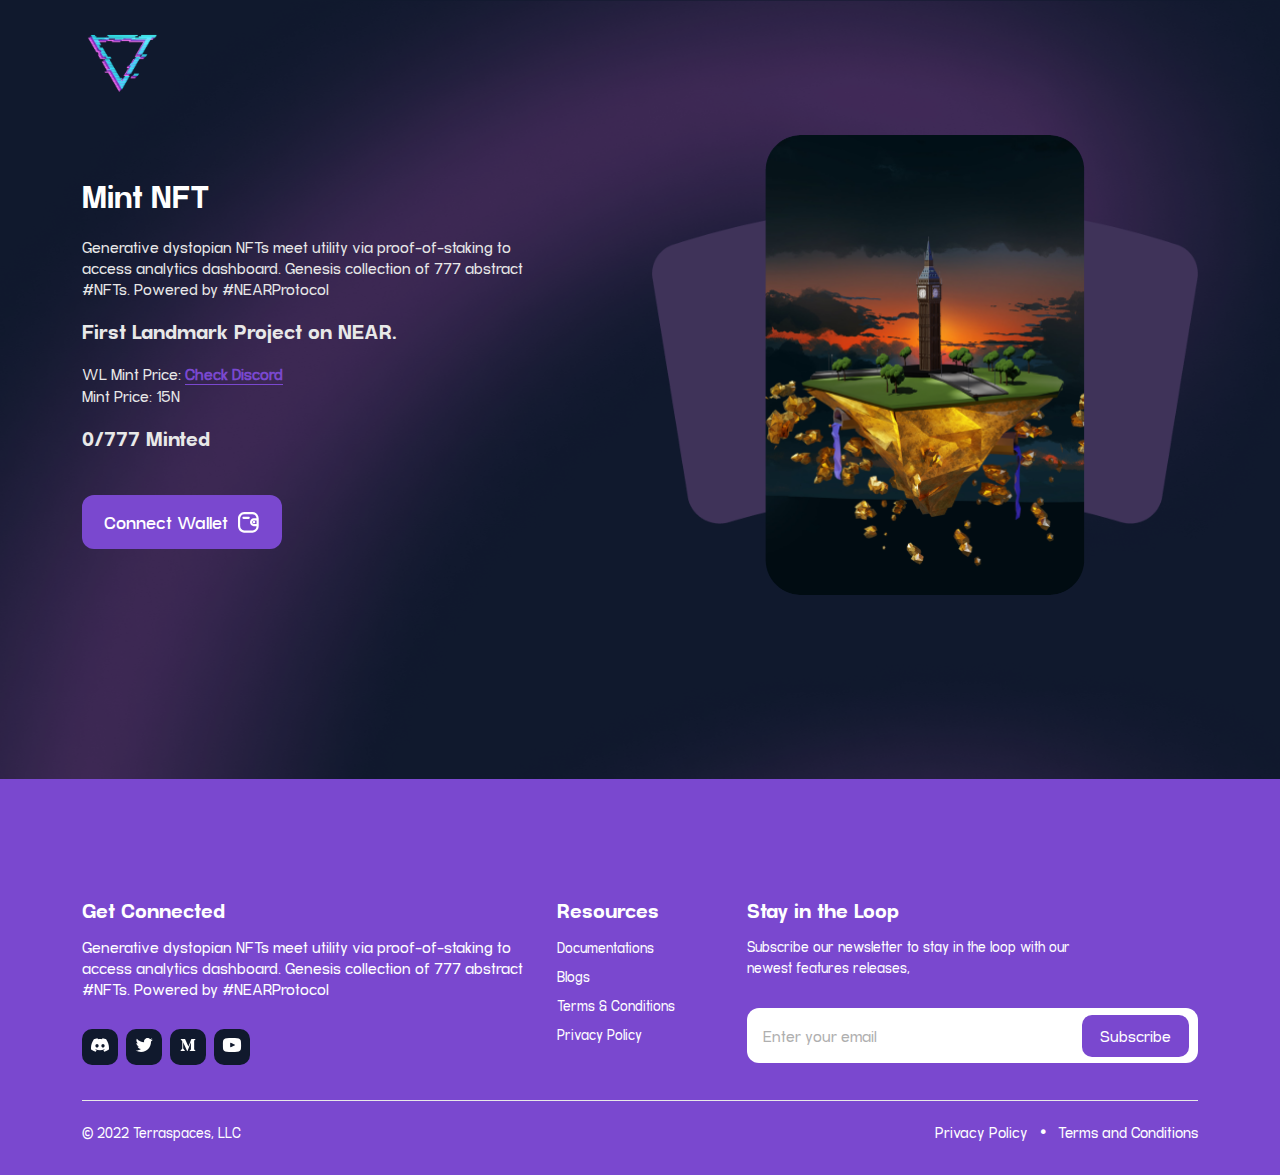
<file: mint.html>
<!doctype html>
<html class="no-js" lang="en">

<head>
    <meta charset="utf-8">
    <meta http-equiv="x-ua-compatible" content="ie=edge">
    <title>Terraspaces</title>
    <meta name="description" content="research">
    <meta name="viewport" content="width=device-width, initial-scale=1">
    <link rel="shortcut icon" href="favicon.ico" type="image/x-icon" />
    <!--=== fontawesome-free-5.15.2 ===-->
    <link rel="stylesheet" href="assets/css/all.min.css">
    <!--=== Bootstrap 5 ===-->
    <link rel="stylesheet" href="assets/css/bootstrap.min.css">
    <!--=== Owl carousel 2.3.4===-->
    <link rel="stylesheet" href="assets/css/owl.carousel.min.css">
    <link rel="stylesheet" href="assets/css/owl.theme.default.min.css">
    <!--=== Magnific PopUp ===-->
    <link rel="stylesheet" href="assets/css/magnific-popup.min.css">
    <!--=== Main Css ===-->
    <link rel="stylesheet" href="assets/css/default.css">
    <!--=== Style & Responsive  Css ===-->
    <link rel="stylesheet" href="assets/css/style.css">
    <!--=== Responsive Css ===-->
    <link rel="stylesheet" href="assets/css/responsive.css">

</head>

<body>


    <main class="mint-page position-relative fix">
        <section class="mint-area ">
            <div class="container">
                <div class="col-md-12">
                    <div class="logo pt-20">
                        <a href="index.html">
                            <img src="assets/img/logo/logo.png" alt="logo" loading="lazy">
                        </a>
                    </div>
                </div>
                <div class="mint-wrapper">
                    <div class="row f-row-reverse ">
                        <div class="col-lg-5 col-xl-5 d-flex align-items-center pb-30">
                            <div class="mint-info">
                                <div class="mint-t pb-25">
                                    <h3 class="t-30 white-c">Mint NFT</h3>
                                </div>
                                <div class="mint-c pb-20">
                                    <p class="t-16">
                                        Generative dystopian NFTs meet utility via proof-of-staking to access analytics dashboard. Genesis collection of 777 abstract #NFTs. Powered by #NEARProtocol
                                    </p>
                                </div>
                                <div class="mint-c pb-20">
                                    <h5 class="t-20">
                                        First Landmark Project on NEAR.
                                    </h5>
                                </div>

                                <div class="mint-c pb-20">
                                    <p class="t-16">
                                        WL Mint Price: <a href="#">Check Discord</a>

                                    </p>
                                    <p class="t-16"> Mint Price: 15N</p>
                                </div>
                                <div class="mint-c ">
                                    <h5 class="t-20">
                                        0/777 Minted
                                    </h5>
                                </div>
                                <div class="d-inline-block pt-45">
                                    <a href="javascript:void(0)" class="cmn-btn redius-12 f-18">
                                        <span>Connect Wallet</span>
                                        <img src="assets/img/icons/Wallet1.svg" alt="wallet">
                                    </a>
                                </div>
                            </div>

                        </div>
                        <div class="col-lg-7 col-xl-6 offset-xl-1  text-center pb-30">
                            <div class="stak-img text-center">
                                <img src="assets/img/mint/mint.png" alt="mint" loading="lazy">
                                <div class="stak-img-abs">
                                    <img src="assets/img/vector/vector2.png" alt="Vector" loading="lazy">
                                </div>
                            </div>
                        </div>
                    </div>
                </div>
                <!-- mint-wrapper end -->

            </div>
            <!-- container end -->

            <div class="vector-abs">
                <img src="assets/img/vector/Vector.png" alt="Vector" loading="lazy">
            </div>
        </section>
    </main>

    <footer class="footer-wrapper">
        <div class="container">
            <div class="footer-top">
                <div class="row">
                    <div class="col-md-5 col-lg-5">
                        <div class="g-connected">
                            <div class="f-title pb-15">
                                <h3>Get Connected</h3>
                            </div>
                            <div class="f-paragraph">
                                <p>Generative dystopian NFTs meet utility via proof-of-staking to access analytics dashboard. Genesis collection of 777 abstract #NFTs. Powered by #NEARProtocol</p>
                            </div>

                            <div class="f-social-link">
                                <ul>

                                    <li>
                                        <a href="#">
                                            <svg width="18" height="18" viewBox="0 0 18 18" fill="none" xmlns="http://www.w3.org/2000/svg">
                                                 <g clip-path="url(#clip0_716_888)">
                                                     <path
                                                         d="M15.2376 3.36898C14.0901 2.85148 12.8601 2.46898 11.5739 2.25148C11.5624 2.24928 11.5506 2.2507 11.5399 2.25554C11.5293 2.26037 11.5205 2.26839 11.5146 2.27848C11.3571 2.55523 11.1816 2.91598 11.0586 3.20098C9.69444 2.99716 8.30755 2.99716 6.94337 3.20098C6.80637 2.88513 6.65188 2.57715 6.48062 2.27848C6.47482 2.26827 6.46603 2.26007 6.45545 2.25498C6.44486 2.24988 6.43297 2.24814 6.42137 2.24998C5.13587 2.46748 3.90587 2.84998 2.75762 3.36823C2.74774 3.37237 2.73937 3.37944 2.73362 3.38848C0.399622 6.81973 -0.240128 10.1662 0.0741222 13.4707C0.0749966 13.4788 0.0775088 13.4867 0.0815059 13.4937C0.0855029 13.5008 0.0909012 13.507 0.0973722 13.512C1.45967 14.5038 2.97912 15.2593 4.59212 15.747C4.60337 15.7504 4.61539 15.7504 4.62663 15.747C4.63787 15.7435 4.6478 15.7367 4.65512 15.7275C5.00222 15.2633 5.3098 14.7708 5.57462 14.2552C5.5783 14.2482 5.58042 14.2404 5.58083 14.2325C5.58125 14.2245 5.57996 14.2166 5.57704 14.2092C5.57413 14.2018 5.56966 14.1951 5.56393 14.1896C5.55821 14.1841 5.55137 14.1799 5.54387 14.1772C5.05938 13.9948 4.58994 13.7746 4.13987 13.5187C4.13178 13.5141 4.12497 13.5076 4.12004 13.4997C4.11511 13.4918 4.11222 13.4828 4.11162 13.4735C4.11103 13.4642 4.11275 13.4549 4.11663 13.4464C4.12052 13.438 4.12644 13.4306 4.13387 13.425C4.22837 13.3552 4.32287 13.2825 4.41287 13.2097C4.42097 13.2032 4.43073 13.199 4.44106 13.1977C4.45139 13.1964 4.46188 13.1979 4.47137 13.2022C7.41662 14.5252 10.6064 14.5252 13.5171 13.2022C13.5266 13.1977 13.5372 13.1959 13.5477 13.1971C13.5582 13.1983 13.5681 13.2024 13.5764 13.209C13.6664 13.2825 13.7601 13.3552 13.8554 13.425C13.8629 13.4305 13.8689 13.4377 13.8729 13.4461C13.8769 13.4545 13.8788 13.4638 13.8783 13.4731C13.8779 13.4824 13.8751 13.4914 13.8704 13.4994C13.8656 13.5073 13.8589 13.514 13.8509 13.5187C13.4024 13.7767 12.9359 13.995 12.4461 14.1765C12.4386 14.1792 12.4317 14.1835 12.426 14.1891C12.4203 14.1947 12.4158 14.2014 12.4129 14.2089C12.41 14.2163 12.4087 14.2243 12.4091 14.2323C12.4096 14.2403 12.4117 14.2481 12.4154 14.2552C12.6854 14.7705 12.9944 15.261 13.3341 15.7267C13.3412 15.7363 13.351 15.7434 13.3623 15.7472C13.3736 15.7509 13.3857 15.7511 13.3971 15.7477C15.0129 15.2615 16.5348 14.5056 17.8986 13.512C17.9053 13.5073 17.9109 13.5013 17.915 13.4943C17.9191 13.4873 17.9217 13.4795 17.9226 13.4715C18.2976 9.65098 17.2941 6.33148 15.2609 3.38998C15.2559 3.38042 15.2476 3.37297 15.2376 3.36898ZM6.01487 11.4585C5.12837 11.4585 4.39712 10.6567 4.39712 9.67348C4.39712 8.68948 5.11412 7.88848 6.01487 7.88848C6.92237 7.88848 7.64687 8.69623 7.63262 9.67348C7.63262 10.6575 6.91562 11.4585 6.01487 11.4585ZM11.9961 11.4585C11.1089 11.4585 10.3784 10.6567 10.3784 9.67348C10.3784 8.68948 11.0946 7.88848 11.9961 7.88848C12.9036 7.88848 13.6281 8.69623 13.6139 9.67348C13.6139 10.6575 12.9044 11.4585 11.9961 11.4585Z"
                                                         fill="white" />
                                                 </g>
                                                 <defs>
                                                     <clipPath id="clip0_716_888">
                                                         <rect width="18" height="18" fill="white" />
                                                     </clipPath>
                                                 </defs>
                                             </svg>
                                        </a>

                                    </li>
                                    <li>
                                        <a href="#">
                                            <svg width="18" height="18" viewBox="0 0 18 18" fill="none" xmlns="http://www.w3.org/2000/svg">
                                                 <path
                                                     d="M17.7321 3.70275C17.1059 3.98025 16.4331 4.16775 15.7259 4.2525C16.4556 3.81584 17.0016 3.1286 17.2619 2.319C16.5763 2.72624 15.8259 3.01289 15.0434 3.1665C14.5172 2.60465 13.8202 2.23224 13.0606 2.1071C12.3011 1.98196 11.5215 2.11109 10.8428 2.47444C10.1642 2.83778 9.62447 3.41502 9.3075 4.11652C8.99054 4.81803 8.91404 5.60456 9.08989 6.354C7.70065 6.28424 6.34161 5.92316 5.10096 5.29417C3.8603 4.66519 2.76577 3.78237 1.88839 2.703C1.58839 3.2205 1.41589 3.8205 1.41589 4.4595C1.41555 5.03474 1.55721 5.60118 1.8283 6.10855C2.09938 6.61591 2.49151 7.04852 2.96989 7.368C2.41509 7.35034 1.87254 7.20043 1.38739 6.93075V6.97575C1.38733 7.78255 1.66641 8.56453 2.17727 9.18899C2.68814 9.81346 3.39932 10.2419 4.19014 10.4017C3.67547 10.541 3.13589 10.5615 2.61214 10.4617C2.83526 11.156 3.26988 11.763 3.85516 12.1979C4.44044 12.6329 5.14707 12.8739 5.87614 12.8872C4.63851 13.8588 3.11005 14.3858 1.53664 14.3835C1.25792 14.3836 0.979444 14.3673 0.702637 14.3347C2.29974 15.3616 4.15889 15.9066 6.05764 15.9045C12.4851 15.9045 15.9989 10.581 15.9989 5.964C15.9989 5.814 15.9951 5.6625 15.9884 5.5125C16.6719 5.01823 17.2618 4.40617 17.7306 3.705L17.7321 3.70275V3.70275Z"
                                                     fill="white" />
                                             </svg>

                                        </a>
                                    </li>
                                    <li>
                                        <a href="#">
                                            <svg width="18" height="18" viewBox="0 0 18 18" fill="none" xmlns="http://www.w3.org/2000/svg">
                                                 <path
                                                     d="M3.279 5.448C3.28819 5.3567 3.27588 5.26451 3.24306 5.17882C3.21025 5.09313 3.15783 5.01631 3.09 4.9545L1.689 3.25425V3H6.0375L9.399 10.4287L12.354 3H16.5V3.25425L15.3022 4.41C15.2515 4.44919 15.2123 4.50142 15.189 4.56113C15.1656 4.62083 15.1589 4.68577 15.1695 4.749V13.2495C15.1589 13.3127 15.1656 13.3777 15.189 13.4374C15.2123 13.4971 15.2515 13.5493 15.3022 13.5885L16.4722 14.745V15H10.5893V14.7457L11.8012 13.5607C11.9205 13.4407 11.9205 13.4055 11.9205 13.2225V6.351L8.5515 14.9715H8.097L4.1745 6.351V12.129C4.14225 12.3713 4.2225 12.6165 4.392 12.792L5.96775 14.718V14.9715H1.5V14.718L3.075 12.792C3.15833 12.705 3.22018 12.5998 3.2556 12.4847C3.29102 12.3696 3.29904 12.2478 3.279 12.129V5.448Z"
                                                     fill="white" />
                                             </svg>


                                        </a>
                                    </li>
                                    <li>
                                        <a href="#">
                                            <svg width="20" height="14" viewBox="0 0 20 14" fill="none" xmlns="http://www.w3.org/2000/svg">
                                                 <path
                                                     d="M10.0001 0C1.06554 0 0.90918 0.794545 0.90918 7C0.90918 13.2055 1.06554 14 10.0001 14C18.9346 14 19.091 13.2055 19.091 7C19.091 0.794545 18.9346 0 10.0001 0ZM12.9137 7.30364L8.83191 9.20909C8.47463 9.37455 8.18191 9.18909 8.18191 8.79454V5.20545C8.18191 4.81182 8.47463 4.62545 8.83191 4.79091L12.9137 6.69636C13.271 6.86364 13.271 7.13636 12.9137 7.30364Z"
                                                     fill="white" />
                                             </svg>


                                        </a>
                                    </li>
                                </ul>
                            </div>


                        </div>
                    </div>
                    <div class="col-md-3 col-lg-2">
                        <div class="resources">
                            <div class="f-title pb-15">
                                <h3>Resources</h3>
                            </div>
                            <ul class="res-link">
                                <li>
                                    <a href="#">Documentations</a>
                                </li>
                                <li>
                                    <a href="#">Blogs</a>
                                </li>
                                <li><a href="#">Terms & Conditions</a></li>
                                <li><a href="#">Privacy Policy</a></li>
                            </ul>
                        </div>
                    </div>
                    <div class="col-md-4 col-lg-5">
                        <div class="f-title pb-15">
                            <h3>Stay in the Loop</h3>
                        </div>
                        <div class="f-newsletter">
                            <p class="t-14">Subscribe our newsletter to stay in the loop with our <br>newest features releases,</p>
                            <div class="f-subscribe">
                                <form method="GET" action="" class="newsletter-form" target="_blank">
                                    <input type="email" name="EMAIL" id="email" placeholder="Enter your email">
                                    <button type="submit" class="cmn-btn">Subscribe</button>
                                </form>
                            </div>
                        </div>


                    </div>
                </div>
            </div>
            <div class="footer-border">
                <hr>
            </div>

            <div class="copyright">
                <div class="llc">
                    <p>© 2022 Terraspaces, LLC</p>
                </div>
                <div class="copy-link">
                    <a href="#">Privacy Policy</a>
                    <span>•</span>
                    <a href="#"> Terms and Conditions</a>
                </div>

            </div>
        </div>
    </footer>

    <!--=== All Plugin ===-->
    <!--============= Jquery-3.6.0 =============-->
    <script src="assets/js/jquery-3.6.0.min.js"></script>
    <!--=== Popper  v2.9.2 js ===-->
    <script src="assets/js/popper.min.js"></script>
    <!--=== Bootstrap 5 js ===-->
    <script src="assets/js/bootstrap.min.js"></script>
    <!--=== owl carousel ===-->
    <script src="assets/js/owl.carousel.min.js"></script>
    <!--=== magnific-popup ===-->
    <script src="assets/js/magnific-popup.min.js"></script>
    <!--=== Main js ===-->
    <script src="assets/js/main.js"></script>
</body>

</html>
</file>
<file: assets/css/default.css>
/*------------------------------------------------------------------
Last change:    26/01/22 [fixed Float bug, vf]

-------------------------------------------------------------------*/


/*------------------------------------------------------------------
[Table of contents]

01. Theme Default Css


-------------------------------------------------------------------*/


/*
==========================================
01. Theme Default CSS
==========================================
*/


/* Font face */

@font-face {
    font-family: Gojali-Bold;
    src: url(../fonts/Gojali-Bold.ttf);
}

@font-face {
    font-family: Gojali-GojaliVAR;
    src: url(../fonts/Gojali-GojaliVAR.ttf);
}

@font-face {
    font-family: Gojali-Heavy;
    src: url(../fonts/Gojali-Heavy.ttf);
}

@font-face {
    font-family: Gojali-Medium;
    src: url(../fonts/Gojali-Medium.ttf);
}

@font-face {
    font-family: Gojali-Regular;
    src: url(../fonts/Gojali-Regular.ttf);
}

@font-face {
    font-family: Gojali-Thin;
    src: url(../fonts/Gojali-Thin.ttf);
}

@font-face {
    font-family: Proxima-Regular;
    src: url(../fonts/Proxima-Regular.ttf);
}

@font-face {
    font-family: Proxima-Sbold;
    src: url(../fonts/Proxima-Sbold.otf);
}


/* CSS Variables */

 :root {
    --primary-2: #7A48CF;
    --primary-1: #FF6DFF;
    --neutral: #E8E8E8;
    --title-color: #141313;
    --white: #fff;
    --text-color: #261E3E;
    --success: #83BF0B;
    --danger: #FF5238;
    --card-color: #3F3359;
    --shade-c: #253A69;
    --gradient-color: linear-gradient(90deg, #4458dc 0%, #854fee 100%);
    --shadow-color: 0px 10px 30px rgba(27, 23, 41, 0.3);
    --box-shadow: 0px 0px 30px rgba(0, 0, 0, 0.05);
    --footer-bg: #A3BCEF;
}

* {
    margin: 0;
    padding: 0;
    outline: none;
    box-sizing: border-box;
}

dl,
ol,
ul {
    list-style: outside none none;
    margin: 0;
    padding: 0;
}

html {
    scroll-behavior: smooth;
    overflow-x: hidden;
}

body {
    font-size: 16px;
    line-height: 1.5;
    height: 100%;
    background: #10192D;
}

h1,
h2,
h3,
h4,
h5,
h6 {
    margin-bottom: 0;
    color: #E8E8E8;
}

input,
select,
textarea {
    outline: none;
    border: none;
}

a,
i,
button,
img,
input {
    transition: all 0.3s ease 0s;
    border: none;
}

*::after,
*::before {
    transition: all 0.3s ease 0s !important;
    border: none;
    -webkit-transition: all 0.3s ease 0s !important;
    -moz-transition: all 0.3s ease 0s !important;
    -ms-transition: all 0.3s ease 0s !important;
    -o-transition: all 0.3s ease 0s !important;
}

.btn:focus {
    outline: none !important;
    box-shadow: none;
}

button:focus {
    outline: none;
}

*:focus {
    outline: none;
}

.form-control:focus {
    border: 1px solid transparent;
    outline: none;
    box-shadow: none;
}

.f-left {
    float: left
}

.f-right {
    float: right
}

.fix {
    overflow: hidden
}

a,
.button {
    -webkit-transition: all 0.3s ease-out 0s;
    -moz-transition: all 0.3s ease-out 0s;
    -ms-transition: all 0.3s ease-out 0s;
    -o-transition: all 0.3s ease-out 0s;
    transition: all 0.3s ease-out 0s;
    outline: medium none;
}

button:focus,
input:focus,
input:focus,
textarea,
textarea:focus {
    outline: 0
}

.uppercase {
    text-transform: uppercase;
}

.capitalize {
    text-transform: capitalize;
}

h1 a,
h2 a,
h3 a,
h4 a,
h5 a,
h6 a {
    color: inherit;
}

a:focus {
    color: inherit;
    outline: medium none;
    transform: scale(1);
    text-decoration: none;
}

a,
a:hover {
    text-decoration: none;
}

img {
    max-width: 100%;
}

p {
    margin-bottom: 0;
}

.box_shadow {
    background: #FFFFFF;
    box-shadow: 0px 0px 30px rgba(0, 0, 0, 0.05);
    border-radius: 10px;
}


/*Defalt Margin and padding*/

.mt-10 {
    margin-top: 10px;
}

.mt-15 {
    margin-top: 15px;
}

.mt-20 {
    margin-top: 20px;
}

.mt-25 {
    margin-top: 25px;
}

.mt-30 {
    margin-top: 30px;
}

.mt-35 {
    margin-top: 35px;
}

.mt-40 {
    margin-top: 40px;
}

.mt-45 {
    margin-top: 45px;
}

.mt-50 {
    margin-top: 50px;
}

.mt-55 {
    margin-top: 55px;
}

.mt-60 {
    margin-top: 60px;
}

.mt-65 {
    margin-top: 65px;
}

.mt-70 {
    margin-top: 70px;
}

.mt-75 {
    margin-top: 75;
}

.mt-80 {
    margin-top: 80px;
}

.mt-85 {
    margin-top: 85px;
}

.mt-90 {
    margin-top: 90px;
}

.mt-95 {
    margin-top: 95px;
}

.mt-100 {
    margin-top: 100px;
}

.mt-105 {
    margin-top: 105px;
}

.mt-110 {
    margin-top: 110px;
}

.mt-115 {
    margin-top: 115px;
}

.mt-120 {
    margin-top: 120px;
}

.mt-125 {
    margin-top: 125px;
}

.mt-130 {
    margin-top: 130px;
}

.mt-135 {
    margin-top: 135px;
}

.mt-140 {
    margin-top: 140px;
}

.mt-145 {
    margin-top: 145px;
}

.mt-150 {
    margin-top: 150px;
}


/*margin-bottom*/

.mb-10 {
    margin-bottom: 10px;
}

.mb-15 {
    margin-bottom: 15px;
}

.mb-20 {
    margin-bottom: 20px;
}

.mb-25 {
    margin-bottom: 25px;
}

.mb-30 {
    margin-bottom: 30px;
}

.mb-35 {
    margin-bottom: 35px;
}

.mb-40 {
    margin-bottom: 40px;
}

.mb-45 {
    margin-bottom: 45px;
}

.mb-50 {
    margin-bottom: 50px;
}

.mb-55 {
    margin-bottom: 55px;
}

.mb-60 {
    margin-bottom: 60px;
}

.mb-65 {
    margin-bottom: 65px;
}

.mb-70 {
    margin-bottom: 70px;
}

.mb-75 {
    margin-bottom: 75;
}

.mb-80 {
    margin-bottom: 80px;
}

.mb-85 {
    margin-bottom: 85px;
}

.mb-90 {
    margin-bottom: 90px;
}

.mb-95 {
    margin-bottom: 95px;
}

.mb-100 {
    margin-bottom: 100px;
}

.mb-105 {
    margin-bottom: 105px;
}

.mb-110 {
    margin-bottom: 110px;
}

.mb-115 {
    margin-bottom: 115px;
}

.mb-120 {
    margin-bottom: 120px;
}

.mb-125 {
    margin-bottom: 125px;
}

.mb-130 {
    margin-bottom: 130px;
}

.mb-135 {
    margin-bottom: 135px;
}

.mb-140 {
    margin-bottom: 140px;
}

.mb-145 {
    margin-bottom: 145px;
}

.mb-150 {
    margin-bottom: 150px;
}

.mr-10 {
    margin-right: 10px;
}

.mr-15 {
    margin-right: 15px;
}

.mr-20 {
    margin-right: 20px;
}

.mr-25 {
    margin-right: 25px;
}

.mr-30 {
    margin-right: 30px;
}

.mr-35 {
    margin-right: 35px;
}

.mr-40 {
    margin-right: 40px;
}

.mr-45 {
    margin-right: 45px;
}

.mr-50 {
    margin-right: 50px;
}

.mr-55 {
    margin-right: 55px;
}

.ml-10 {
    margin-left: 10px;
}

.ml-15 {
    margin-left: 15px;
}

.ml-20 {
    margin-left: 20px;
}

.ml-25 {
    margin-left: 25px;
}

.ml-30 {
    margin-left: 30px;
}

.ml-35 {
    margin-left: 35px;
}

.ml-40 {
    margin-left: 40px;
}

.ml-45 {
    margin-left: 45px;
}

.ml-50 {
    margin-left: 50px;
}

.ml-55 {
    margin-left: 55px;
}


/*padding -top*/

.pt-10 {
    padding-top: 10px;
}

.pt-15 {
    padding-top: 15px;
}

.pt-20 {
    padding-top: 20px;
}

.pt-25 {
    padding-top: 25px;
}

.pt-30 {
    padding-top: 30px;
}

.pt-35 {
    padding-top: 35px;
}

.pt-40 {
    padding-top: 40px;
}

.pt-45 {
    padding-top: 45px;
}

.pt-50 {
    padding-top: 50px;
}

.pt-55 {
    padding-top: 55px;
}

.pt-60 {
    padding-top: 60px;
}

.pt-65 {
    padding-top: 65px;
}

.pt-70 {
    padding-top: 70px;
}

.pt-75 {
    padding-top: 75;
}

.pt-80 {
    padding-top: 80px;
}

.pt-85 {
    padding-top: 85px;
}

.pt-90 {
    padding-top: 90px;
}

.pt-95 {
    padding-top: 95px;
}

.pt-100 {
    padding-top: 100px;
}

.pt-105 {
    padding-top: 105px;
}

.pt-110 {
    padding-top: 110px;
}

.pt-115 {
    padding-top: 115px;
}

.pt-120 {
    padding-top: 120px;
}

.pt-125 {
    padding-top: 125px;
}

.pt-130 {
    padding-top: 130px;
}

.pt-135 {
    padding-top: 135px;
}

.pt-140 {
    padding-top: 140px;
}

.pt-145 {
    padding-top: 145px;
}

.pt-150 {
    padding-top: 150px;
}

.pl-10 {
    padding-left: 10px;
}

.pl-15 {
    padding-left: 15px;
}

.pl-20 {
    padding-left: 20px;
}

.pl-25 {
    padding-left: 25px;
}

.pl-30 {
    padding-left: 30px;
}

.pl-35 {
    padding-left: 35px;
}

.pl-40 {
    padding-left: 40px;
}

.pl-45 {
    padding-left: 45px;
}

.pl-50 {
    padding-left: 50px;
}

.pl-55 {
    padding-left: 55px;
}

.pl-60 {
    padding-left: 60px;
}

.pl-65 {
    padding-left: 65px;
}

.pl-70 {
    padding-left: 70px;
}

.pl-75 {
    padding-left: 75;
}

.pl-80 {
    padding-left: 80px;
}

.pl-85 {
    padding-left: 85px;
}

.pl-90 {
    padding-left: 90px;
}

.pl-95 {
    padding-left: 95px;
}

.pl-100 {
    padding-left: 100px;
}

.pl-105 {
    padding-left: 105px;
}

.pl-110 {
    padding-left: 110px;
}

.pl-115 {
    padding-left: 115px;
}

.pl-120 {
    padding-left: 120px;
}

.pl-125 {
    padding-left: 125px;
}

.pl-130 {
    padding-left: 130px;
}

.pl-135 {
    padding-left: 135px;
}

.pl-140 {
    padding-left: 140px;
}

.pl-145 {
    padding-left: 145px;
}

.pl-150 {
    padding-left: 150px;
}

.pr-10 {
    padding-right: 10px;
}

.pr-15 {
    padding-right: 15px;
}

.pr-20 {
    padding-right: 20px;
}

.pr-25 {
    padding-right: 25px;
}

.pr-30 {
    padding-right: 30px;
}

.pr-35 {
    padding-right: 35px;
}

.pr-40 {
    padding-right: 40px;
}

.pr-45 {
    padding-right: 45px;
}

.pr-50 {
    padding-right: 50px;
}

.pr-55 {
    padding-right: 55px;
}

.pr-60 {
    padding-right: 60px;
}

.pr-65 {
    padding-right: 65px;
}

.pr-70 {
    padding-right: 70px;
}

.pr-75 {
    padding-right: 75;
}

.pr-80 {
    padding-right: 80px;
}

.pr-85 {
    padding-right: 85px;
}

.pr-90 {
    padding-right: 90px;
}

.pr-95 {
    padding-right: 95px;
}

.pr-100 {
    padding-right: 100px;
}

.pr-110 {
    padding-right: 110px;
}

.pr-115 {
    padding-right: 115px;
}

.pr-120 {
    padding-right: 120px;
}

.pr-125 {
    padding-right: 125px;
}

.pr-130 {
    padding-right: 130px;
}

.pr-135 {
    padding-right: 135px;
}

.pr-140 {
    padding-right: 140px;
}

.pr-145 {
    padding-right: 145px;
}

.pr-150 {
    padding-right: 150px;
}

.pb-10 {
    padding-bottom: 10px;
}

.pb-15 {
    padding-bottom: 15px;
}

.pb-20 {
    padding-bottom: 20px;
}

.pb-25 {
    padding-bottom: 25px;
}

.pb-30 {
    padding-bottom: 30px;
}

.pb-35 {
    padding-bottom: 35px;
}

.pb-40 {
    padding-bottom: 40px;
}

.pb-45 {
    padding-bottom: 45px;
}

.pb-50 {
    padding-bottom: 50px;
}

.pb-55 {
    padding-bottom: 55px;
}

.pb-60 {
    padding-bottom: 60px;
}

.pb-65 {
    padding-bottom: 65px;
}

.pb-70 {
    padding-bottom: 70px;
}

.pb-75 {
    padding-bottom: 75;
}

.pb-80 {
    padding-bottom: 80px;
}

.pb-85 {
    padding-bottom: 85px;
}

.pb-90 {
    padding-bottom: 90px;
}

.pb-95 {
    padding-bottom: 95px;
}

.pb-100 {
    padding-bottom: 100px;
}

.pb-105 {
    padding-bottom: 105px;
}

.pb-110 {
    padding-bottom: 110px;
}

.pb-115 {
    padding-bottom: 115px;
}

.pb-120 {
    padding-bottom: 120px;
}

.pb-125 {
    padding-bottom: 125px;
}

.pb-130 {
    padding-bottom: 130px;
}

.pb-135 {
    padding-bottom: 135px;
}

.pb-140 {
    padding-bottom: 140px;
}

.pb-145 {
    padding-bottom: 145px;
}

.pb-150 {
    padding-bottom: 150px;
}

.p-35 {
    padding: 35px;
}

.pt-160 {
    padding-top: 160px;
}

.mr-8 {
    margin-right: 8px;
}

.mr-4 {
    margin-right: 4px;
}

.pr-8 {
    padding-right: 8px;
}

.sec-padding-top {
    padding-top: 60px;
}

.cont-top-space {
    margin-top: 35px;
}

.sec-margin-top {
    margin-top: 40px;
}

.underline {
    text-decoration: underline;
}


/* font-color */

.p1-c {
    color: var(--primary-1);
}

.p2-c {
    color: var(--primary-2);
}

.white-c {
    color: var(--white);
}

.neutral-c {
    color: var(--neutral);
}

.success-c {
    color: var(--success);
}

.danger-c {
    color: var(--danger);
}

.shade-c {
    color: var(--shade-c);
}


/* font-size */

.section-heading {
    font-family: Gojali-Medium;
    font-size: 42px;
    line-height: 50px;
    color: var(--white);
    display: inline-block;
}

.line-h-150 {
    line-height: 150%;
}

.t-14 {
    font-family: Gojali-Regular;
    font-size: 14px;
    line-height: 1.1;
}

.t-16 {
    font-family: Gojali-Regular;
    font-size: 16px;
    line-height: 21px;
}

.t-18 {
    font-family: Gojali-Regular;
    font-size: 18px;
    line-height: 25px;
}

.t-18-b {
    font-family: Gojali-Bold;
    font-size: 18px;
    line-height: 125%;
}

.t-20 {
    font-family: Gojali-Bold;
    font-size: 20px;
    line-height: 1.2;
}

.t-30 {
    font-family: Gojali-Bold;
    font-size: 30px;
    line-height: 1;
}

.t-36 {
    font-family: Gojali-Bold;
    font-size: 36px;
    line-height: 32px;
    color: var(--white);
}


/* section heading */

.cmn-btn-1,
.cmn-btn {
    background-color: var(--primary-2);
    font-family: Gojali-Medium;
    font-size: 16px;
    display: flex;
    align-items: center;
    justify-content: center;
    padding: 20px;
    position: relative;
    text-align: center;
    color: var(--white);
    border-radius: 10px;
    height: 54px;
    border: 2px solid transparent;
    -webkit-border-radius: 10px;
    -moz-border-radius: 10px;
    -ms-border-radius: 10px;
    -o-border-radius: 10px;
}

.cmn-btn-1:focus,
.cmn-btn-1:hover {
    background-color: #6130B6;
    color: var(--white);
}

.cmn-btn:hover {
    background-color: #6130B6;
}

.cmn-btn:focus {
    background-color: #4C258D;
    border: 1.5px solid #AE98D3;
}

.cmn-btn:visited {
    background-color: #F0EAFB;
}

.cmn-btn span {
    margin-right: 8px;
}


/* .cmn-btn img {
    width: 20px;
    height: 20px;
} */

.f-20 {
    font-size: 20px;
}

.f-18 {
    font-size: 18px;
}

.padding-10 {
    padding: 10px;
}

.pr-12 {
    padding-right: 12px;
}

.pb-12 {
    padding-bottom: 12px;
}

.mr-12 {
    margin-right: 12px;
}

.mb-12 {
    margin-bottom: 12px;
}

.mr-16 {
    margin-right: 16px;
}

.pr-16 {
    padding-right: 16px;
}

.mt-22 {
    margin-top: 22px;
}

.my-22 {
    margin-top: 22px;
    margin-bottom: 22px;
}

.pt-22 {
    padding-top: 22px;
}

.redius-12 {
    border-radius: 12px;
    -webkit-border-radius: 12px;
    -moz-border-radius: 12px;
    -ms-border-radius: 12px;
    -o-border-radius: 12px;
}

.hr-line {
    height: 1px;
    width: 100%;
    background-color: #3F3359;
}

.font-regular {
    font-family: Gojali-Regular;
}

.cmn-btn:focus,
.cmn-btn:hover {
    color: var(--white);
}

.h-48 {
    height: 48px !important;
}

.card-bg {
    background-color: var(--card-color);
}

.cmn-bor-btn {
    background-color: transparent;
    font-family: Gojali-Regular;
    font-size: 18px;
    display: flex;
    align-items: center;
    justify-content: center;
    padding: 12px 20px;
    position: relative;
    text-align: center;
    border-radius: 10px;
    height: 54px;
}

.cmn-bor-btn.active,
.cmn-bor-btn:hover {
    background-color: var(--primary-2);
    color: var(--white);
}

.border-shade {
    border: 1px solid var(--primary-2);
}

.border-p2 {
    border: 1px solid var(--primary-2);
}

.radius-35 {
    border-radius: 35px;
}

.radius-t-l-r {
    border-top-left-radius: 0px;
    border-top-right-radius: 0px;
}

.radius-b-l-r {
    border-bottom-left-radius: 0px;
    border-bottom-right-radius: 0px;
}

.before-srarting-img>ul>li {
    position: relative;
    padding-left: 40px;
    margin: 20px 0px;
    font-family: Gojali-Regular;
    font-size: 16px;
    line-height: 21px;
    color: var(--neutral);
}

.before-srarting-img>ul>li:before {
    content: url(../img/icons/checked.svg);
    position: absolute;
    width: 23px;
    height: 23px;
    left: 0;
    top: 50%;
    transform: translateY(-50%);
    text-align: center;
}

.t-single-description {
    padding: 20px;
    border: 2px solid var(--primary-2);
}


/* grid */

.d-grid-2 {
    display: grid;
    grid-template-columns: repeat(2, 1fr);
    gap: 20px;
}

.d-grid-5 {
    display: grid;
    /* grid-template-columns: repeat(5, 1fr); */
    grid-template-columns: repeat( auto-fit, minmax(230px, 1fr));
    gap: 15px;
}


/* vidoes icon */

.popup-videos {
    display: inline-block;
    position: relative;
}

.icons-f,
.videos-icon {
    height: 42px;
    width: 42px;
    border-radius: 100%;
    text-align: center;
    display: flex;
    align-items: center;
    justify-content: center;
    color: var(--white);
    background-color: var(--white);
}

.icons-f {
    border-radius: 12px;
    background-color: var(--primary-2);
}

.flex-d {
    display: flex;
    align-items: center;
    gap: 15px;
}

.videos-icon i {
    font-size: 20px;
    color: var(--primary-2);
}

.video-p {
    display: inline-block;
    transition: all .3s;
    -webkit-transition: all .3s;
    -moz-transition: all .3s;
    -ms-transition: all .3s;
    -o-transition: all .3s;
    position: absolute;
    left: 50%;
    top: 50%;
    transform: translate(-50%, -50%);
    z-index: 111;
}

.logo {
    display: inline-block;
}

.logo img {
    max-width: 80px;
    height: 80px;
}

.stak-img {
    position: relative;
    z-index: 11;
}

.stak-img>img {
    display: inline-block;
    max-width: 320px;
    width: 100%;
    height: 460px;
    max-height: 100%;
    border-radius: 35px;
}

.stak-img .stak-img-abs {
    position: absolute;
    top: 15%;
    left: 50%;
    z-index: -1;
    height: 100%;
    width: 100%;
    transform: translateX(-50%);
}


/* header css */

.hedaer-abs {
    position: absolute;
    z-index: 1030;
    left: 0;
    right: 0;
    width: 100%;
}

.fixed-nav {
    position: fixed;
    top: 0;
    right: 0;
    left: 0;
    z-index: 1030;
    box-shadow: 0 13px 22px -5px rgb(0 0 0 / 6%);
    padding: .3rem 0rem !important;
    background: #10192D;
    transition: all .3s;
}

.header-area .navbar .cmn-btn {
    padding: 12px 16px;
    height: 42px;
    line-height: 1;
    border: 1.5px solid transparent;
}

.header-area .navbar .cmn-btn span {
    margin-right: 8px;
}

.header-area .navbar .cmn-btn:hover {
    background-color: #6130B6;
}

.header-area .navbar .cmn-btn:focus {
    background-color: #4C258D;
    border: 1.5px solid #AE98D3;
}

.header-area .navbar .cmn-btn:visited {
    background-color: #F0EAFB;
}

.header-area .navbar-nav li {
    margin-right: 30px;
}

.header-area .navbar .navbar-nav li:last-child {
    margin-right: 0px;
}

.header-area .navbar-nav .nav-link {
    display: inline-block;
    position: relative;
    padding: 0px;
    font-family: Gojali-Medium;
    font-size: 18px;
    line-height: 22px;
    color: var(--white);
}

.header-area .navbar-nav .nav-link.active::after,
.header-area .navbar-nav .nav-link:hover::after {
    width: 60%;
}

.header-area .navbar-nav .nav-link::after {
    display: block;
    height: 2px;
    position: absolute;
    content: '';
    transition: all 0.35s ease;
    background-color: var(--primary-2);
    width: 0;
    margin-top: 3px;
}


/* footer css */

.footer-wrapper {
    background-color: var(--primary-2);
    color: var(--white);
    padding-top: 120px;
    padding-bottom: 30px;
    position: relative;
    z-index: 99;
}

.footer-wrapper .f-title>h3 {
    font-family: Gojali-Bold;
    font-size: 20px;
    line-height: 22px;
    color: var(--white);
}

.footer-wrapper .f-paragraph p {
    font-family: Gojali-Regular;
    font-size: 16px;
    line-height: 21px;
    color: var(--white);
}

.footer-wrapper .f-subscribe,
.footer-wrapper .f-social-link {
    padding-top: 30px;
}

.footer-wrapper .f-social-link ul {
    display: flex;
}

.footer-wrapper .f-social-link ul li {
    display: inline-block;
    margin-right: 8px;
}

.footer-wrapper .f-social-link ul li:nth-last-child() {
    margin-right: 0px;
}

.footer-wrapper .f-social-link ul li a {
    display: inline-block;
    background: #10192D;
    height: 36px;
    width: 36px;
    text-align: center;
    line-height: 30px;
    border-radius: 10px;
}

.footer-wrapper .resources .res-link li {
    padding-bottom: 5px;
}

.footer-wrapper .resources .res-link li a {
    font-family: Gojali-Regular;
    font-size: 14px;
    line-height: 21px;
    color: var(--white);
}

.footer-wrapper .newsletter-form {
    position: relative;
    z-index: 999;
}

.footer-wrapper .f-newsletter p {
    line-height: 150%;
}

.footer-wrapper .newsletter-form input {
    height: 55px;
    width: 100%;
    padding: 8px 8px 8px 16px;
    font-family: Gojali-Regular;
    border: 0 none;
    border-radius: 12px;
    outline: none;
    background-color: #fff;
    color: #000;
    font-size: 16px;
}

.footer-wrapper .newsletter-form input::placeholder {
    color: #AFAFAF;
}

.footer-wrapper .newsletter-form .cmn-btn {
    font-family: Gojali-Regular;
    padding: 12px 16px;
    height: 42px;
    transition: background-color .3s cubic-bezier(.165, .84, .44, 1);
    color: #fff;
    line-height: 0;
    position: absolute;
    right: 9px;
    bottom: 6px;
    display: inline-block;
    margin: 0;
    outline: none;
    text-decoration: none;
    cursor: pointer;
}

.footer-wrapper .footer-border {
    padding-top: 35px;
    padding-bottom: 20px;
}

.footer-wrapper .footer-border hr {
    margin: 0;
    background-color: #E8E8E8;
    opacity: 1;
}

.footer-wrapper .copyright {
    display: flex;
    justify-content: space-between;
    align-items: center;
}

.footer-wrapper .copyright p {
    font-family: Gojali-Regular;
    font-size: 14px;
    line-height: 1;
}

.footer-wrapper .copyright .copy-link a {
    font-family: Gojali-Regular;
    font-size: 15px;
    color: var(--white);
}

.footer-wrapper .copyright .copy-link span {
    margin: 0px 5px;
}
</file>
<file: assets/css/style.css>
/* border: 60px solid #FF6DFF;
filter: blur(300px); */


/* homepage */

.home-page {
    position: relative;
    height: 100%;
    width: 100%;
    z-index: 11;
    overflow: hidden;
}

.home-page:before {
    content: "";
    position: absolute;
    left: 0;
}

.home-vect-abs {
    display: inline-block;
    position: absolute;
    width: 100%;
    left: 0;
    right: 0;
    z-index: -1;
}

.h-circle img,
.home-vect-abs img {
    width: 100%;
}

.home-vect-abs.v-top {
    top: 0%;
}

.home-vect-abs.v-bottom {
    bottom: 0%;
}


/* hearo-area */

.hero-area .powered-icon {
    display: flex;
    align-items: center;
    justify-content: space-between;
}

.hero-area .hero-subs-t {
    display: inline-block;
    position: relative;
    padding-bottom: 50px;
}

.hero-area .hero-subs-t::after {
    content: '';
    position: absolute;
    top: 80%;
    left: 50%;
    transform: translateY(-50%);
    width: 2px;
    height: 50px;
    background-color: var(--primary-1);
}

.hero-area .hero-title h1 {
    font-family: Gojali-Bold;
    font-size: 40px;
    line-height: 1.2;
    color: var(--white);
    text-transform: capitalize;
}

.hero-area .hero-d-p {
    padding-top: 15px;
    padding-bottom: 25px;
}

.hero-area .hero-description {
    position: relative;
    margin-top: -30px;
}


/* terraspace-wrapper */

.terraspace-wrapper {
    margin-top: 45px;
}

.terraspace-wrapper .t-middle-img {
    text-align: center;
}

.terraspace-wrapper .t-single-img img {
    width: 100%;
}

.terraspace-wrapper .t-middle-wrapper {
    display: flex;
    flex-direction: column;
    justify-content: space-between;
    height: 100%;
}

.terraspace-wrapper .t-single-description {
    background: var(--card-color);
}

.terraspace-wrapper .t-single-description h2 {
    padding-top: 15px;
    padding-bottom: 25px;
}


/* dasboard-wrapper */

.dasboard-wrapper .dash-des {
    display: inline-block;
}


/* collection-wrapper */

.tracker-wrapper .single-tracker {
    width: 230px;
    height: 232px;
    text-align: center;
    margin: 0 auto;
}

.tracker-wrapper .single-tracker .t-single-img img {
    width: 230px;
    height: 160px;
}

.tracker-wrapper .single-tracker .t-single-description {
    text-align: center;
    padding: 10px 10px 20px 10px;
}

.tracker-wrapper .single-tracker:hover .t-single-description {
    background-color: var(--primary-2);
    transition: all .5s cubic-bezier(.39, .575, .56499, 1);
}

.bg-overlay {
    position: absolute;
    bottom: -200px;
    right: -200px;
    width: 200px;
    height: 200px;
    background: rgba(35, 31, 32, 0.8);
    box-shadow: 0px 10px 30px rgb(0 0 0 / 5%);
    z-index: 1;
    border-radius: 100%;
    transition: all .5s cubic-bezier(.39, .575, .56499, 1);
    transform: scale(0) translateZ(0);
    -webkit-border-radius: 100%;
    -moz-border-radius: 100%;
    -ms-border-radius: 100%;
    -o-border-radius: 100%;
}


/* tranding-wrapper */

.tranding-wrapper .range-btn {
    margin-top: 25px;
    display: inline-block;
}

.tranding-wrapper .table {
    width: 100%;
    border-collapse: collapse;
}

.tranding-wrapper .table-f img {
    display: inline-block;
    width: 42px;
    height: 42px;
    border-radius: 50%;
}

.table>:not(:last-child)>:last-child>* {
    border-color: #253A69;
}

.tranding-wrapper .table>:not(caption)>*>* {
    padding: 12px 7px;
    background-color: transparent;
    box-shadow: none;
    border-color: #253A69;
}

.tranding-wrapper .table tbody,
.tranding-wrapper .table td,
.tranding-wrapper .table tfoot,
.tranding-wrapper .table th,
.tranding-wrapper .table thead,
.tranding-wrapper .table tr {
    color: var(--white);
    vertical-align: middle;
}

.tranding-wrapper .table thead th,
.tranding-wrapper .table thead h5 {
    font-family: Gojali-Bold !important;
    font-size: 16px !important;
    line-height: 1.2 !important;
    color: var(--white);
}

.tranding-wrapper .table tbody th,
.tranding-wrapper .table-f span,
.tranding-wrapper .table-f p {
    font-family: Gojali-Regular !important;
    font-size: 16px !important;
    line-height: 21px !important;
    color: var(--neutral);
}

.tranding-wrapper .table tbody tr td img,
.tranding-wrapper .table tbody tr td span i {
    margin-right: 5px;
}

.tranding-wrapper .table tr td,
.tranding-wrapper .table tr th {
    text-align: center;
}

.tranding-wrapper .table tr th:first-child {
    text-align: left;
}

.tranding-wrapper .table thead tr th {
    padding-bottom: 20px;
}

.tranding-wrapper .track-select .btn:focus,
.tranding-wrapper .track-select .btn {
    outline: none;
    border: 1px solid var(--primary-2);
    color: var(--white);
    padding: 10px;
    border-radius: 12px;
    position: relative;
    min-width: 153px;
    font-family: Gojali-Regular;
    font-size: 18px;
    display: flex;
    align-items: center;
}

.track-select .btn img {
    margin-left: 8px;
}

.track-select .dropdown-toggle::after {
    display: none
}

.table-f.flex-d span {
    flex-basis: 20px;
}

button.star-btn {
    position: relative;
    display: inline-block;
    text-align: center;
}

button.star-btn:before {
    content: "";
    background-image: url(../img/icons/star-f.svg);
    position: absolute;
    left: 50%;
    top: 50%;
    transform: translate(-50%, -50%);
    text-align: center;
    z-index: 1;
    width: 24px;
    height: 24px;
    -webkit-transform: translate(-50%, -65%);
    -moz-transform: translate(-50%, -50%);
    -ms-transform: translate(-50%, -50%);
    -o-transform: translate(-50%, -50%);
}

button.star-btn:focus:before,
button.star-btn:active:before,
button.star-btn:hover:before {
    background-image: url(../img/icons/star-d.svg);
}

.track-select .dropdown-item {
    color: var(--white);
    padding: 12px 10px;
    border-radius: 8px;
    font-family: Gojali-Regular;
    font-size: 14px;
    line-height: 21px;
}

.track-select .dropdown-item.active,
.track-select .dropdown-item:active {
    color: var(--white);
    text-decoration: none;
    background-color: var(--primary-2);
}

.track-select .dropdown-item:focus,
.track-select .dropdown-item:hover {
    background-color: var(--primary-2);
}

.track-select .dropdown-menu {
    min-width: 9rem;
    background-color: var(--card-color);
    background-clip: padding-box;
    border: none;
    border-radius: 12px;
    padding: 10px;
    top: -2px;
}

.track-select .dropdown-menu.show {
    transform: translate(10px, 49px) !important;
}

.partner-wrapper {
    padding-bottom: 100px;
    position: relative;
}

.partner-wrapper .h-circle {
    display: inline-block;
    position: absolute;
    left: 0px;
    right: 0;
    top: 35%;
    z-index: -1;
    width: 100%;
    height: 100%;
}

.partner-wrapper .button-nav button {
    text-align: center;
    width: 45px;
    height: 45px;
    display: flex;
    align-items: center;
    justify-content: center;
    border: 1px solid #FFFFFF;
    border-radius: 50%;
    -webkit-border-radius: 50%;
    -moz-border-radius: 50%;
    -ms-border-radius: 50%;
    -o-border-radius: 50%;
    color: var(--white);
    transition: all 0.3s ease 0s;
    background-color: transparent;
}

.partner-wrapper .button-nav button:hover {
    background-color: var(--white);
}

.partner-wrapper .button-nav button:hover i {
    color: #3F3359;
}

.partner-wrapper .button-nav button i {
    transition: all 0.3s ease 0s;
    font-size: 17px;
}

.partner-single {
    padding: 35px 0px;
    display: inline-block;
}

.partnet-s-title p {
    padding-top: 15px;
    padding-bottom: 35px;
}


/* .stking-page*/

.stking-page {
    position: relative;
    z-index: 111;
    overflow: hidden;
    padding-bottom: 190px;
}

.stking-hero-area .hero-d-p {
    padding-top: 12px;
    padding-bottom: 48px;
}

.stking-hero-area .hero-d-p>p {
    line-height: 130%;
}

.stking-hero-area .count-parent {
    display: grid;
    grid-template-columns: repeat(5, 1fr);
    padding: 27px;
    border-radius: 27px;
    background-color: #3F3359;
    gap: 43px;
    position: relative;
}

.stking-hero-area .count-parent .single-text {
    position: relative;
}

.stking-hero-area .count-parent .single-text::before {
    content: "";
    position: absolute;
    right: -23px;
    top: -50%;
    transform: translateY(25%);
    height: 57px;
    width: 1.3px;
    background: #304B87;
    -webkit-transform: translateY(25%);
    -moz-transform: translateY(25%);
    -ms-transform: translateY(25%);
    -o-transform: translateY(25%);
}

.stking-hero-area .count-parent .count-s:last-child .single-text::before {
    display: none;
}

.stake-area {
    position: relative;
}

.stake-btn.stake-btn-abs {
    position: absolute;
    right: 0;
    top: -54px;
}

.stake-wrapper .navs-area {
    display: flex;
    align-items: center;
    justify-content: space-between;
    position: relative;
}

.stake-wrapper .tab-content {
    position: relative;
}

.stake-wrapper .tab-content .cmn-btn {
    position: absolute;
    right: 0;
    top: -54px;
}

.stake-wrapper .navs-area .nav-pills .nav-link {
    position: relative;
    line-height: 110%;
    padding: 16px 30px;
    color: var(--white);
}

.stake-wrapper .navs-area .nav-pills .nav-link.active,
.stake-wrapper .navs-area .nav-pills .show>.nav-link {
    background: transparent;
    color: var(--primary-2)
}

.stake-wrapper .navs-area .nav-pills .nav-link.active::after,
.stake-wrapper .navs-area .nav-pills .show>.nav-link::after {
    visibility: visible;
    opacity: 1;
    display: block;
}

.stake-wrapper .navs-area .nav-pills .nav-link::after {
    content: '';
    visibility: hidden;
    opacity: 0;
    display: none;
    position: absolute;
    left: 0;
    bottom: 0px;
    height: 4px;
    transition: all 0.35s ease;
    background-color: var(--primary-2);
    width: 100%;
    border-radius: 10px;
}

.stake-wrapper .navs-title {
    padding-top: 33px;
}

.stake-wrapper .floor-btn {
    font-family: Gojali-Regular;
    font-size: 16px;
    color: var(--neutral);
    padding: 8px;
    background: #3F3359;
    border-radius: 5px;
}

.stake-wrapper .t-card-img .stake-img {
    width: 100%;
    height: 198px;
    border-radius: 20px;
}


/* .stake-wrapper .stake-bt .t-card-img .stake-img {
    height: 132px;
} */

.stake-wrapper .t-card {
    background: #3F3359;
    box-shadow: 0px 0px 15px rgba(44, 36, 32, 0.25);
    border-radius: 30px;
    padding: 14px 14px 14px 14px;
    height: 332px;
    cursor: pointer;
}

.stake-wrapper .t-card:hover .t-card-img .stake-img {
    height: 132px;
}

.stake-wrapper .t-card:hover .stake-btn {
    display: block;
    visibility: visible;
    opacity: 1;
}

.stake-wrapper .t-card .stake-btn {
    display: none;
    visibility: hidden;
    opacity: 0;
}


/* .dasboard-wrapper */

.dashboard-wrapper {
    margin-bottom: 225px;
}

.dashboard-wrapper .search-f input {
    font-family: Gojali-Regular;
    font-size: 16px;
    color: #AFAFAF;
    height: 42px;
    padding: 12px 16px;
    background: #3F3359;
    border-radius: 12px;
    width: 271px;
    max-width: 100%;
}

.dashboard-wrapper .search-f .cmn-btn {
    height: 42px;
    margin-left: 12px;
}

.dashboard-wrapper .watchlist-wrapper {
    padding: 30px 20px 20px;
    border-radius: 20px;
}

.dashboard-wrapper .watchlist-wrapper .single-watchlist {
    margin-bottom: 30px;
}

.dashboard-wrapper .watchlist-wrapper .watch-btn {
    margin-top: 241px;
}

.dashboard-wrapper .dash-cont {
    display: flex;
    align-items: center;
    gap: 103px;
    margin-top: 36px;
    margin-bottom: 36px;
}

.dashboard-wrapper .dash-cont .count-s .single-text {
    display: flex;
    align-items: center;
}

.dashboard-wrapper .dashboard-t {
    gap: 15px;
}

.dashboard-wrapper .chart-b svg {
    width: 100%;
}


/* mint css*/

.mint-area {
    z-index: 999;
    overflow: hidden;
}

.mint-area p {
    color: var(--neutral);
}

.mint-wrapper {
    padding-top: 35px;
    padding-bottom: 130px;
}

.mint-wrapper .mint-c p>a {
    color: var(--primary-2);
    display: inline-block;
    border-bottom: 1.5px solid var(--primary-2);
    font-weight: 600;
}

.vector-abs {
    display: inline-block;
}

.vector-abs img {
    position: absolute;
    left: 50%;
    top: 50%;
    transform: translate(-50%, -50%);
    z-index: -1;
    width: 100%;
    height: 100%;
}

.dashboard-wrapper .track-select .dropdown-item {
    height: 48px;
    display: flex;
    align-items: center;
    justify-content: center;
}

.dashboard-wrapper .track-select .dropdown-menu {
    border-radius: 20px;
    padding: 7px;
    top: -12px;
    box-shadow: -1px 0px 12px rgb(0 0 0 / 25%);
    -webkit-border-radius: 20px;
    -moz-border-radius: 20px;
    -ms-border-radius: 20px;
    -o-border-radius: 20px;
}

.dashboard-wrapper .track-select .dropdown-menu.show {
    transform: translate(10px, 34px) !important;
    -webkit-transform: translate(10px, 34px) !important;
    -moz-transform: translate(10px, 34px) !important;
    -ms-transform: translate(10px, 34px) !important;
    -o-transform: translate(10px, 34px) !important;
}

.dashboard-wrapper .single-watchlist .track-select .btn {
    margin: 0;
    padding: 0;
}

.partner-single a.image-1 img,
.partner-single a.image-3 img {
    width: 225px;
       position: relative;
       margin-top: 75px;
}

.partner-single .image-2 {
    margin: 0px 126px;
}

.partner-single .image-2 img {
    width: 277px;
    position: relative;
    margin-top: -35px;
}
</file>
<file: assets/css/responsive.css>
@media (min-width: 1440px) {
    .dashboard-wrapper .chart-b svg {
        height: 358px;
    }
}

@media (min-width: 1366px) {
    .hero-area .hero-title h1 {
        font-size: 72px;
        line-height: 100%;
    }
    .dashboard-wrapper .chart-b svg {
        height: 358px;
    }
}

@media (min-width: 1199px) {
    .d-grid-5 {
        gap: 30px;
    }
    .cont-top-space {
        margin-top: 50px;
    }
    .sec-padding-top {
        padding-top: 150px;
    }
    .header-area #navbarSupportedContent {
        margin-left: 50px;
    }
    .header-area .navbar-brand {
        padding: 0px;
    }
    /* homepage */
    .hero-area .powered-icon {
        padding: 0px 40px;
    }
    .hero-area .hero-title h1 {
        font-size: 68px;
        line-height: 100%;
    }
    .hero-area .hero-d-p {
        padding-top: 20px;
        padding-bottom: 42px;
    }
    .hero-area .popup-videos img {
        max-width: 165px;
    }
    /* terraspace-wrapper */
    .terraspace-wrapper {
        margin-top: 90px;
    }
    .terraspace-wrapper .t-single-description h2 {
        padding-top: 15px;
        padding-bottom: 35px;
    }
    .terraspace-wrapper .t-single-description {
        padding: 28px;
    }
    /* dashboard */
    .tranding-wrapper .range-btn {
        margin-top: 35px;
    }
    /* partner wrapper */
    .partner-wrapper {
        padding-bottom: 250px;
    }
    .partnet-s-title p {
        padding-top: 25px;
        padding-bottom: 60px;
    }
    /* .fixed-nav .logo img{
        max-width: 60px;
        height: 60px;
    } */
}

@media (min-width: 992px) and (max-width: 1367px) {
    .tracker-wrapper .d-grid-5 {
        display: grid;
        grid-template-columns: repeat( auto-fit, minmax(190px, 1fr));
        gap: 15px;
    }
    .tracker-wrapper .single-tracker {
        width: 200px;
    }
}


/* Medium Layout: 1280px. */

@media (min-width: 992px) and (max-width: 1200px) {
    .powered-icon img,
    .popup-videos img {
        max-width: 70%;
    }
    .dashboard-wrapper .watchlist-wrapper .watch-btn {
        margin-top: 140px;
    }
    .partner-single a.image-1 img,
    .partner-single a.image-3 img {
        width: 200px;
    }
    .partner-single .image-2 {
        margin: 0px 40px;
    }
    .partner-single .image-2 img {
        width: 250px;
    }
}


/* Tablet Layout: 768px. */

@media (min-width: 768px) and (max-width: 991px) {
    .header-area #navbarSupportedContent {
        margin-left: 15px;
    }
    .tracker-wrapper .d-grid-5 {
        display: grid;
        grid-template-columns: repeat( auto-fit, minmax(200px, 1fr));
        gap: 15px;
    }
    .tracker-wrapper .single-tracker {
        width: 210px;
    }
    .partner-wrapper {
        padding-bottom: 150px;
        position: relative;
    }
    .partner-single a.image-1 img,
    .partner-single a.image-3 img {
        width: 180px;
    }
    .partner-single .image-2 {
        margin: 0px 40px;
    }
    .partner-single .image-2 img {
        width: 200px;
    }
}

@media (min-width: 320px) and (max-width: 991px) {
    /* font-size */
    /* font-size */
    .section-heading {
        font-size: 35px;
    }
    .t-36 {
        font-size: 26px;
        line-height: 30px;
    }
    .t-30 {
        font-size: 25px;
    }
    .t-18 {
        font-size: 16px;
        line-height: 1.5;
    }
    .t-20 {
        font-size: 17px;
    }
    .t-16 {
        font-size: 14px;
    }
    /* .cmn-btn {
        font-size: 15px;
        padding: 8px 13px;
    } */
    .pt-40 {
        padding-top: 30px;
    }
    .flex-d {
        gap: 8px;
    }
    .before-srarting-img>ul>li {
        padding-left: 30px;
        margin: 13px 0px;
        font-size: 14px;
    }
    .logo img {
        max-width: 60px;
        height: 60px;
    }
    /* .t-single-img img {
        width: 100%;
    } */
    /* homepage responsive */
    .hero-area .hero-title h1 {
        font-size: 34px;
    }
    .pt-160,
    .home-page {
        padding-top: 100px;
    }
    .powered-icon>img {
        max-width: 80px;
    }
    .powered-icon .popup-videos img {
        max-width: 140px;
    }
    .t-middle-wrapper img {
        margin-bottom: 30px;
    }
    /* .table */
    .tranding-wrapper .table thead th,
    .tranding-wrapper .table thead h5 {
        font-size: 14px !important;
    }
    .tranding-wrapper .table tbody th,
    .tranding-wrapper .table-f span,
    .tranding-wrapper .table-f p {
        font-size: 13px !important;
    }
    .tranding-wrapper .table tr td,
    .tranding-wrapper .table tr th {
        text-align: center;
        white-space: nowrap;
    }
    .table-f.flex-d {
        width: 200px;
        overflow: hidden;
        text-overflow: ellipsis;
        white-space: nowrap;
    }
    .track-select .btn:focus,
    .track-select .btn {
        font-size: 15px;
    }
    .terraspace-wrapper .t-single-description h2 {
        padding-top: 15px;
        padding-bottom: 20px;
    }
    .dashboard-wrapper .watchlist-wrapper .watch-btn {
        margin-top: 140px;
    }
    .partner-single .image-2 img {
        width: 200px;
    }
    /* mint responsive */
    .mint-wrapper {
        padding-top: 25px;
        padding-bottom: 90px;
    }
    .mint-info [class*="pb-"] {
        padding-bottom: 12px;
    }
    /* header-responsive */
    .hedaer-abs {
        position: fixed;
        top: 0;
        right: 0;
        left: 0;
        z-index: 1030;
        box-shadow: 0 13px 22px -5px rgb(0 0 0 / 6%);
        padding: .3rem 0rem !important;
        background: #10192D;
        transition: all .3s;
    }
    .header-area .navbar {
        padding: 0px;
    }
    .header-area .navbar-nav li {
        margin-right: 15px;
        margin-bottom: 15px;
    }
    .header-area .navbar-toggler {
        width: 2.5rem;
        height: 2.5rem;
        background: transparent;
        color: #fff;
        border-radius: 100%;
        box-shadow: 0 1px 5px #39f;
        margin: 10px 0px;
        padding: 0px;
    }
    .header-area .navbar-toggler[aria-expanded="true"] .fa-bars {
        display: none;
    }
    .header-area .navbar-toggler[aria-expanded="false"] .fa-bars {
        display: block;
    }
    .header-area .navbar-toggler[aria-expanded="true"] .fa-times {
        display: block;
    }
    .header-area .navbar-toggler[aria-expanded="false"] .fa-times {
        display: none;
    }
    /* footer responsive */
    .footer-top .row>[class*="col-"] {
        margin-bottom: 25px;
    }
    .footer-top .row>[class*="col-"] .pb-15 {
        padding-bottom: 10px;
    }
    .footer-wrapper .f-subscribe,
    .footer-wrapper .f-social-link {
        padding-top: 15px;
    }
    .footer-wrapper {
        padding-top: 50px;
    }
    .footer-wrapper .f-title>h3 {
        font-size: 17px;
        line-height: 1.5;
    }
    .footer-wrapper .f-paragraph p {
        font-size: 14px;
        line-height: 1.5
    }
    .footer-wrapper .resources .res-link li {
        padding-bottom: 3px;
    }
    .footer-wrapper .copyright .copy-link a {
        font-size: 13px;
    }
    /* .footer-wrapper .newsletter-form input {
        height: 40px;
        font-size: 14px;
    } */
    /* .footer-wrapper .newsletter-form .cmn-btn {
        height: 32px;
        bottom: 4px;
    } */
    .footer-wrapper .footer-border {
        padding-top: 20px;
        padding-bottom: 15px;
    }
    .dashboard-wrapper .dash-cont {
        gap: 20px;
    }
    .char-c.mr-12 img {
        width: 20px;
        height: 20px;
    }
    .dashboard-wrapper .single-text .t-18-b {
        font-size: 15px;
    }
}


/* Mobile Layout: 320px. */

@media (max-width: 767px) {
    .dashboard-wrapper .track-select .dropdown-menu.show {
        transform: translate(-114px, 34px) !important;
    }
     .partner-single a.image-2 img,
    .partner-single a.image-1 img,
    .partner-single a.image-3 img {
        width: 100px;
         margin-top: 40px;
    }

    .partner-single .image-2 img {
        margin-top: 25px;
    }
    .partner-single .image-2 {
        margin: 0px 15px;
    }
    br {
        display: none;
    }
    .header-area .navbar .cmn-btn {
        margin-right: 18px;
    }
    .icons-f,
    .videos-icon {
        height: 35px;
        width: 35px;
    }
    .videos-icon i {
        font-size: 16px
    }
    .header-area .navbar .navbar-brand {
        margin-right: 0px;
    }
    .partner-wrapper {
        padding-bottom: 150px;
    }
    .f-row-reverse {
        flex-direction: column-reverse;
    }
    .stak-img-abs img {
        max-width: 75%;
    }
    .stking-hero-area .count-parent {
        grid-template-columns: repeat(5, 1fr);
        padding: 15px;
        gap: 15px;
    }
    .stking-hero-area .count-parent .single-text::before {
        content: "";
        right: -12px;
        height: 50px;
        width: 1px;
    }
    .stking-hero-area .count-parent .single-text .t-20 {
        font-size: 16px;
    }
    .stking-hero-area .count-parent {
        grid-template-columns: repeat(3, 1fr);
        padding: 15px;
        gap: 15px;
    }
    .dashboard-wrapper {
        margin-bottom: 100px;
    }
    .stking-page {
        padding-bottom: 100px;
    }
    .dashboard-wrapper .watchlist-wrapper .watch-btn {
        margin-top: 120px;
    }
}


/* Wide Mobile Layout: 480px. */

@media (min-width: 576px) and (max-width: 767px) {
    .d-grid-2 {
        gap: 10px;
    }
}

@media (min-width: 320px) and (max-width: 575px) {
    .t-20 {
        font-size: 16px;
    }
    .section-heading {
        font-size: 30px;
    }
    .sec-padding-top {
        padding-top: 40px;
    }
    .cont-top-space {
        margin-top: 25px;
    }
    .powered-icon .popup-videos img {
        max-width: 100px;
    }
    .powered-icon img {
        max-width: 60px;
    }
    .d-grid-2 {
        grid-template-columns: repeat(1, 1fr);
        gap: 0px;
    }
    .track-select.f-right {
        padding-top: 10px;
    }
    .stak-img>img {
        max-width: 230px;
        height: auto;
    }
    .tracker-wrapper .d-grid-5 {
        grid-template-columns: repeat(auto-fit, minmax(180px, 1fr));
    }
    .tracker-wrapper .single-tracker {
        width: 180px;
        height: 232px;
        text-align: center;
        margin: 0 auto;
    }
    .stak-img-abs img {
        max-width: 85%;
    }
    .t-card-wrapper .mb-60 {
        margin-bottom: 40px;
    }
    .t-card-wrapper .row>* {
        flex-shrink: 0;
        width: 50%;
        max-width: 50%;
        padding-right: calc(var(--bs-gutter-x) * .3);
        padding-left: calc(var(--bs-gutter-x) * .3);
        margin-top: var(--bs-gutter-y);
    }
    .stking-hero-area .count-parent .count-s:nth-child(3) .single-text::before {
        display: none;
    }
    .stking-hero-area .count-parent .count-s:last-child .single-text::before {
        display: block;
    }
    .stake-wrapper .navs-area .nav-pills .nav-link {
        padding: 16px 20px;
    }
    .dashboard-wrapper .dash-cont {
        display: block;
    }
    .dashboard-wrapper .dash-cont .count-s .single-text {
        margin-bottom: 15px;
    }
}

@media (min-width: 320px) and (max-width: 400px) {
    .tracker-wrapper .d-grid-5 {
        grid-template-columns: repeat(auto-fit, minmax(160px, 1fr));
    }
    .tracker-wrapper .single-tracker {
        width: 160px;
        height: 230px;
        text-align: center;
        margin: 0 auto;
    }
    .footer-wrapper .copyright {
        display: block;
        text-align: center;
    }
    .t-card-wrapper .row>* {
        width: 100%;
        max-width: 100%;
        padding-right: calc(var(--bs-gutter-x) * .5);
        padding-left: calc(var(--bs-gutter-x) * .5);
    }
}
@media (min-width: 320px) and (max-width: 375px) {
   .partner-single a.image-2 img,
   .partner-single a.image-1 img,
   .partner-single a.image-3 img {
       width: 90px;
   }
   .partner-single a.image-2 img,
   .partner-single a.image-1 img,
   .partner-single a.image-3 img {
       width: 100px;
       margin-top: 60px;
   }
}
</file>
<file: assets/css/chart.css>
rect.highcharts-background {
    display: none;
}

.chart-bbb {
    background: #3F3359 !important;
    padding: 20px;
    border-radius: 20px;
    -webkit-border-radius: 20px;
    -moz-border-radius: 20px;
    -ms-border-radius: 20px;
    -o-border-radius: 20px;
    max-height: 345px;
}

svg.highcharts-root {
    height: 345px;
}


/* svg.highcharts-root {
    height: 350px;
} */

text.highcharts-title {
    display: none;
}

text.highcharts-subtitle {
    display: none;
}

text.highcharts-axis-title {
    display: none;
}

text.highcharts-credits {
    display: none;
}

g.highcharts-legend.highcharts-no-tooltip {
    display: none;
}
</file>
